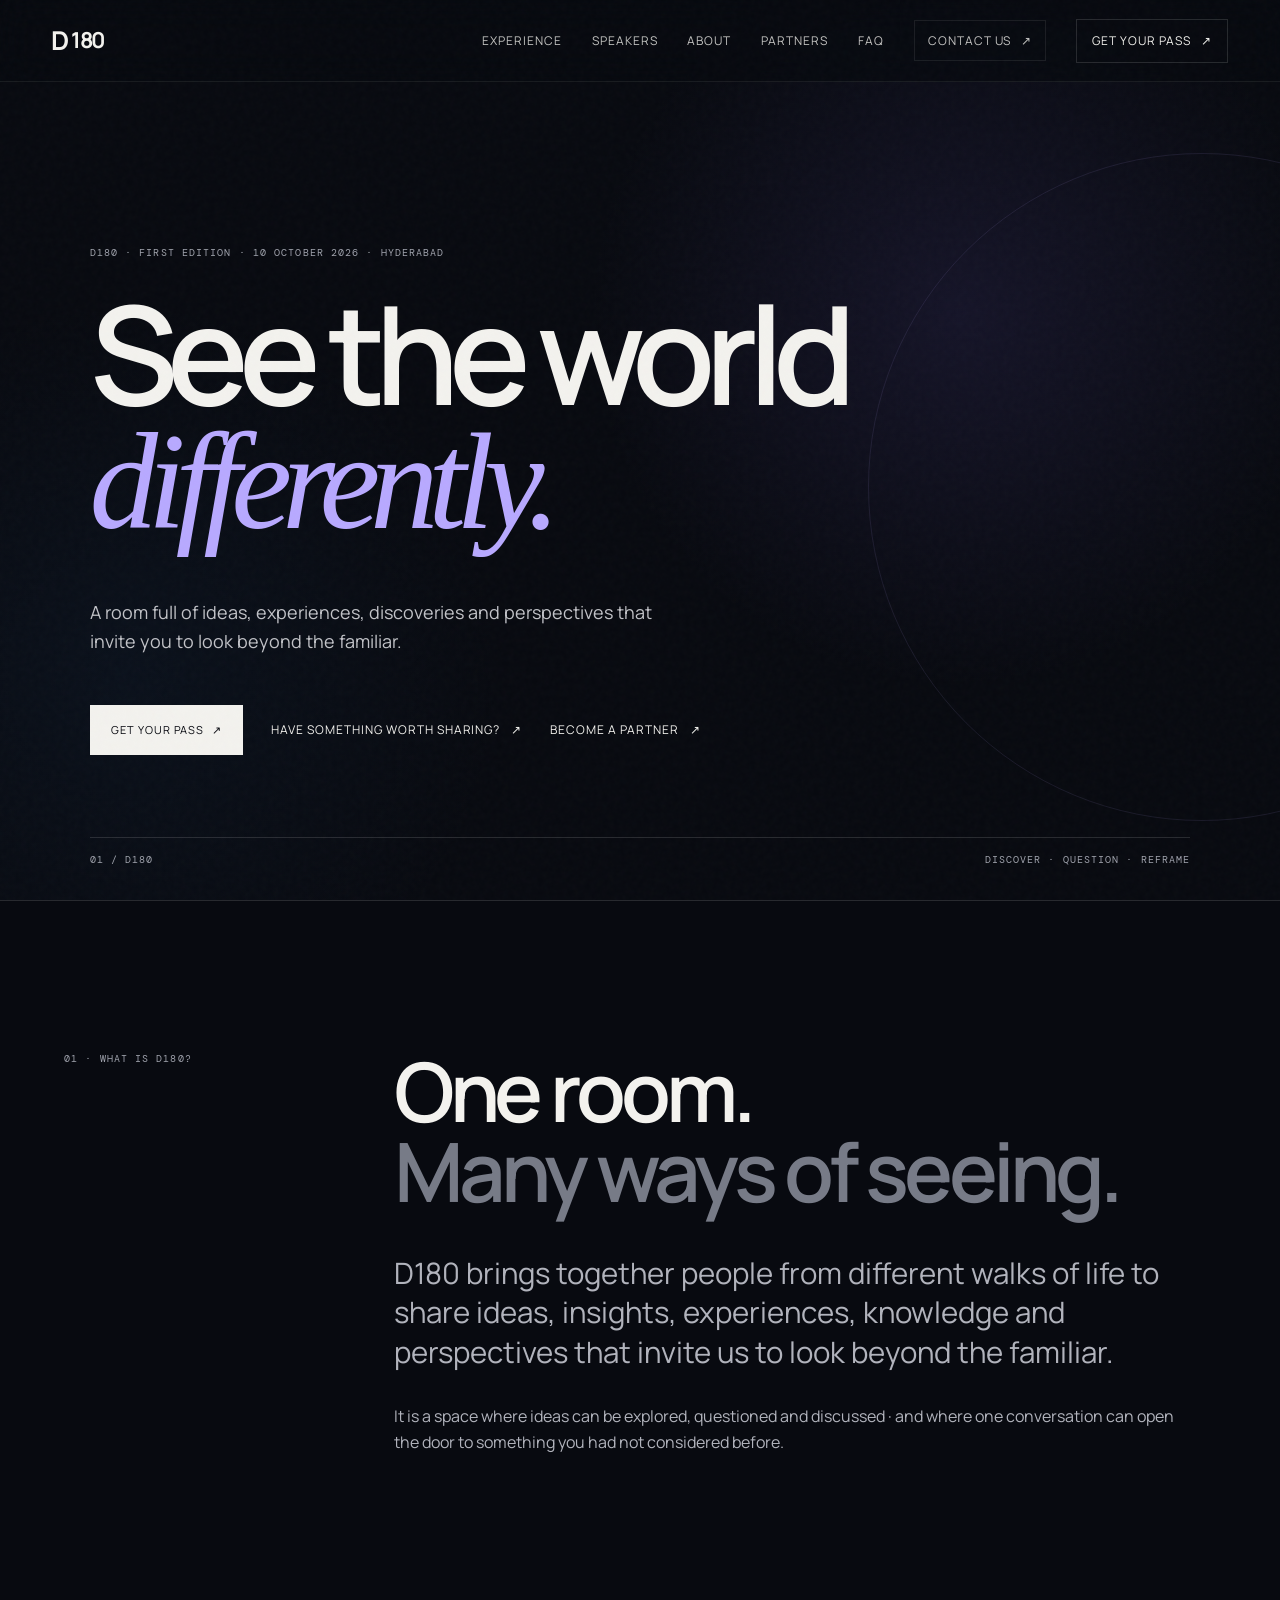
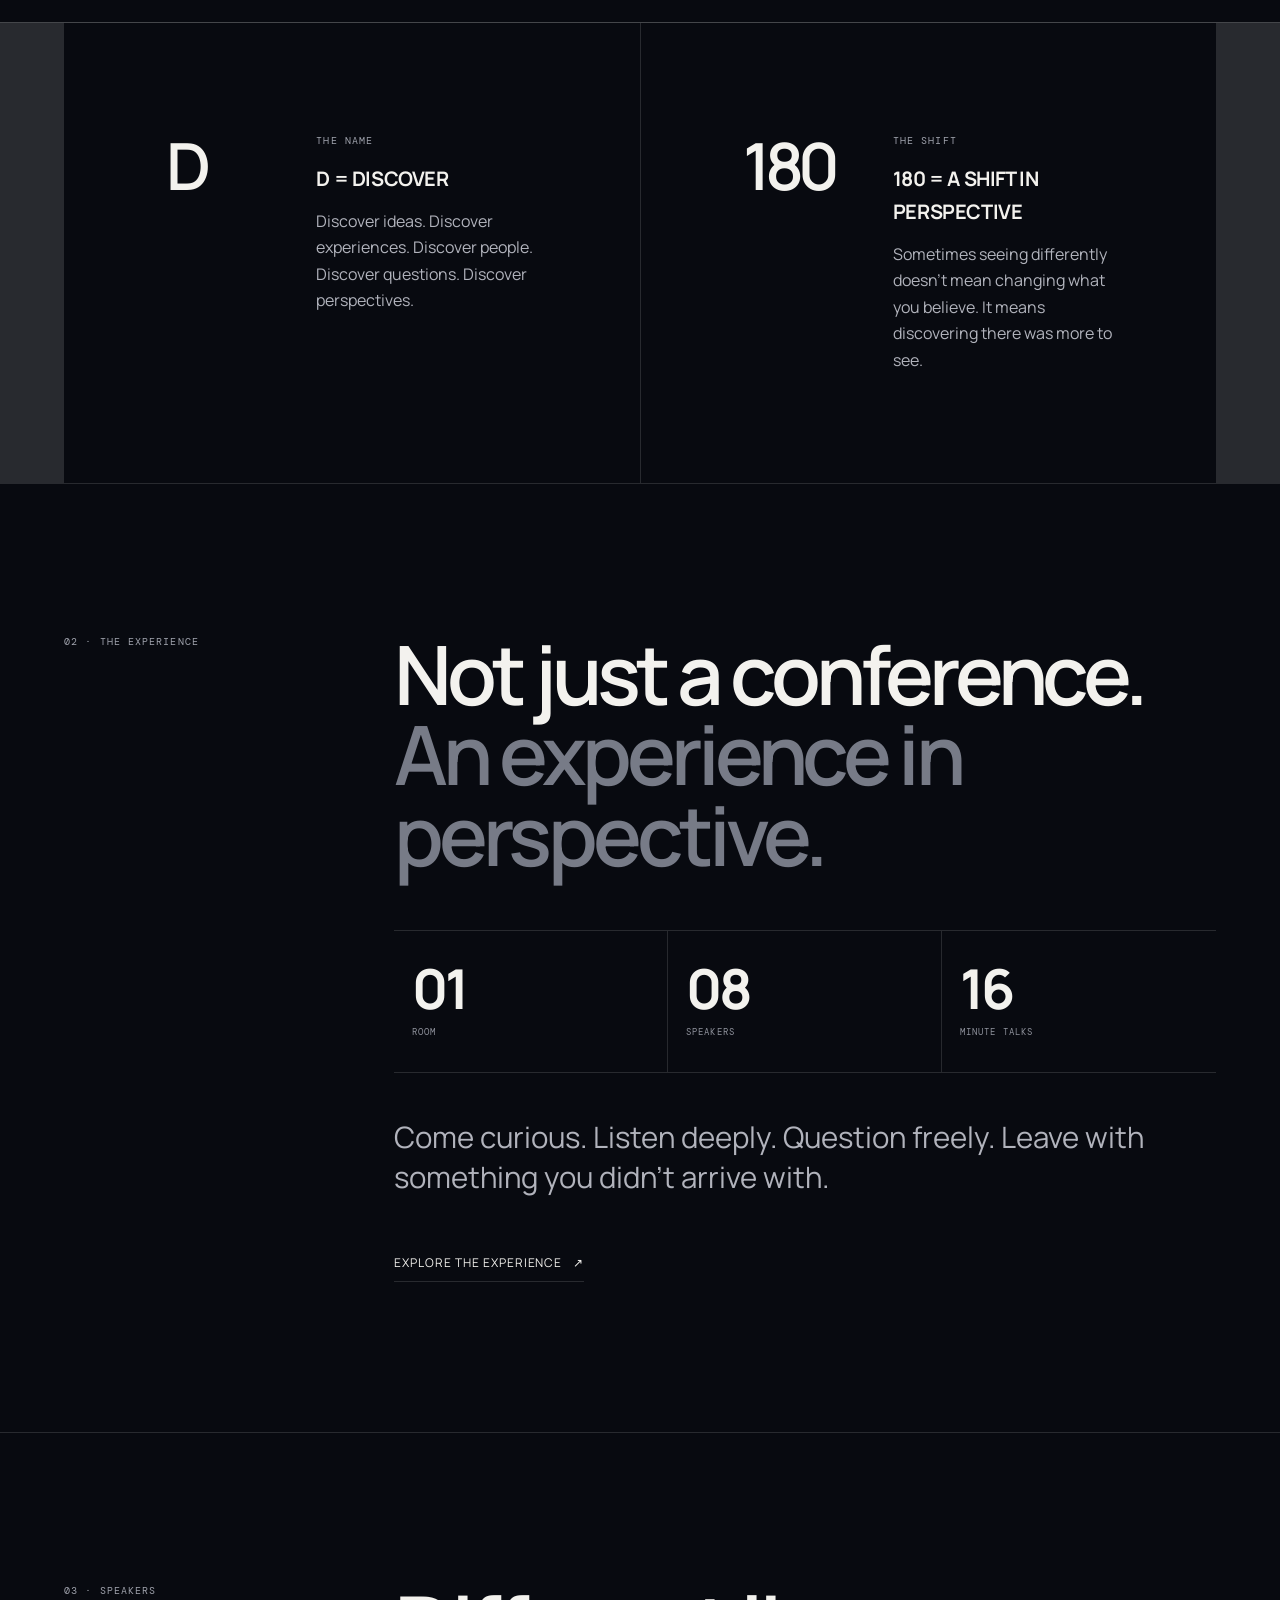
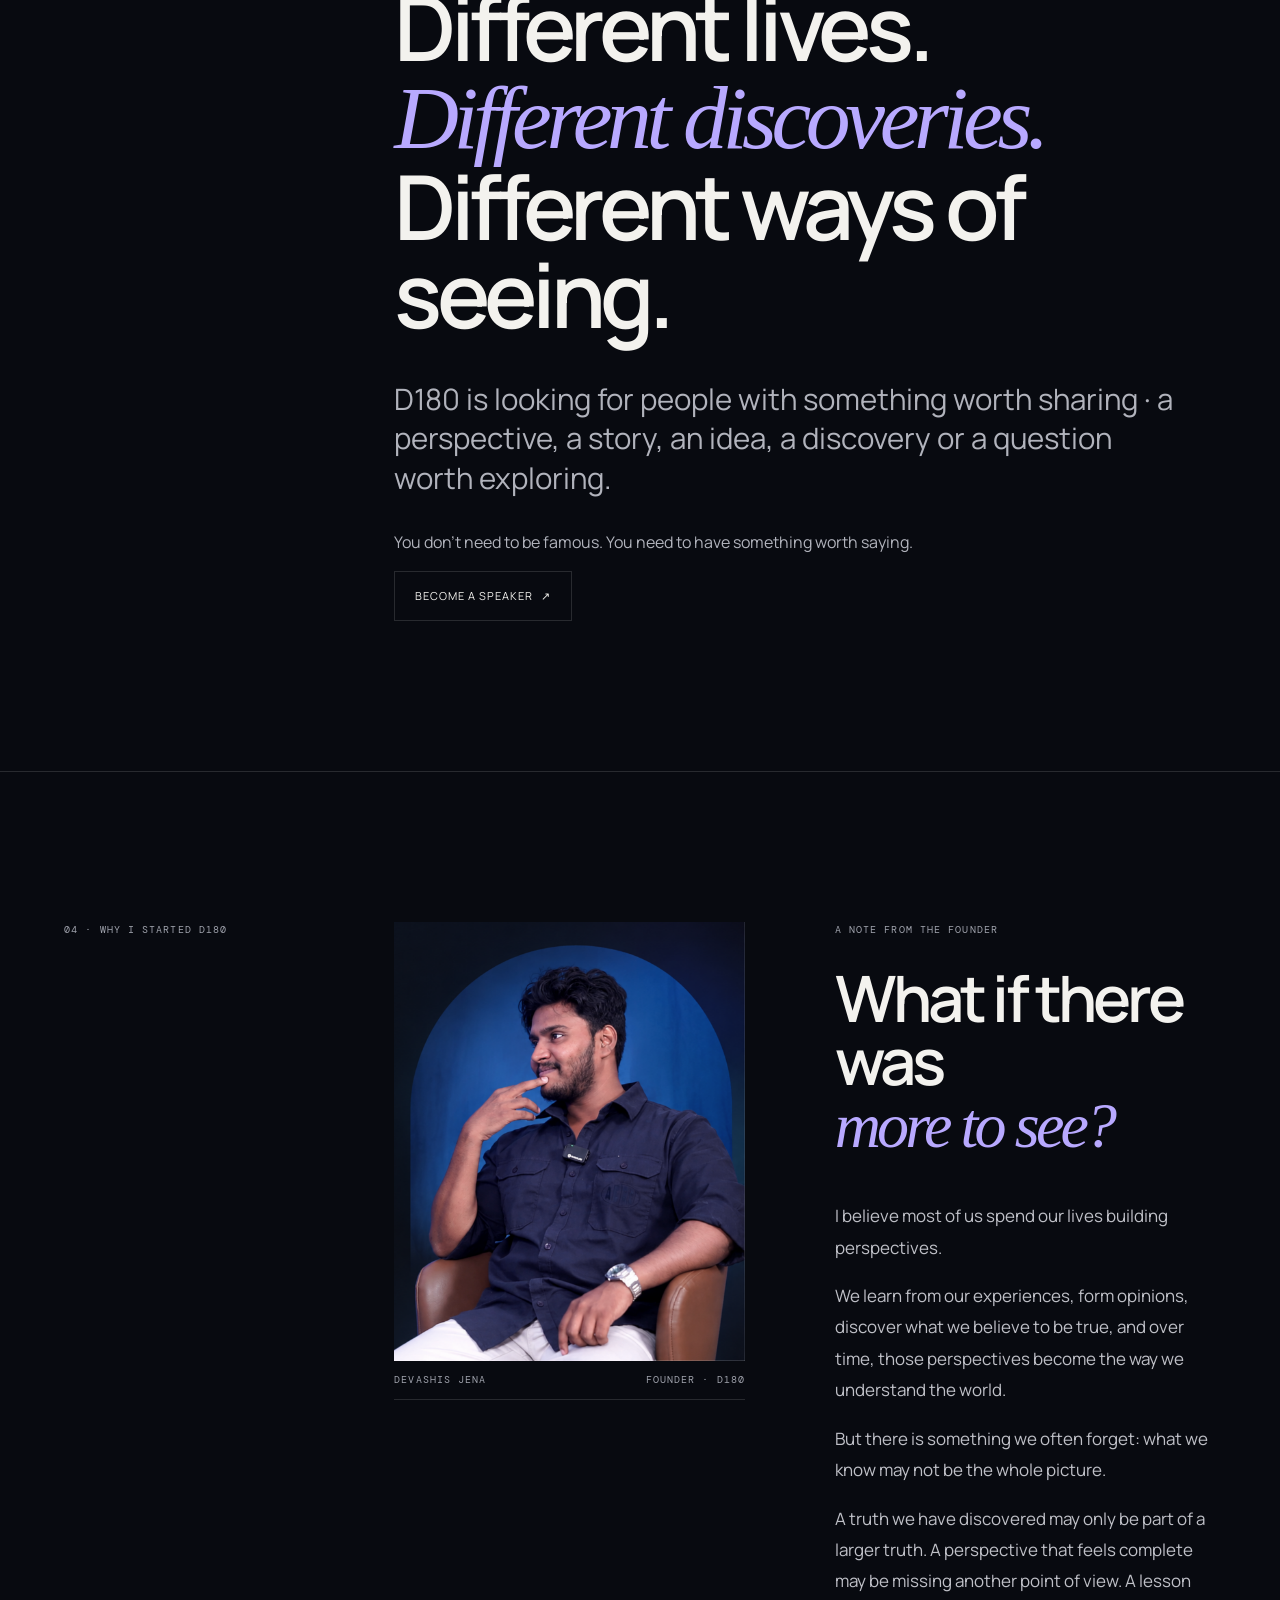
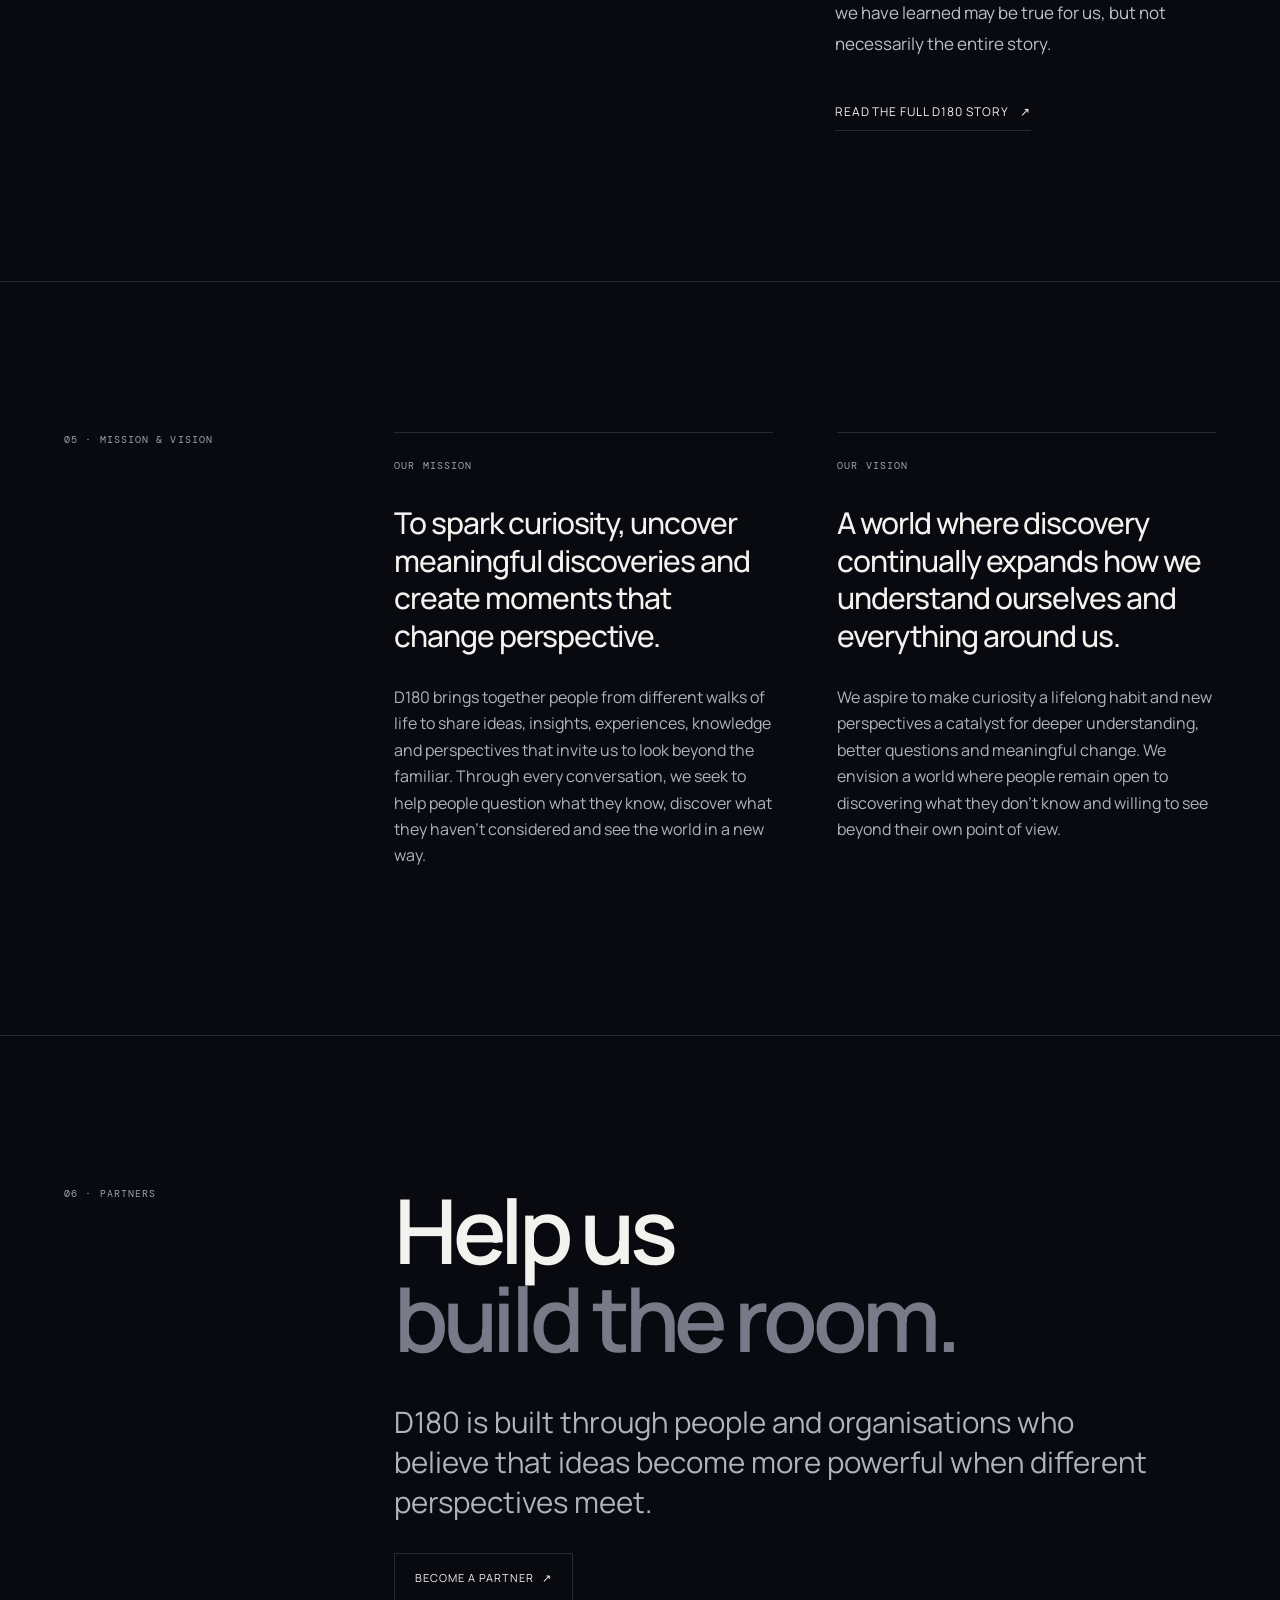
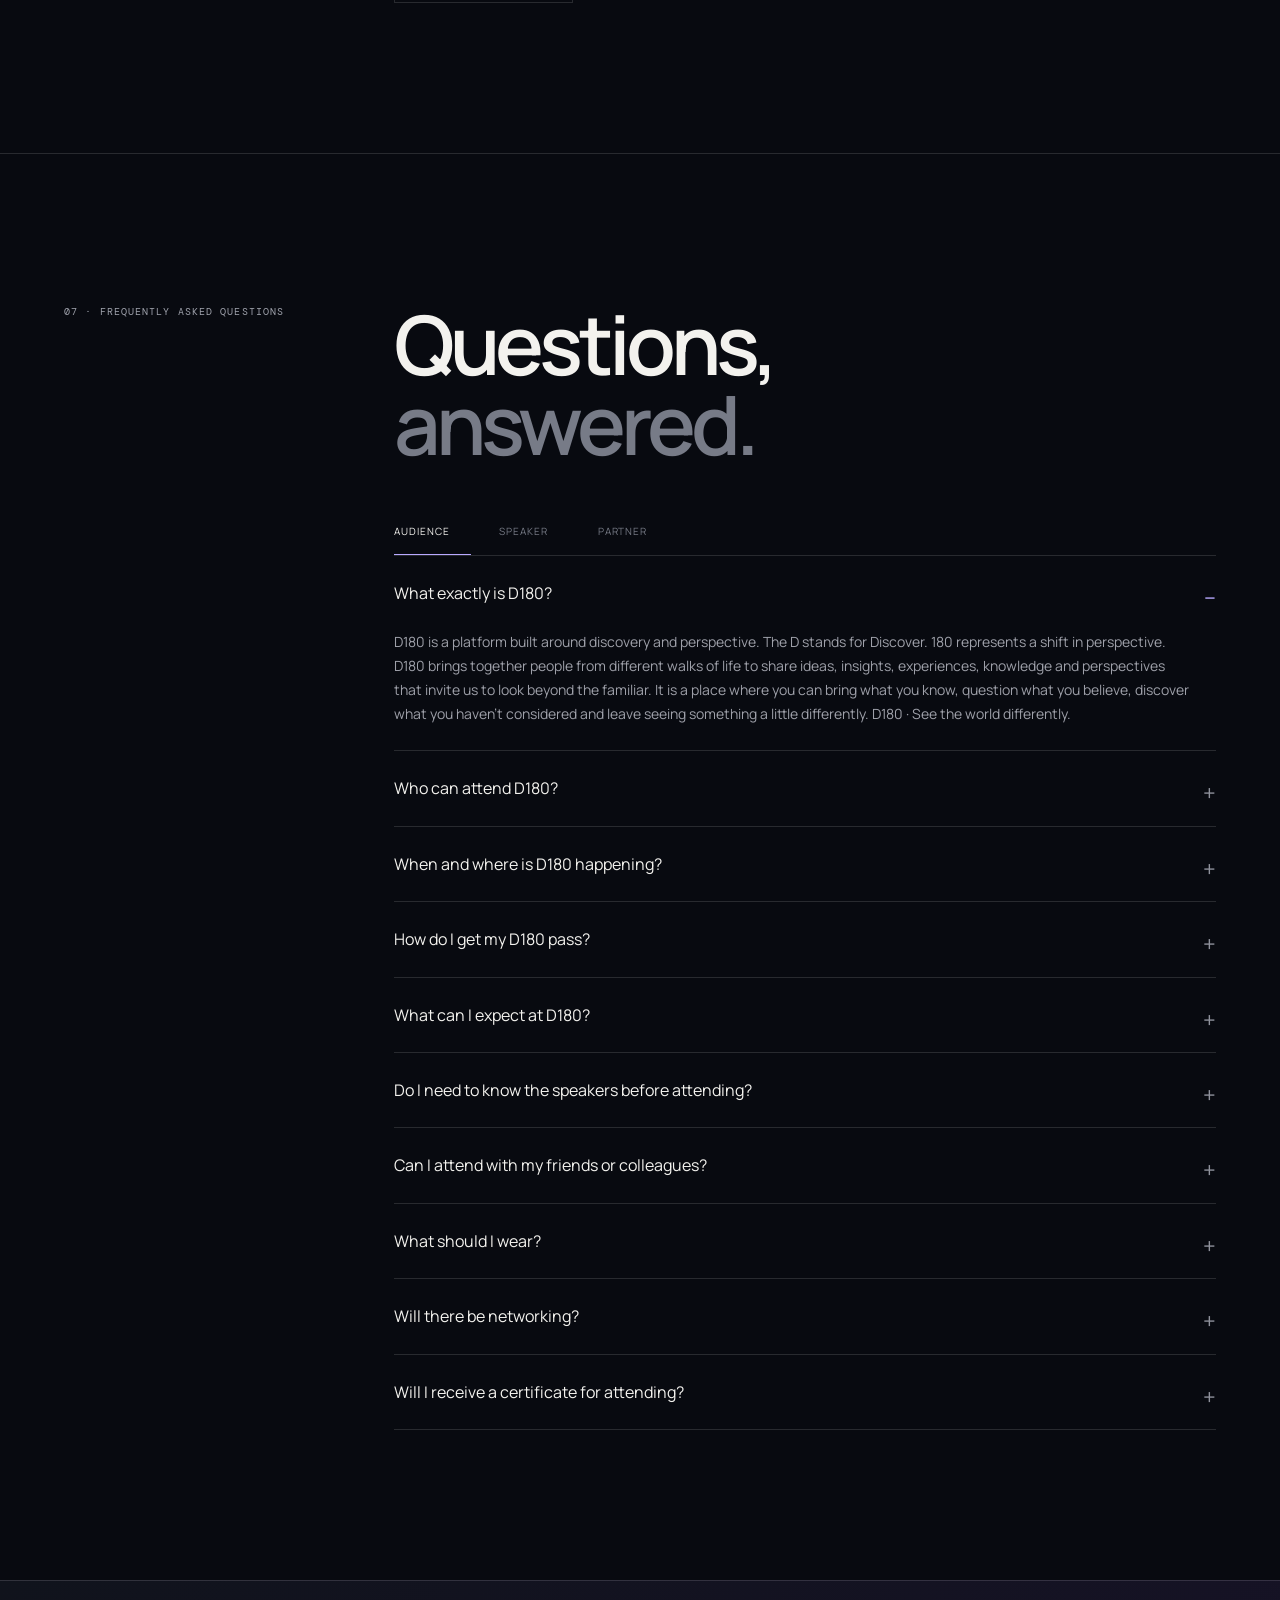
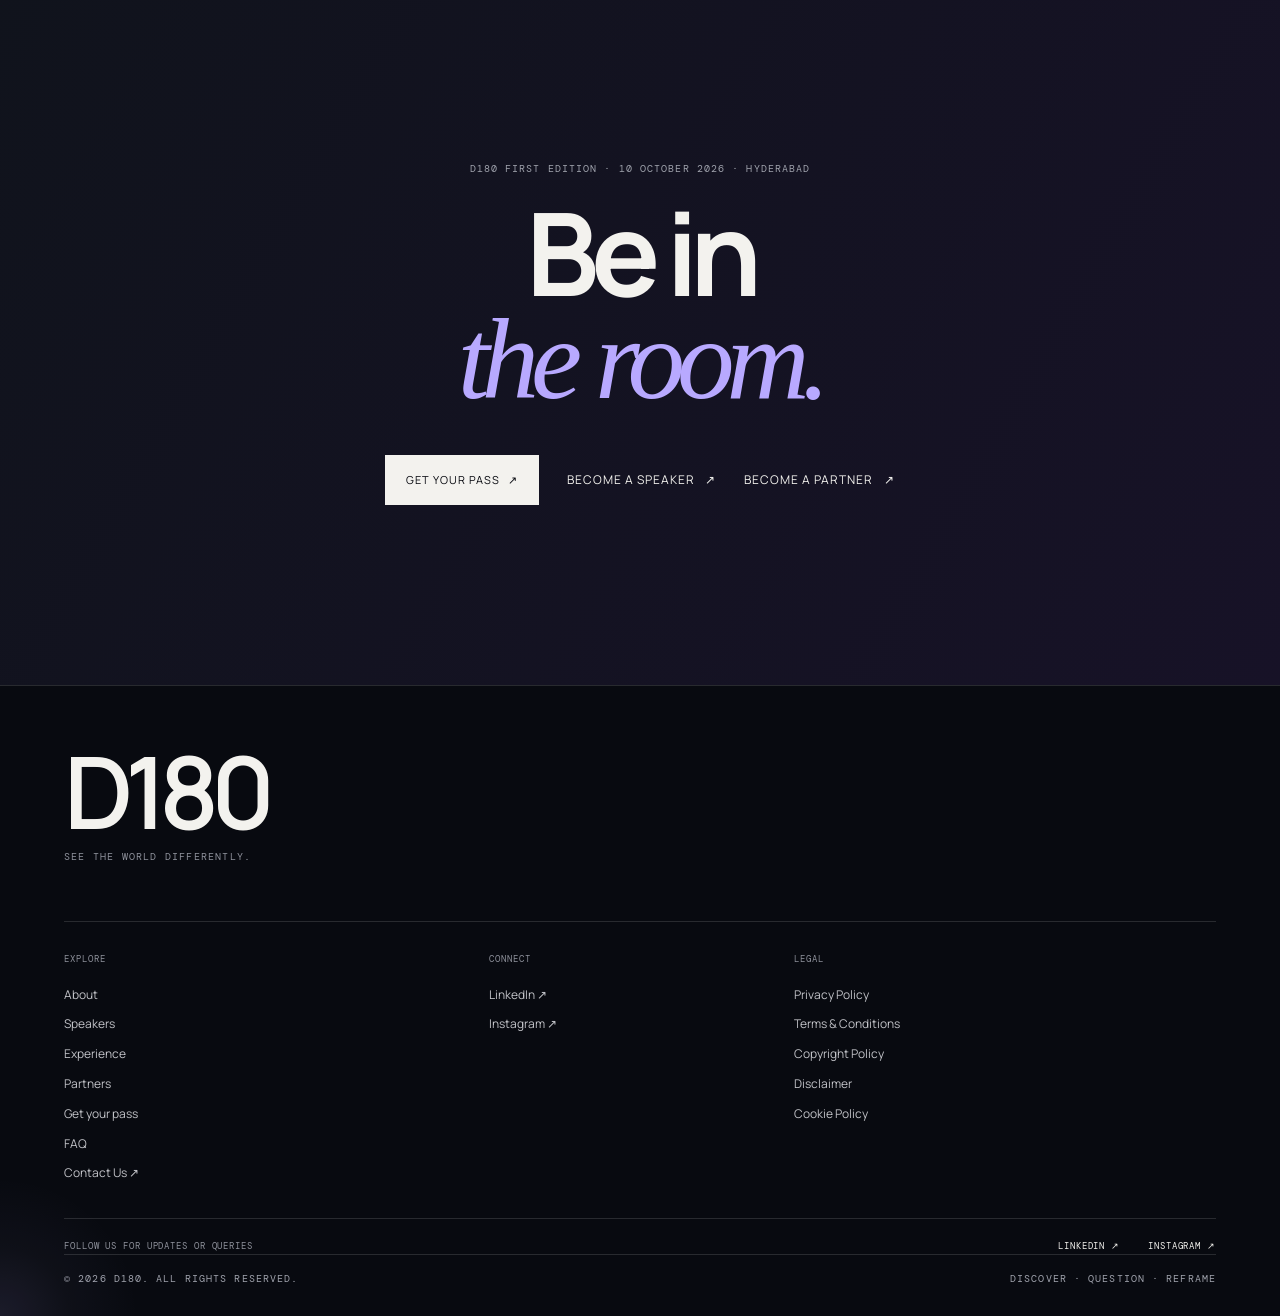
<file: index.html>
<!DOCTYPE html><html lang="en"><head><meta charset="UTF-8"><meta name="viewport" content="width=device-width, initial-scale=1.0"><meta name="description" content="D180 · See the world differently. A platform for ideas, discoveries, experiences and perspectives. First Edition · 10 October 2026 · Hyderabad."><meta name="theme-color" content="#080a10"><link rel="icon" type="image/png" sizes="32x32" href="assets/favicon.png"><link rel="apple-touch-icon" href="assets/apple-touch-icon.png"><title>D180 · See the world differently.</title><link rel="stylesheet" href="styles.css"></head><body><div class="noise"></div><header class="site-header"><a class="brand" href="index.html" aria-label="D180 home"><span class="brand-mark">D</span><span>180</span></a><button class="menu-toggle" aria-label="Open menu" aria-expanded="false"><span></span><span></span></button><nav class="nav"><a href="experience.html">Experience</a><a href="speakers.html">Speakers</a><a href="about.html">About</a><a href="partner.html">Partners</a><a href="index.html#faq">FAQ</a><a class="nav-contact" href="#" data-contact-link>Contact Us <span>↗</span></a><a class="nav-cta" href="pass.html">Get your pass <span>↗</span></a></nav></header><main><section class="hero"><div class="eyebrow">D180 · FIRST EDITION · 10 OCTOBER 2026 · HYDERABAD</div><h1>See the world<br><em>differently.</em></h1><p class="hero-copy">A room full of ideas, experiences, discoveries and perspectives that invite you to look beyond the familiar.</p><div class="hero-actions"><a class="button button-light" href="pass.html">Get your pass <span>↗</span></a><a class="text-link" href="speaker.html">Have something worth sharing? <span>↗</span></a><a class="text-link" href="partner.html">Become a partner <span>↗</span></a></div><div class="hero-bottom"><span>01 / D180</span><span>DISCOVER · QUESTION · REFRAME</span></div></section>
<section class="manifesto section"><div class="section-label">01 · WHAT IS D180?</div><div><h2>One room.<br><span>Many ways of seeing.</span></h2><p class="large-copy">D180 brings together people from different walks of life to share ideas, insights, experiences, knowledge and perspectives that invite us to look beyond the familiar.</p><p>It is a space where ideas can be explored, questioned and discussed · and where one conversation can open the door to something you had not considered before.</p></div></section>
<section class="meaning section"><div class="meaning-card"><div class="meaning-symbol">D</div><div><div class="eyebrow">THE NAME</div><h3>D = DISCOVER</h3><p>Discover ideas. Discover experiences. Discover people. Discover questions. Discover perspectives.</p></div></div><div class="meaning-card"><div class="meaning-symbol">180</div><div><div class="eyebrow">THE SHIFT</div><h3>180 = A SHIFT IN PERSPECTIVE</h3><p>Sometimes seeing differently doesn't mean changing what you believe. It means discovering there was more to see.</p></div></div></section>
<section class="experience-preview section"><div class="section-label">02 · THE EXPERIENCE</div><div><h2>Not just a conference.<br><span>An experience in perspective.</span></h2><div class="experience-grid"><div><strong>01</strong><span>ROOM</span></div><div><strong>08</strong><span>SPEAKERS</span></div><div><strong>16</strong><span>MINUTE TALKS</span></div></div><p class="large-copy">Come curious. Listen deeply. Question freely. Leave with something you didn't arrive with.</p><a class="arrow-link" href="experience.html">Explore the experience <span>↗</span></a></div></section>
<section class="speaker-call section"><div class="section-label">03 · SPEAKERS</div><div><h2>Different lives.<br><em>Different discoveries.</em><br>Different ways of seeing.</h2><p class="large-copy">D180 is looking for people with something worth sharing · a perspective, a story, an idea, a discovery or a question worth exploring.</p><p>You don't need to be famous. You need to have something worth saying.</p><a class="button button-outline" href="speaker.html">Become a speaker <span>↗</span></a></div></section>
<section class="founder section"><div class="section-label">04 · WHY I STARTED D180</div><div class="founder-layout"><div class="founder-photo-wrap"><img src="assets/founder.png" alt="D180 founder speaking on stage" class="founder-photo" onerror="this.onerror=null;this.src='assets/founder.png';"><div class="photo-caption"><span>Devashis Jena</span><span>FOUNDER · D180</span></div></div><div class="founder-story"><div class="eyebrow">A NOTE FROM THE FOUNDER</div><h2>What if there was<br><em>more to see?</em></h2><p>I believe most of us spend our lives building perspectives.</p><p>We learn from our experiences, form opinions, discover what we believe to be true, and over time, those perspectives become the way we understand the world.</p><p>But there is something we often forget: what we know may not be the whole picture.</p><p>A truth we have discovered may only be part of a larger truth. A perspective that feels complete may be missing another point of view. A lesson we have learned may be true for us, but not necessarily the entire story.</p><a class="arrow-link" href="about.html">Read the full D180 story <span>↗</span></a></div></div></section>
<section class="mission section"><div class="section-label">05 · MISSION & VISION</div><div class="mission-grid"><article><div class="eyebrow">OUR MISSION</div><h3>To spark curiosity, uncover meaningful discoveries and create moments that change perspective.</h3><p>D180 brings together people from different walks of life to share ideas, insights, experiences, knowledge and perspectives that invite us to look beyond the familiar. Through every conversation, we seek to help people question what they know, discover what they haven't considered and see the world in a new way.</p></article><article><div class="eyebrow">OUR VISION</div><h3>A world where discovery continually expands how we understand ourselves and everything around us.</h3><p>We aspire to make curiosity a lifelong habit and new perspectives a catalyst for deeper understanding, better questions and meaningful change. We envision a world where people remain open to discovering what they don't know and willing to see beyond their own point of view.</p></article></div></section>
<section class="partner-call section"><div class="section-label">06 · PARTNERS</div><div><h2>Help us<br><span>build the room.</span></h2><p class="large-copy">D180 is built through people and organisations who believe that ideas become more powerful when different perspectives meet.</p><a class="button button-outline" href="partner.html">Become a partner <span>↗</span></a></div></section><section class="faq section" id="faq"><div class="section-label">07 · FREQUENTLY ASKED QUESTIONS</div><div><h2>Questions,<br><span>answered.</span></h2><div class="faq-tabs" role="tablist" aria-label="FAQ categories"><button class="faq-tab active" data-tab="audience" role="tab" aria-selected="true">Audience</button><button class="faq-tab" data-tab="speaker" role="tab" aria-selected="false">Speaker</button><button class="faq-tab" data-tab="partner" role="tab" aria-selected="false">Partner</button></div>
<div class="faq-panel active" data-panel="audience">
<details open><summary>What exactly is D180?</summary><p>D180 is a platform built around discovery and perspective. The D stands for Discover. 180 represents a shift in perspective. D180 brings together people from different walks of life to share ideas, insights, experiences, knowledge and perspectives that invite us to look beyond the familiar. It is a place where you can bring what you know, question what you believe, discover what you haven't considered and leave seeing something a little differently. D180 · See the world differently.</p></details>
<details><summary>Who can attend D180?</summary><p>D180 is for anyone who is curious about ideas, experiences, discoveries and different perspectives. Students, professionals, founders, creators, educators and people from different walks of life are welcome.</p></details>
<details><summary>When and where is D180 happening?</summary><p>The D180 First Edition is happening on 10 October 2026 in Hyderabad. The final venue details will be shared with registered attendees.</p></details>
<details><summary>How do I get my D180 pass?</summary><p>Click GET YOUR PASS on the D180 website and complete the audience registration process. Once your registration is received, the D180 team will share the next steps with you.</p></details>
<details><summary>What can I expect at D180?</summary><p>D180 is built around conversations, stories, ideas, discoveries and perspectives. You can expect 16-minute talks, a carefully curated audience and a room designed to encourage curiosity, listening and meaningful conversations.</p></details>
<details><summary>Do I need to know the speakers before attending?</summary><p>No. D180 is not built only around familiar names. The focus is on what is being discovered, shared and questioned. You may walk into the room knowing very little about a speaker and leave thinking differently because of something they shared.</p></details>
<details><summary>Can I attend with my friends or colleagues?</summary><p>Yes. You can attend with friends, colleagues, classmates or members of your community, subject to pass availability.</p></details>
<details><summary>What should I wear?</summary><p>The dress code for D180 attendees is Smart Formals, Formals or Semi-Formals. We encourage you to dress in a way that feels polished, comfortable and appropriate for the D180 experience.</p></details>
<details><summary>Will there be networking?</summary><p>Yes. D180 is designed not only around the stage, but also around the people in the room. There will be opportunities to meet and interact with people from different backgrounds, professions and walks of life.</p></details>
<details><summary>Will I receive a certificate for attending?</summary><p>Yes. Every registered attendee who attends D180 will receive a certificate of participation.</p></details>
</div>
<div class="faq-panel" data-panel="speaker">
<details open><summary>Who can apply to speak at D180?</summary><p>Anyone with something worth sharing can apply. You could have a perspective, story, idea, discovery or question that deserves to be explored. You don't need to be famous. You need to have something worth saying.</p></details>
<details><summary>How long is a D180 talk?</summary><p>Each D180 talk is designed around a 16-minute format. The idea is to give one meaningful idea or story enough space to be explored without losing the energy of the room.</p></details>
<details><summary>What kind of topics are you looking for?</summary><p>D180 is intentionally broad. We are looking for ideas, discoveries, experiences and perspectives from different fields and walks of life. The question is less “What is your profession?” and more: “What have you discovered that others might benefit from seeing?”</p></details>
<details><summary>Do I need to be an experienced speaker?</summary><p>No. You don't need to be a professional speaker or someone who has spoken on large stages before. What matters is whether you have something meaningful to share and can communicate it honestly and clearly.</p></details>
<details><summary>Do I need to be famous or well-known?</summary><p>No. D180 is not about celebrity or popularity. It is about bringing different people and different ways of seeing into the same room.</p></details>
<details><summary>Can I talk about my business, company or work?</summary><p>Your work can absolutely be part of your story. However, D180 talks are not intended to be sales pitches or advertisements. The audience should leave with an idea, discovery, experience or perspective · not simply a promotion.</p></details>
<details><summary>Can I apply if I am a student?</summary><p>Yes. A meaningful discovery does not depend on age or designation. If you have an idea, experience, perspective or question that you believe is worth sharing, you can apply.</p></details>
<details><summary>Does applying guarantee that I will be selected?</summary><p>No. Submitting an application does not guarantee a speaking opportunity. The D180 team will review applications and contact selected speakers regarding the next steps.</p></details>
<details><summary>Can I apply more than once?</summary><p>No. Please submit one application per person. Make sure your application represents the idea, story, perspective or discovery you genuinely want to bring to the D180 stage.</p></details>
<details><summary>What happens after I apply?</summary><p>The D180 team will review your submission. If your proposal is shortlisted, the team will contact you regarding the next stage, including refining the idea and preparing the talk.</p></details>
<details><summary>What is the dress code for speakers?</summary><p>The dress code for D180 speakers is Smart Formals, Formals or Semi-Formals. We encourage speakers to choose an outfit that feels polished, comfortable and reflects the professional nature of the D180 stage.</p></details>
<div class="faq-cta"><a class="arrow-link" href="speaker.html">Read speaker details & apply <span>↗</span></a></div></div>
<div class="faq-panel" data-panel="partner">
<details open><summary>Who can become a D180 partner?</summary><p>Organisations, companies, brands, institutions and communities that want to contribute to the D180 experience can explore partnership opportunities.</p></details>
<details><summary>What types of partnerships are available?</summary><p>D180 can explore different forms of partnership, including Title Partner, Knowledge Partner, Production & Technology Partner, Venue Partner, Hospitality Partner, Travel Partner, Campus Partner, Media Partner, Community Partner, Wellness Partner and Strategic Partner. The final structure can be discussed based on the nature of the partnership.</p></details>
<details><summary>What does a D180 partner receive?</summary><p>Depending on the partnership, opportunities may include brand visibility, stage recognition, audience engagement, content opportunities, networking and association with the D180 experience. Specific benefits will depend on the partnership structure.</p></details>
<details><summary>Can we create a customised partnership?</summary><p>Yes. D180 is open to exploring partnerships built around the partner's objectives, capabilities and the kind of experience they want to help create.</p></details>
<details><summary>Does a company have to become the Title Partner?</summary><p>No. There are multiple ways to contribute to D180 beyond a title partnership. An organisation can support D180 through knowledge, technology, production, venue, media, community, hospitality or other strategic contributions.</p></details>
<details><summary>Can we become a partner without providing financial sponsorship?</summary><p>Yes. D180 welcomes both financial and non-financial partnerships where an organisation can contribute meaningful resources, expertise, reach, infrastructure or capabilities.</p></details>
<details><summary>How do we become a D180 partner?</summary><p>Complete the BECOME A PARTNER form on the website. The D180 team will review your enquiry and connect with you to understand what you would like to build with D180.</p></details>
<details><summary>Can media organisations or communities partner with D180?</summary><p>Yes. D180 can explore media and community partnerships that help bring the conversations and discoveries beyond the physical room.</p></details>
<details><summary>Can we partner with D180 for future editions as well?</summary><p>Yes. D180 is being built as a long-term platform, and partnerships can potentially extend beyond the First Edition. Existing partners will have the first right to renew their partnership for future editions before the opportunity is opened to others.</p></details>
<details><summary>What is the dress code for D180 partners?</summary><p>The dress code for D180 partners is Smart Formals, Formals or Semi-Formals. We encourage partners and representatives attending the event to dress in a polished and professional manner appropriate for the D180 experience.</p></details>
<div class="faq-cta"><a class="arrow-link" href="partner.html">Explore partnership opportunities <span>↗</span></a></div></div></div></section><section class="final-cta"><div class="eyebrow">D180 FIRST EDITION · 10 OCTOBER 2026 · HYDERABAD</div><h2>Be in<br><em>the room.</em></h2><div class="hero-actions"><a class="button button-light" href="pass.html">Get your pass <span>↗</span></a><a class="text-link text-link-light" href="speaker.html">Become a speaker <span>↗</span></a><a class="text-link text-link-light" href="partner.html">Become a partner <span>↗</span></a></div></section></main><footer class="site-footer">
<div class="footer-brand">D180</div>
<div class="footer-tagline">SEE THE WORLD DIFFERENTLY.</div>
<div class="footer-columns">
  <div><div class="footer-heading">Explore</div><div class="footer-links"><a href="about.html">About</a><a href="speakers.html">Speakers</a><a href="experience.html">Experience</a><a href="partner.html">Partners</a><a href="pass.html">Get your pass</a><a href="index.html#faq">FAQ</a><a href="#" data-contact-link>Contact Us ↗</a></div></div>
  <div><div class="footer-heading">Connect</div><div class="footer-links"><a href="https://www.linkedin.com/company/d180/" target="_blank" rel="noopener noreferrer">LinkedIn ↗</a><a href="https://www.instagram.com/d180_official/" target="_blank" rel="noopener noreferrer">Instagram ↗</a></div></div>
  <div><div class="footer-heading">Legal</div><div class="footer-links"><a href="privacy-policy.html">Privacy Policy</a><a href="terms.html">Terms &amp; Conditions</a><a href="copyright.html">Copyright Policy</a><a href="disclaimer.html">Disclaimer</a><a href="cookies.html">Cookie Policy</a></div></div>
</div>
<div class="footer-social"><span>FOLLOW US FOR UPDATES OR QUERIES</span><div><a href="https://www.linkedin.com/company/d180/" target="_blank" rel="noopener noreferrer" aria-label="D180 on LinkedIn">LinkedIn ↗</a><a href="https://www.instagram.com/d180_official/" target="_blank" rel="noopener noreferrer" aria-label="D180 on Instagram">Instagram ↗</a></div></div>
<div class="footer-bottom"><span>© 2026 D180. All Rights Reserved.</span><span>DISCOVER · QUESTION · REFRAME</span></div>
</footer><script src="script.js"></script></body></html>
</file>
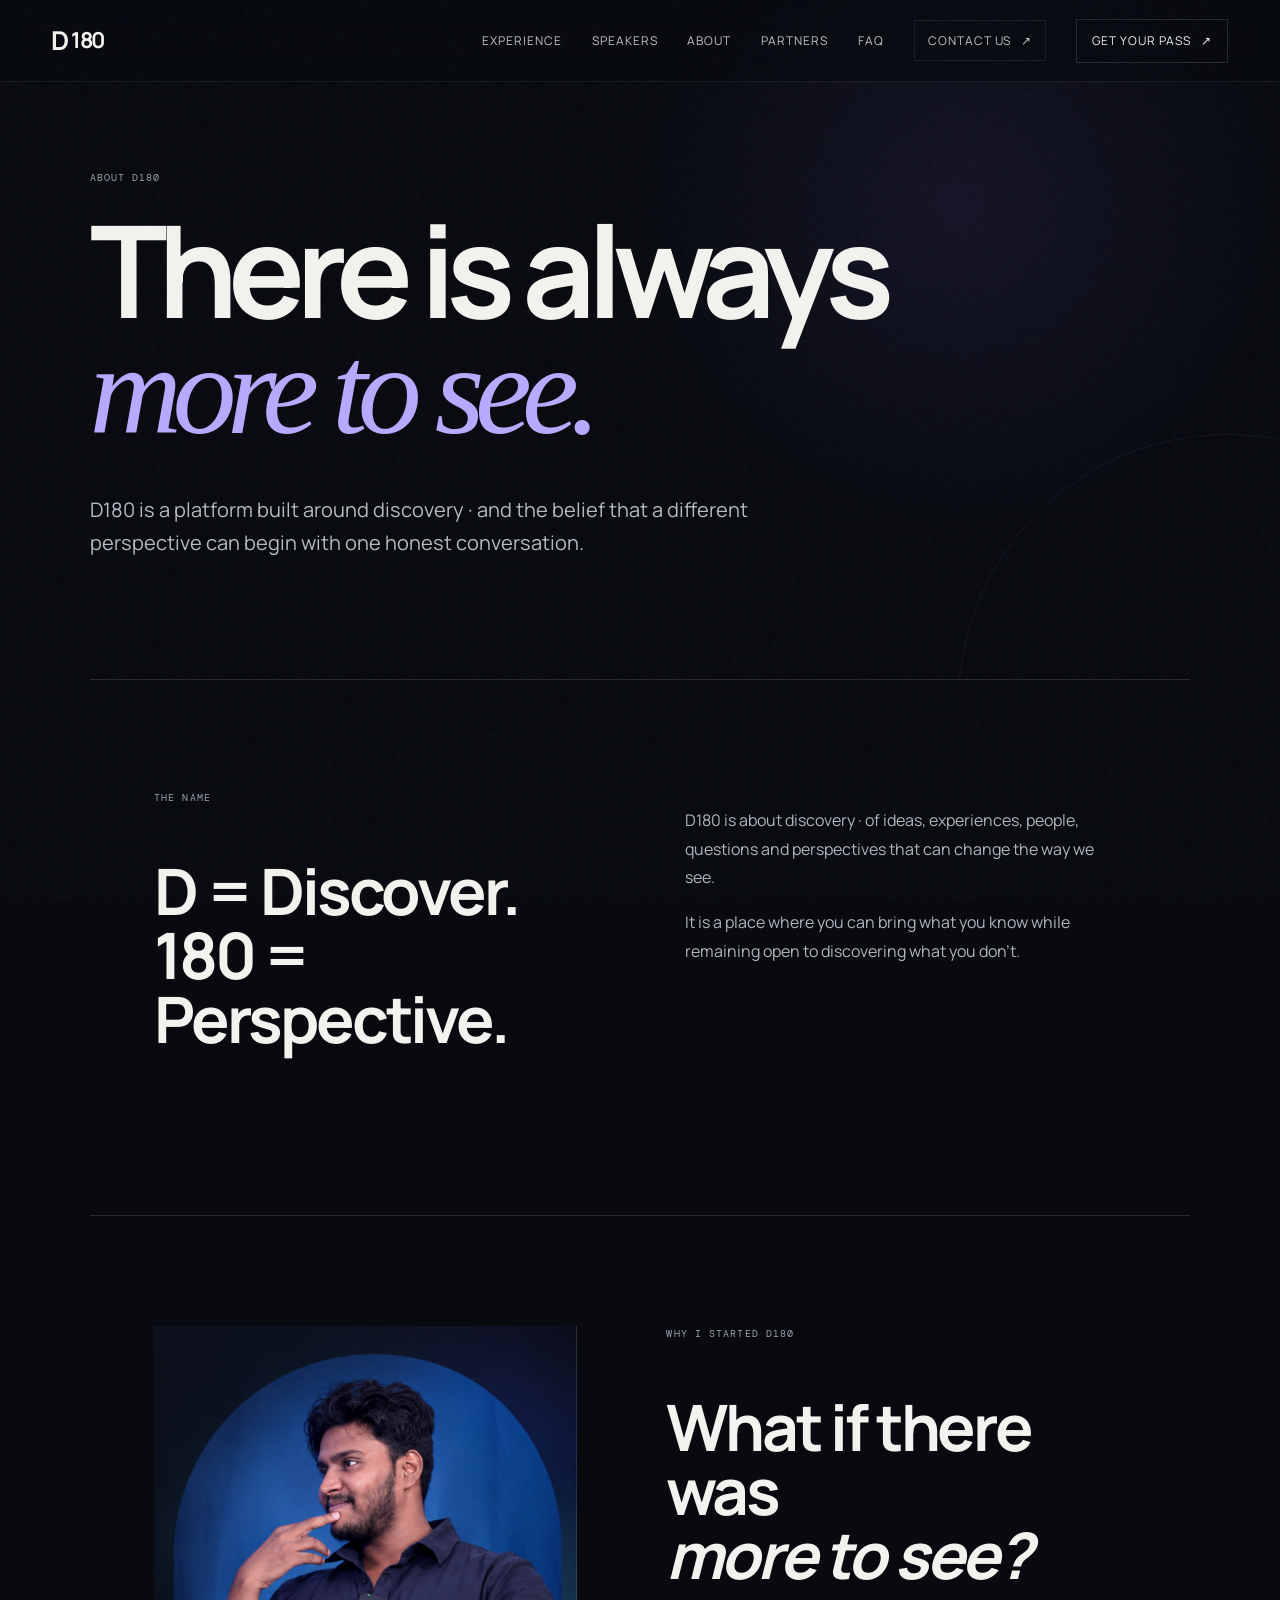
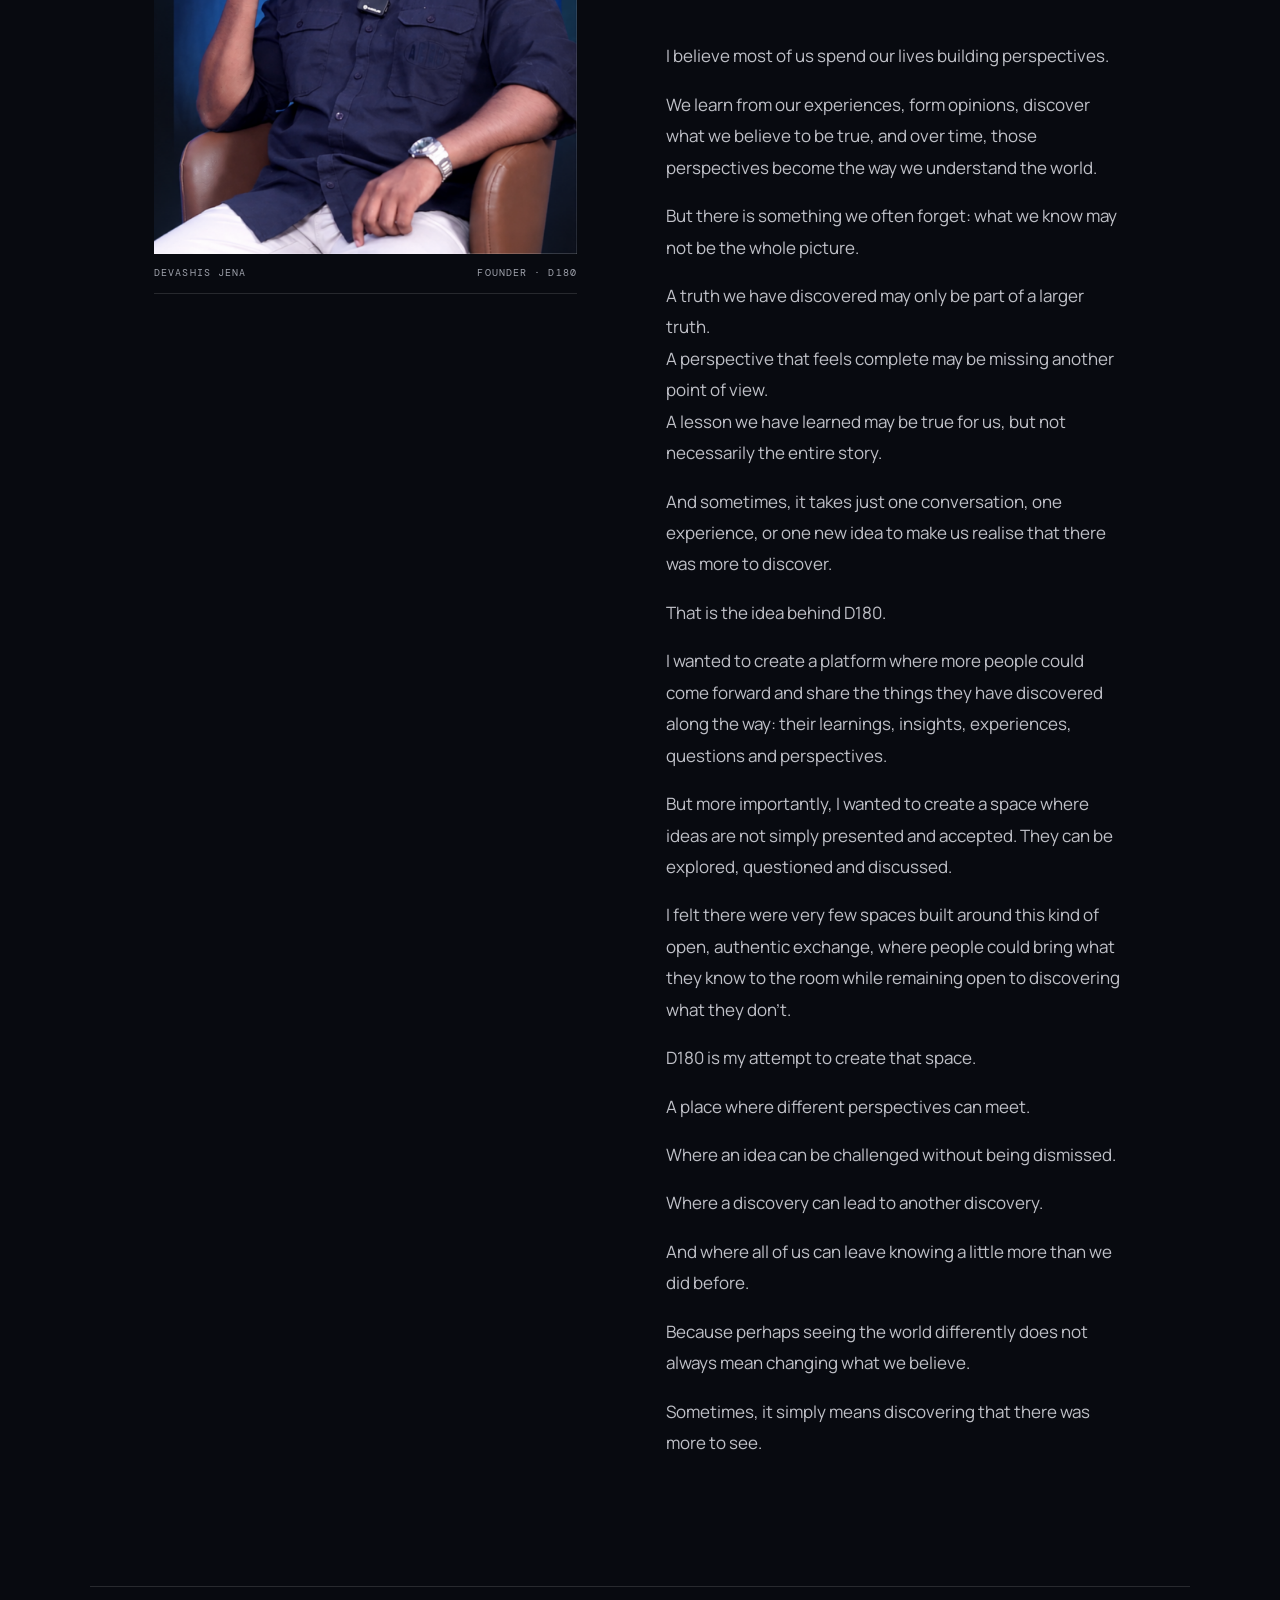
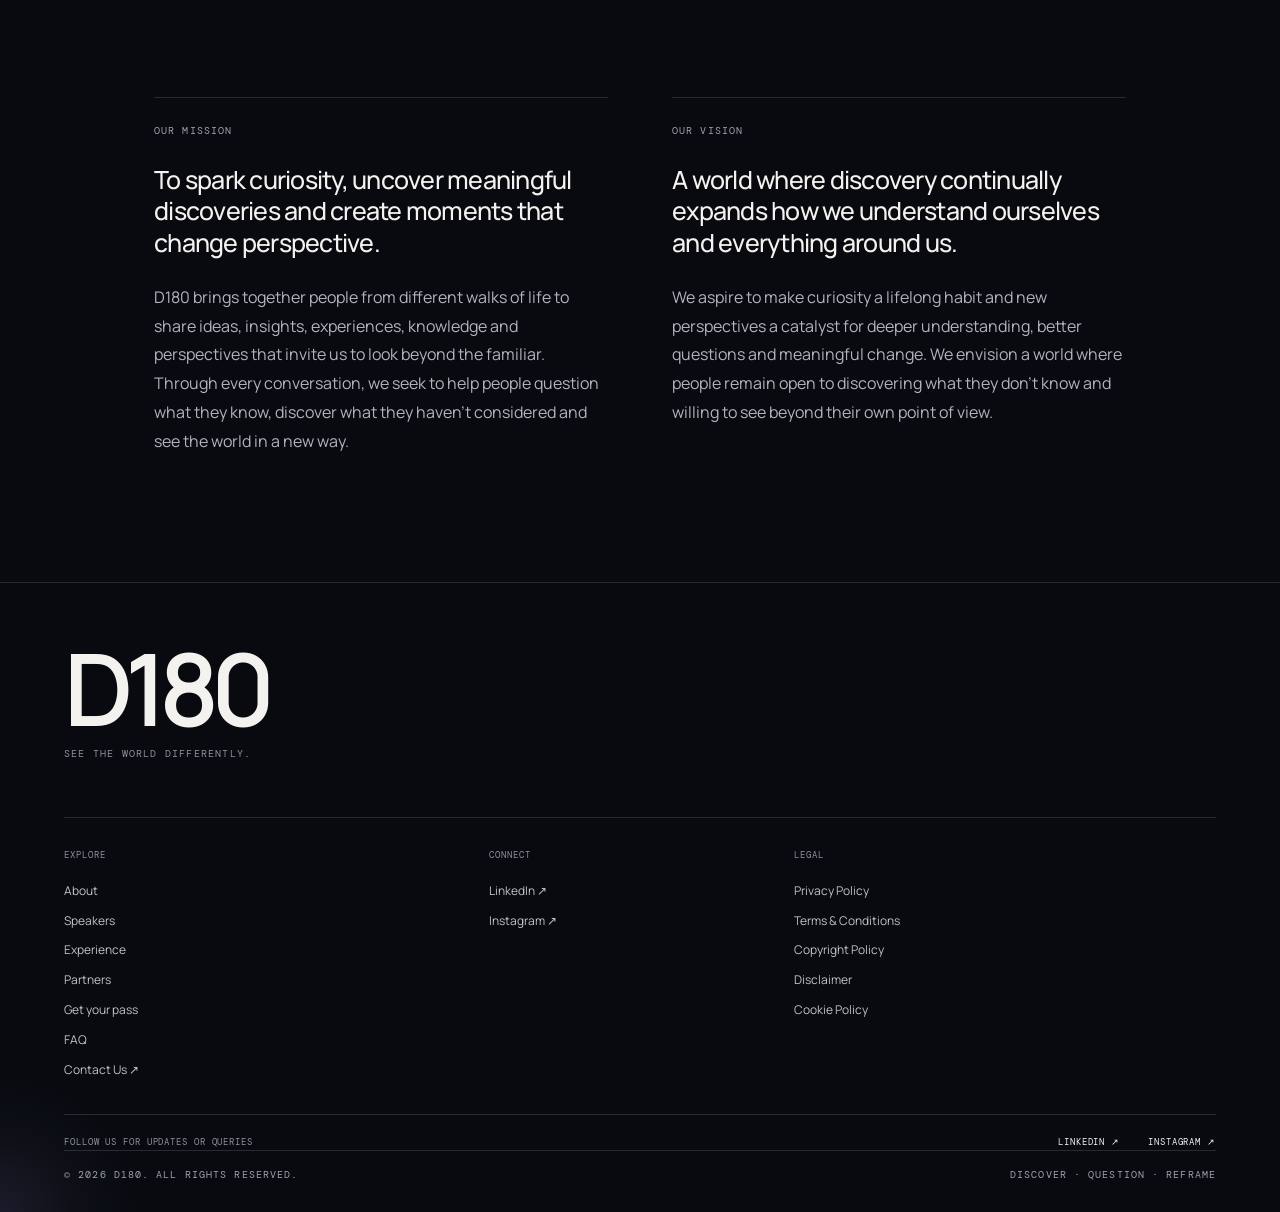
<file: about.html>
<!DOCTYPE html><html lang="en"><head><meta charset="UTF-8"><meta name="viewport" content="width=device-width, initial-scale=1.0"><meta name="description" content="Why D180 exists, its mission and vision, and the founder story."><meta name="theme-color" content="#080a10"><link rel="icon" type="image/png" sizes="32x32" href="assets/favicon.png"><link rel="apple-touch-icon" href="assets/apple-touch-icon.png"><title>About D180</title><link rel="preload" as="image" href="assets/founder.png"><link rel="stylesheet" href="styles.css"></head><body><div class="noise"></div><header class="site-header"><a class="brand" href="index.html" aria-label="D180 home"><span class="brand-mark">D</span><span>180</span></a><button class="menu-toggle" aria-label="Open menu" aria-expanded="false"><span></span><span></span></button><nav class="nav"><a href="experience.html">Experience</a><a href="speakers.html">Speakers</a><a href="about.html">About</a><a href="partner.html">Partners</a><a href="index.html#faq">FAQ</a><a class="nav-contact" href="#" data-contact-link>Contact Us <span>↗</span></a><a class="nav-cta" href="pass.html">Get your pass <span>↗</span></a></nav></header><main><section class="page-hero"><div class="eyebrow">ABOUT D180</div><h1>There is always<br><em>more to see.</em></h1><p class="page-intro">D180 is a platform built around discovery · and the belief that a different perspective can begin with one honest conversation.</p></section><section class="content-section"><div class="two-col"><div><div class="eyebrow">THE NAME</div><h2>D = Discover.<br>180 = Perspective.</h2></div><div><p>D180 is about discovery · of ideas, experiences, people, questions and perspectives that can change the way we see.</p><p>It is a place where you can bring what you know while remaining open to discovering what you don't.</p></div></div></section><section class="content-section"><div class="founder-layout"><div class="founder-photo-wrap"><img src="assets/founder.png" alt="Devashis Jena, founder of D180, speaking on stage" class="founder-photo" onerror="this.onerror=null;this.src='assets/founder.png';"><div class="photo-caption"><span>Devashis Jena</span><span>FOUNDER · D180</span></div></div><div class="full-story"><div class="eyebrow">WHY I STARTED D180</div><h2>What if there was<br><em>more to see?</em></h2><p>I believe most of us spend our lives building perspectives.</p><p>We learn from our experiences, form opinions, discover what we believe to be true, and over time, those perspectives become the way we understand the world.</p><p>But there is something we often forget: what we know may not be the whole picture.</p><p>A truth we have discovered may only be part of a larger truth.<br>A perspective that feels complete may be missing another point of view.<br>A lesson we have learned may be true for us, but not necessarily the entire story.</p><p>And sometimes, it takes just one conversation, one experience, or one new idea to make us realise that there was more to discover.</p><p>That is the idea behind D180.</p><p>I wanted to create a platform where more people could come forward and share the things they have discovered along the way: their learnings, insights, experiences, questions and perspectives.</p><p>But more importantly, I wanted to create a space where ideas are not simply presented and accepted. They can be explored, questioned and discussed.</p><p>I felt there were very few spaces built around this kind of open, authentic exchange, where people could bring what they know to the room while remaining open to discovering what they don’t.</p><p>D180 is my attempt to create that space.</p><p>A place where different perspectives can meet.</p><p>Where an idea can be challenged without being dismissed.</p><p>Where a discovery can lead to another discovery.</p><p>And where all of us can leave knowing a little more than we did before.</p><p>Because perhaps seeing the world differently does not always mean changing what we believe.</p><p>Sometimes, it simply means discovering that there was more to see.</p></div></div></section><section class="content-section"><div class="mission-grid"><article><div class="eyebrow">OUR MISSION</div><h3>To spark curiosity, uncover meaningful discoveries and create moments that change perspective.</h3><p>D180 brings together people from different walks of life to share ideas, insights, experiences, knowledge and perspectives that invite us to look beyond the familiar. Through every conversation, we seek to help people question what they know, discover what they haven't considered and see the world in a new way.</p></article><article><div class="eyebrow">OUR VISION</div><h3>A world where discovery continually expands how we understand ourselves and everything around us.</h3><p>We aspire to make curiosity a lifelong habit and new perspectives a catalyst for deeper understanding, better questions and meaningful change. We envision a world where people remain open to discovering what they don't know and willing to see beyond their own point of view.</p></article></div></section></main><footer class="site-footer">
<div class="footer-brand">D180</div>
<div class="footer-tagline">SEE THE WORLD DIFFERENTLY.</div>
<div class="footer-columns">
  <div><div class="footer-heading">Explore</div><div class="footer-links"><a href="about.html">About</a><a href="speakers.html">Speakers</a><a href="experience.html">Experience</a><a href="partner.html">Partners</a><a href="pass.html">Get your pass</a><a href="index.html#faq">FAQ</a><a href="#" data-contact-link>Contact Us ↗</a></div></div>
  <div><div class="footer-heading">Connect</div><div class="footer-links"><a href="https://www.linkedin.com/company/d180/" target="_blank" rel="noopener noreferrer">LinkedIn ↗</a><a href="https://www.instagram.com/d180_official/" target="_blank" rel="noopener noreferrer">Instagram ↗</a></div></div>
  <div><div class="footer-heading">Legal</div><div class="footer-links"><a href="privacy-policy.html">Privacy Policy</a><a href="terms.html">Terms &amp; Conditions</a><a href="copyright.html">Copyright Policy</a><a href="disclaimer.html">Disclaimer</a><a href="cookies.html">Cookie Policy</a></div></div>
</div>
<div class="footer-social"><span>FOLLOW US FOR UPDATES OR QUERIES</span><div><a href="https://www.linkedin.com/company/d180/" target="_blank" rel="noopener noreferrer" aria-label="D180 on LinkedIn">LinkedIn ↗</a><a href="https://www.instagram.com/d180_official/" target="_blank" rel="noopener noreferrer" aria-label="D180 on Instagram">Instagram ↗</a></div></div>
<div class="footer-bottom"><span>© 2026 D180. All Rights Reserved.</span><span>DISCOVER · QUESTION · REFRAME</span></div>
</footer><script src="script.js"></script></body></html>
</file>
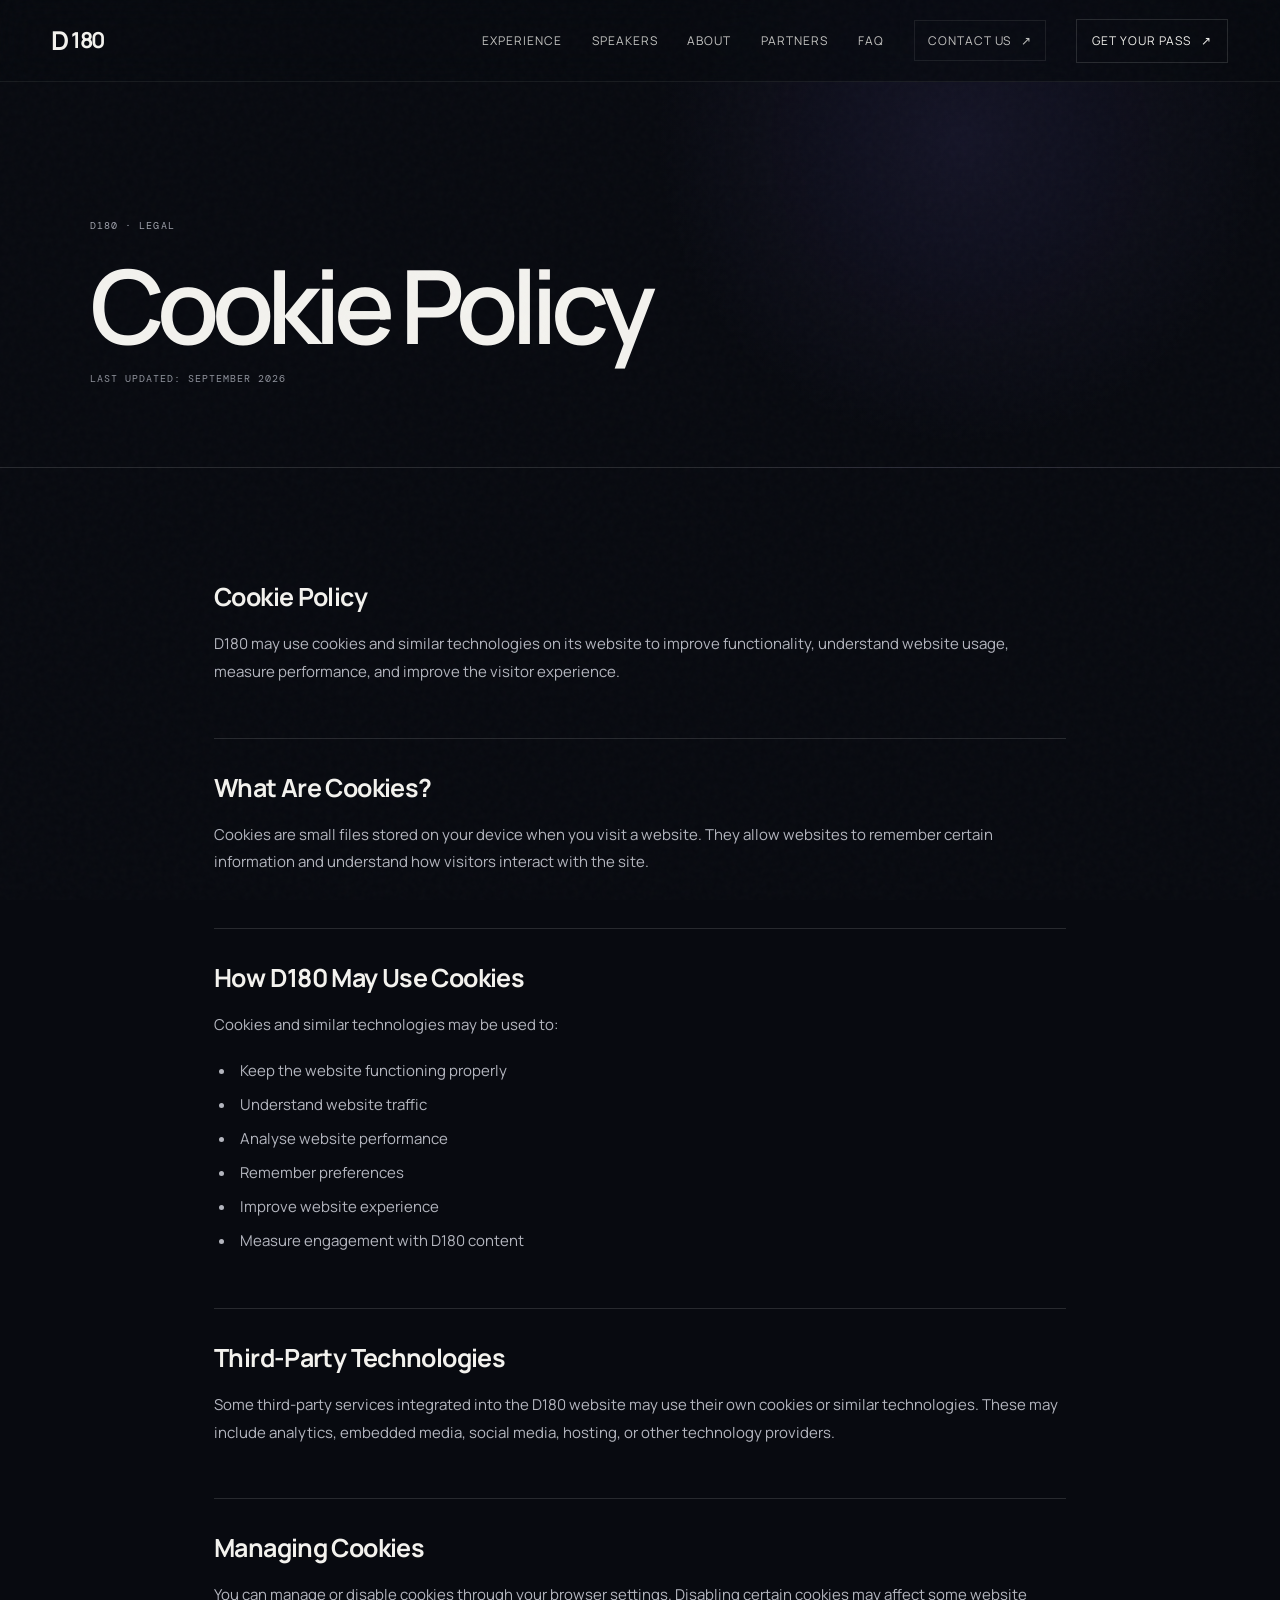
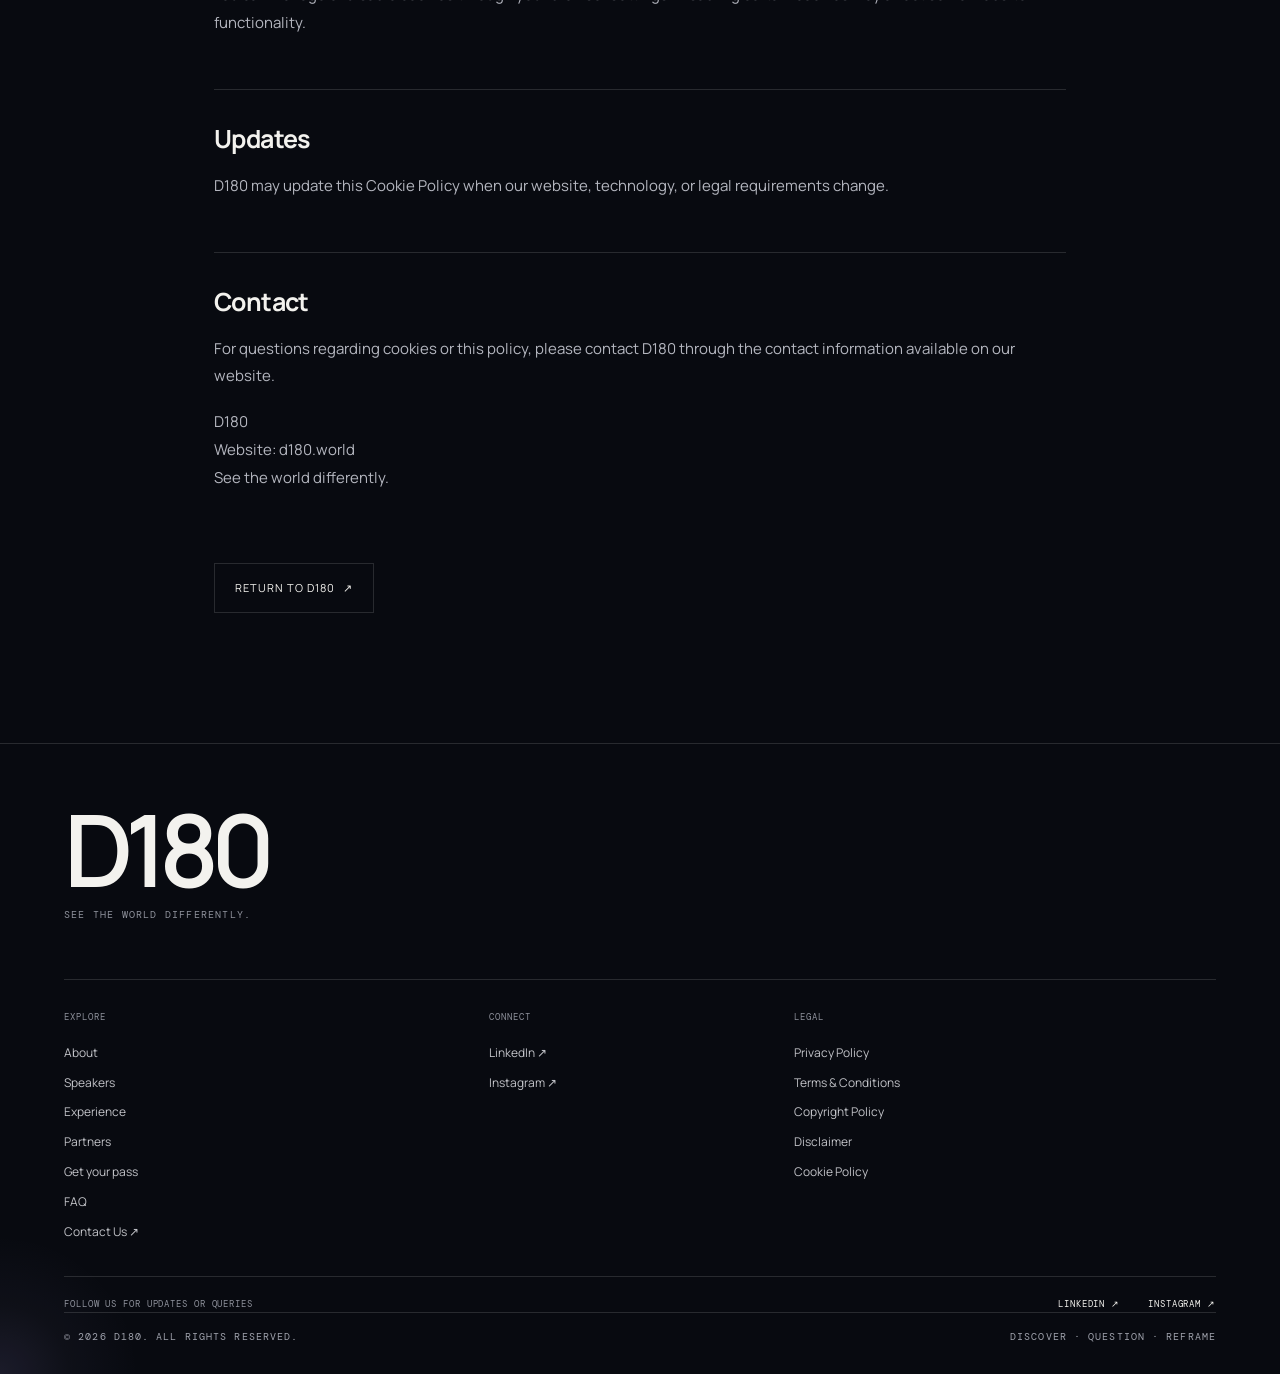
<file: cookies.html>
<!DOCTYPE html><html lang="en"><head><meta charset="UTF-8"><meta name="viewport" content="width=device-width, initial-scale=1.0"><meta name="description" content="D180 Cookie Policy"><meta name="theme-color" content="#080a10"><meta name="robots" content="index,follow"><link rel="icon" type="image/png" sizes="32x32" href="assets/favicon.png"><link rel="apple-touch-icon" href="assets/apple-touch-icon.png"><title>D180 Cookie Policy</title><link rel="stylesheet" href="styles.css"></head><body><div class="noise"></div><header class="site-header"><a class="brand" href="index.html" aria-label="D180 home"><span class="brand-mark">D</span><span>180</span></a><button class="menu-toggle" aria-label="Open menu" aria-expanded="false"><span></span><span></span></button><nav class="nav"><a href="experience.html">Experience</a><a href="speakers.html">Speakers</a><a href="about.html">About</a><a href="partner.html">Partners</a><a href="index.html#faq">FAQ</a><a class="nav-contact" href="#" data-contact-link>Contact Us <span>↗</span></a><a class="nav-cta" href="pass.html">Get your pass <span>↗</span></a></nav></header><main class="legal-page"><section class="legal-hero"><div class="eyebrow">D180 · LEGAL</div><h1>Cookie Policy</h1><div class="legal-updated">Last Updated: September 2026</div></section><article class="legal-wrap"><section class="legal-section"><h2>Cookie Policy</h2><p>D180 may use cookies and similar technologies on its website to improve functionality, understand website usage, measure performance, and improve the visitor experience.</p></section>
<section class="legal-section"><h2>What Are Cookies?</h2><p>Cookies are small files stored on your device when you visit a website. They allow websites to remember certain information and understand how visitors interact with the site.</p></section>
<section class="legal-section"><h2>How D180 May Use Cookies</h2><p>Cookies and similar technologies may be used to:</p><ul><li>Keep the website functioning properly</li><li>Understand website traffic</li><li>Analyse website performance</li><li>Remember preferences</li><li>Improve website experience</li><li>Measure engagement with D180 content</li></ul></section>
<section class="legal-section"><h2>Third-Party Technologies</h2><p>Some third-party services integrated into the D180 website may use their own cookies or similar technologies. These may include analytics, embedded media, social media, hosting, or other technology providers.</p></section>
<section class="legal-section"><h2>Managing Cookies</h2><p>You can manage or disable cookies through your browser settings. Disabling certain cookies may affect some website functionality.</p></section>
<section class="legal-section"><h2>Updates</h2><p>D180 may update this Cookie Policy when our website, technology, or legal requirements change.</p></section>
<section class="legal-section"><h2>Contact</h2><p>For questions regarding cookies or this policy, please contact D180 through the contact information available on our website.</p><p>D180<br>Website: d180.world<br>See the world differently.</p></section><div class="legal-back"><a class="button button-outline" href="index.html">Return to D180 <span>↗</span></a></div></article></main><footer class="site-footer"><div class="footer-brand">D180</div><div class="footer-tagline">SEE THE WORLD DIFFERENTLY.</div><div class="footer-columns"><div><div class="footer-heading">Explore</div><div class="footer-links"><a href="about.html">About</a><a href="speakers.html">Speakers</a><a href="experience.html">Experience</a><a href="partner.html">Partners</a><a href="pass.html">Get your pass</a><a href="index.html#faq">FAQ</a><a href="#" data-contact-link>Contact Us ↗</a></div></div><div><div class="footer-heading">Connect</div><div class="footer-links"><a href="https://www.linkedin.com/company/d180/" target="_blank" rel="noopener noreferrer">LinkedIn ↗</a><a href="https://www.instagram.com/d180_official/" target="_blank" rel="noopener noreferrer">Instagram ↗</a></div></div><div><div class="footer-heading">Legal</div><div class="footer-links"><a href="privacy-policy.html">Privacy Policy</a><a href="terms.html">Terms &amp; Conditions</a><a href="copyright.html">Copyright Policy</a><a href="disclaimer.html">Disclaimer</a><a href="cookies.html">Cookie Policy</a></div></div></div><div class="footer-social"><span>FOLLOW US FOR UPDATES OR QUERIES</span><div><a href="https://www.linkedin.com/company/d180/" target="_blank" rel="noopener noreferrer">LinkedIn ↗</a><a href="https://www.instagram.com/d180_official/" target="_blank" rel="noopener noreferrer">Instagram ↗</a></div></div><div class="footer-bottom"><span>© 2026 D180. All Rights Reserved.</span><span>DISCOVER · QUESTION · REFRAME</span></div></footer><script src="script.js"></script></body></html>
</file>
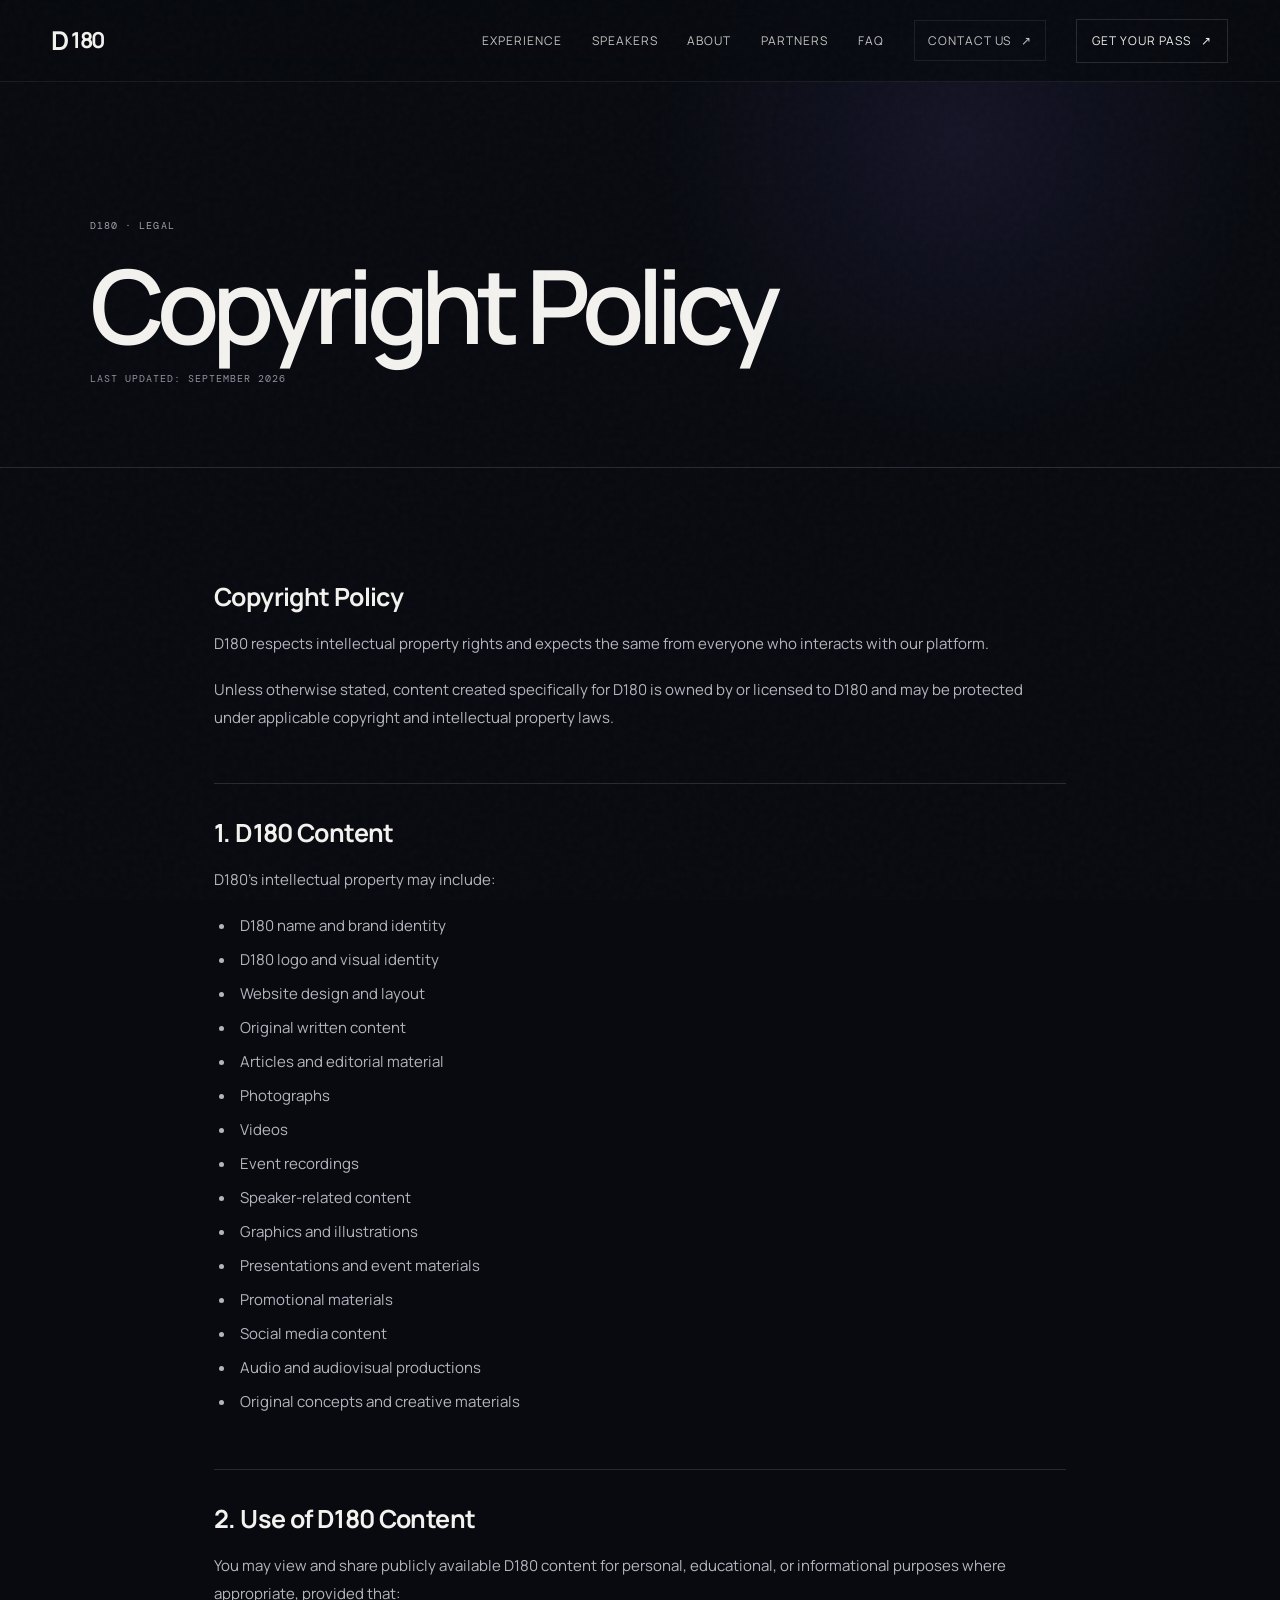
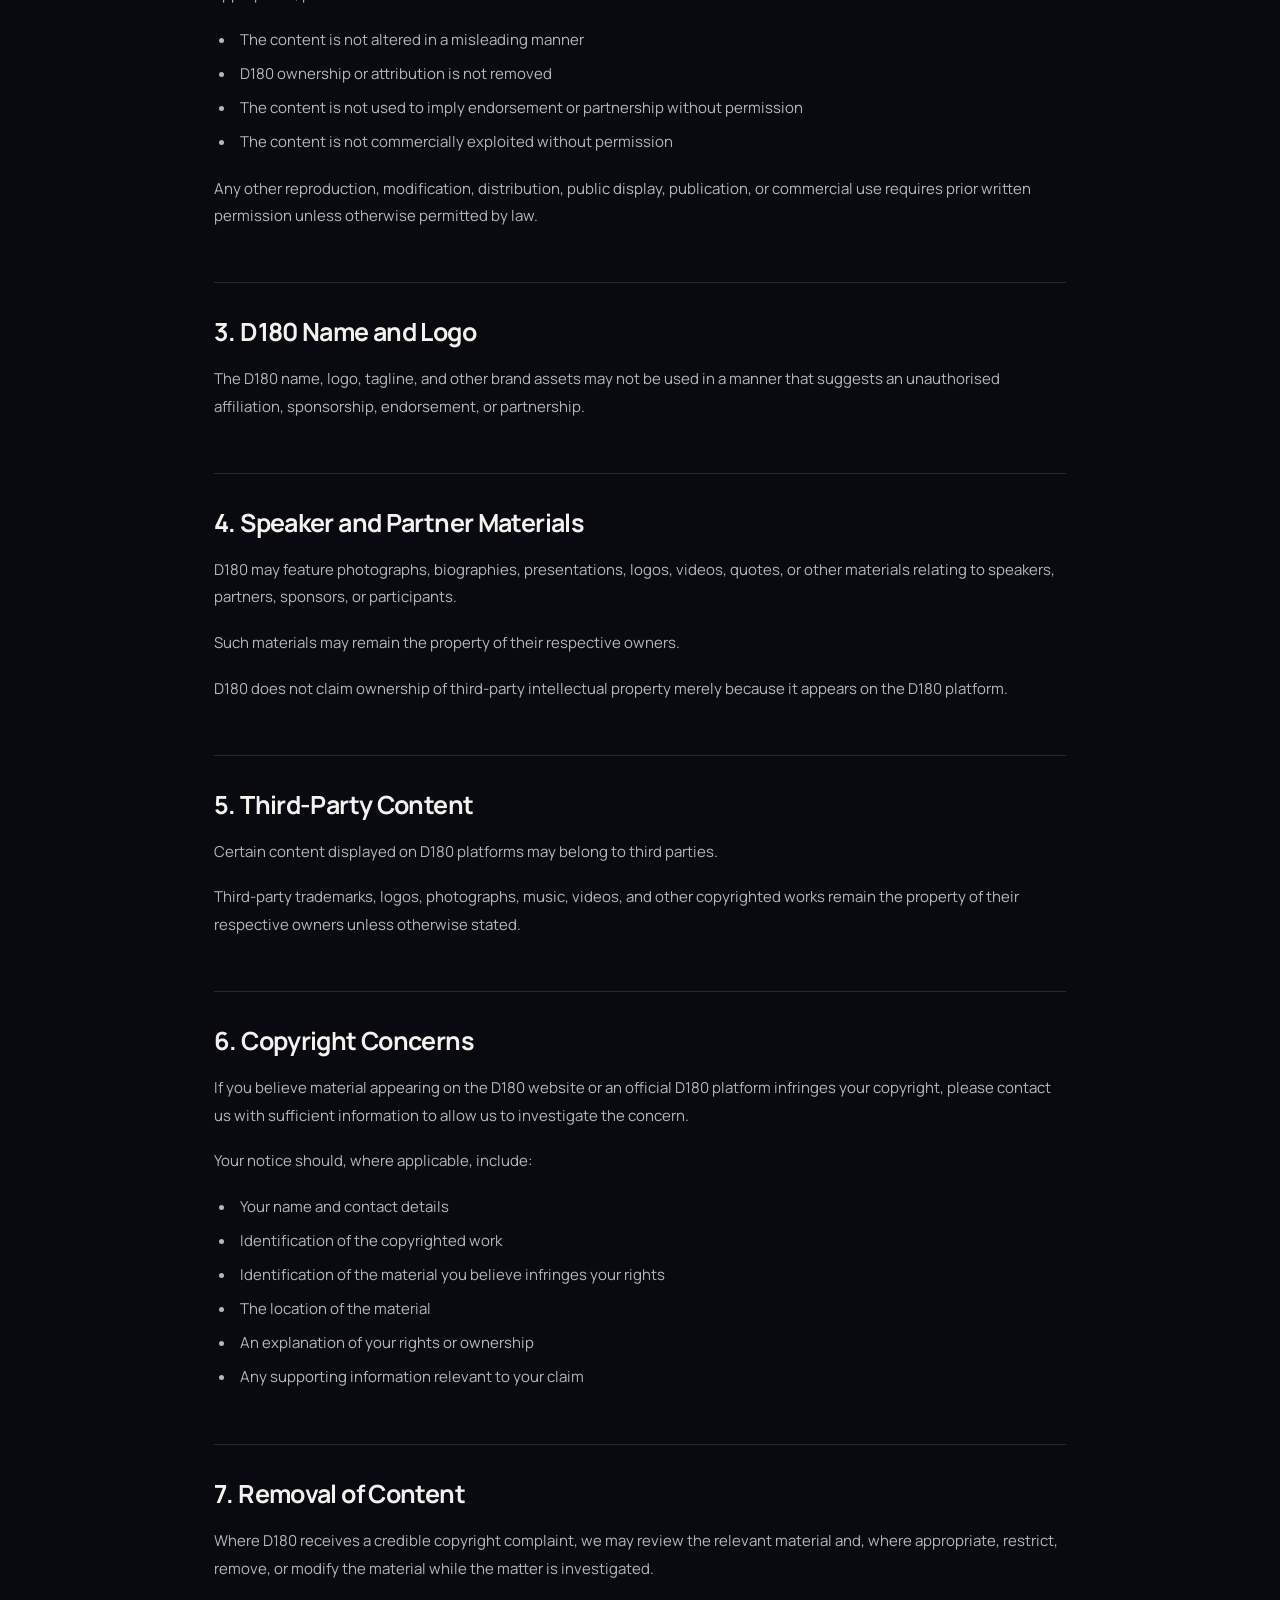
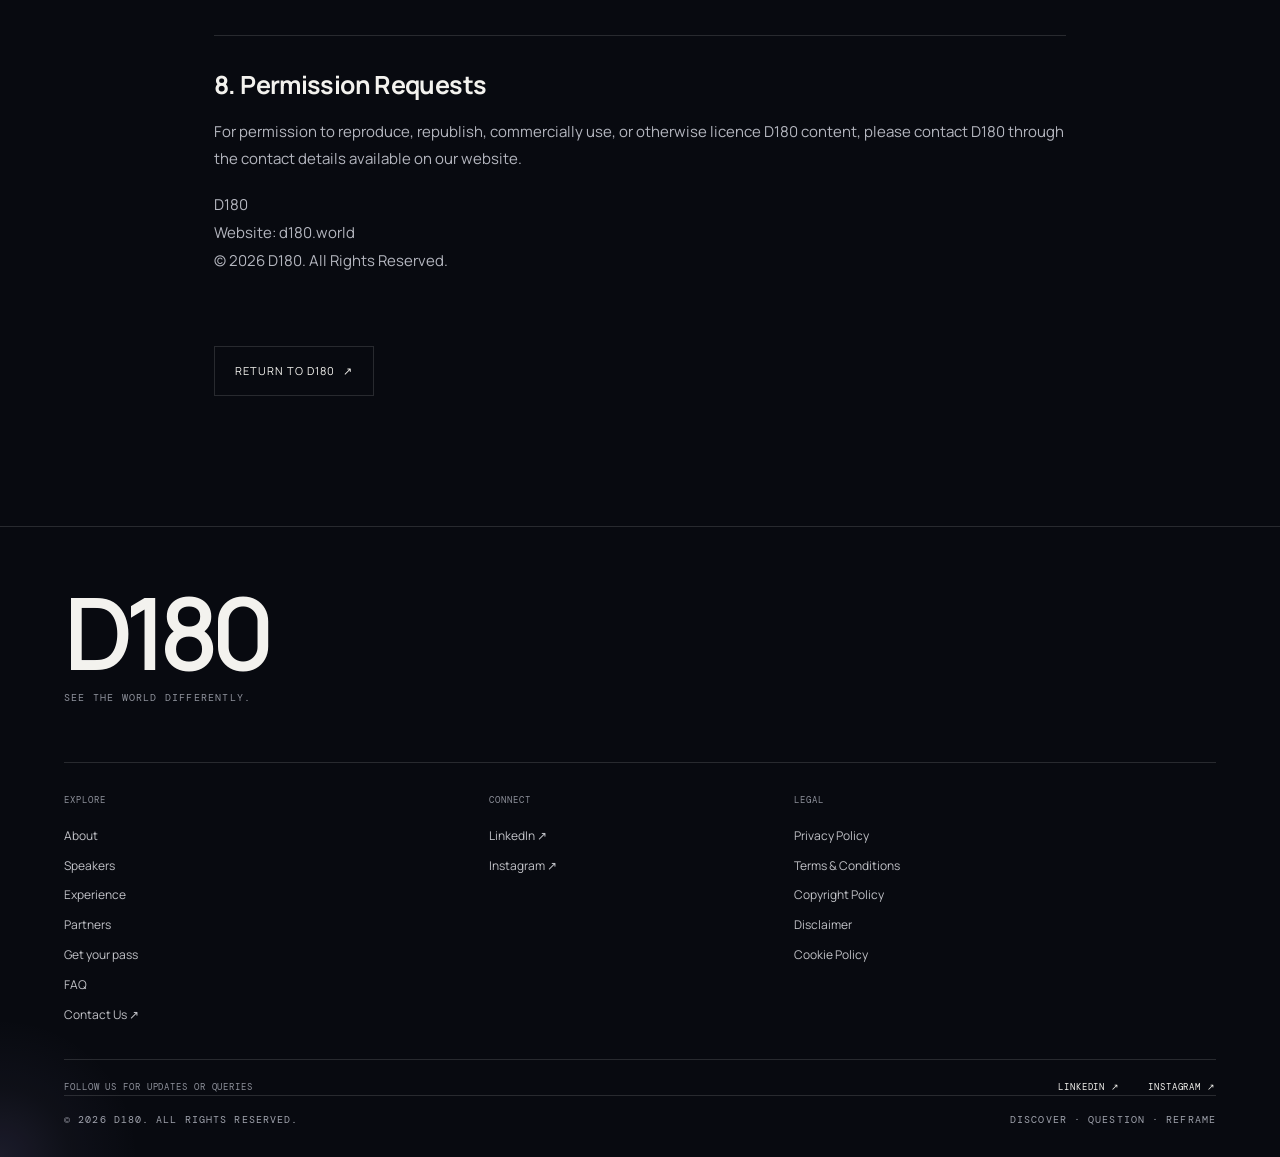
<file: copyright.html>
<!DOCTYPE html><html lang="en"><head><meta charset="UTF-8"><meta name="viewport" content="width=device-width, initial-scale=1.0"><meta name="description" content="D180 Copyright Policy"><meta name="theme-color" content="#080a10"><meta name="robots" content="index,follow"><link rel="icon" type="image/png" sizes="32x32" href="assets/favicon.png"><link rel="apple-touch-icon" href="assets/apple-touch-icon.png"><title>D180 Copyright Policy</title><link rel="stylesheet" href="styles.css"></head><body><div class="noise"></div><header class="site-header"><a class="brand" href="index.html" aria-label="D180 home"><span class="brand-mark">D</span><span>180</span></a><button class="menu-toggle" aria-label="Open menu" aria-expanded="false"><span></span><span></span></button><nav class="nav"><a href="experience.html">Experience</a><a href="speakers.html">Speakers</a><a href="about.html">About</a><a href="partner.html">Partners</a><a href="index.html#faq">FAQ</a><a class="nav-contact" href="#" data-contact-link>Contact Us <span>↗</span></a><a class="nav-cta" href="pass.html">Get your pass <span>↗</span></a></nav></header><main class="legal-page"><section class="legal-hero"><div class="eyebrow">D180 · LEGAL</div><h1>Copyright Policy</h1><div class="legal-updated">Last Updated: September 2026</div></section><article class="legal-wrap"><section class="legal-section"><h2>Copyright Policy</h2><p>D180 respects intellectual property rights and expects the same from everyone who interacts with our platform.</p><p>Unless otherwise stated, content created specifically for D180 is owned by or licensed to D180 and may be protected under applicable copyright and intellectual property laws.</p></section>
<section class="legal-section"><h2>1. D180 Content</h2><p>D180's intellectual property may include:</p><ul><li>D180 name and brand identity</li><li>D180 logo and visual identity</li><li>Website design and layout</li><li>Original written content</li><li>Articles and editorial material</li><li>Photographs</li><li>Videos</li><li>Event recordings</li><li>Speaker-related content</li><li>Graphics and illustrations</li><li>Presentations and event materials</li><li>Promotional materials</li><li>Social media content</li><li>Audio and audiovisual productions</li><li>Original concepts and creative materials</li></ul></section>
<section class="legal-section"><h2>2. Use of D180 Content</h2><p>You may view and share publicly available D180 content for personal, educational, or informational purposes where appropriate, provided that:</p><ul><li>The content is not altered in a misleading manner</li><li>D180 ownership or attribution is not removed</li><li>The content is not used to imply endorsement or partnership without permission</li><li>The content is not commercially exploited without permission</li></ul><p>Any other reproduction, modification, distribution, public display, publication, or commercial use requires prior written permission unless otherwise permitted by law.</p></section>
<section class="legal-section"><h2>3. D180 Name and Logo</h2><p>The D180 name, logo, tagline, and other brand assets may not be used in a manner that suggests an unauthorised affiliation, sponsorship, endorsement, or partnership.</p></section>
<section class="legal-section"><h2>4. Speaker and Partner Materials</h2><p>D180 may feature photographs, biographies, presentations, logos, videos, quotes, or other materials relating to speakers, partners, sponsors, or participants.</p><p>Such materials may remain the property of their respective owners.</p><p>D180 does not claim ownership of third-party intellectual property merely because it appears on the D180 platform.</p></section>
<section class="legal-section"><h2>5. Third-Party Content</h2><p>Certain content displayed on D180 platforms may belong to third parties.</p><p>Third-party trademarks, logos, photographs, music, videos, and other copyrighted works remain the property of their respective owners unless otherwise stated.</p></section>
<section class="legal-section"><h2>6. Copyright Concerns</h2><p>If you believe material appearing on the D180 website or an official D180 platform infringes your copyright, please contact us with sufficient information to allow us to investigate the concern.</p><p>Your notice should, where applicable, include:</p><ul><li>Your name and contact details</li><li>Identification of the copyrighted work</li><li>Identification of the material you believe infringes your rights</li><li>The location of the material</li><li>An explanation of your rights or ownership</li><li>Any supporting information relevant to your claim</li></ul></section>
<section class="legal-section"><h2>7. Removal of Content</h2><p>Where D180 receives a credible copyright complaint, we may review the relevant material and, where appropriate, restrict, remove, or modify the material while the matter is investigated.</p></section>
<section class="legal-section"><h2>8. Permission Requests</h2><p>For permission to reproduce, republish, commercially use, or otherwise licence D180 content, please contact D180 through the contact details available on our website.</p><p>D180<br>Website: d180.world<br>© 2026 D180. All Rights Reserved.</p></section><div class="legal-back"><a class="button button-outline" href="index.html">Return to D180 <span>↗</span></a></div></article></main><footer class="site-footer"><div class="footer-brand">D180</div><div class="footer-tagline">SEE THE WORLD DIFFERENTLY.</div><div class="footer-columns"><div><div class="footer-heading">Explore</div><div class="footer-links"><a href="about.html">About</a><a href="speakers.html">Speakers</a><a href="experience.html">Experience</a><a href="partner.html">Partners</a><a href="pass.html">Get your pass</a><a href="index.html#faq">FAQ</a><a href="#" data-contact-link>Contact Us ↗</a></div></div><div><div class="footer-heading">Connect</div><div class="footer-links"><a href="https://www.linkedin.com/company/d180/" target="_blank" rel="noopener noreferrer">LinkedIn ↗</a><a href="https://www.instagram.com/d180_official/" target="_blank" rel="noopener noreferrer">Instagram ↗</a></div></div><div><div class="footer-heading">Legal</div><div class="footer-links"><a href="privacy-policy.html">Privacy Policy</a><a href="terms.html">Terms &amp; Conditions</a><a href="copyright.html">Copyright Policy</a><a href="disclaimer.html">Disclaimer</a><a href="cookies.html">Cookie Policy</a></div></div></div><div class="footer-social"><span>FOLLOW US FOR UPDATES OR QUERIES</span><div><a href="https://www.linkedin.com/company/d180/" target="_blank" rel="noopener noreferrer">LinkedIn ↗</a><a href="https://www.instagram.com/d180_official/" target="_blank" rel="noopener noreferrer">Instagram ↗</a></div></div><div class="footer-bottom"><span>© 2026 D180. All Rights Reserved.</span><span>DISCOVER · QUESTION · REFRAME</span></div></footer><script src="script.js"></script></body></html>
</file>
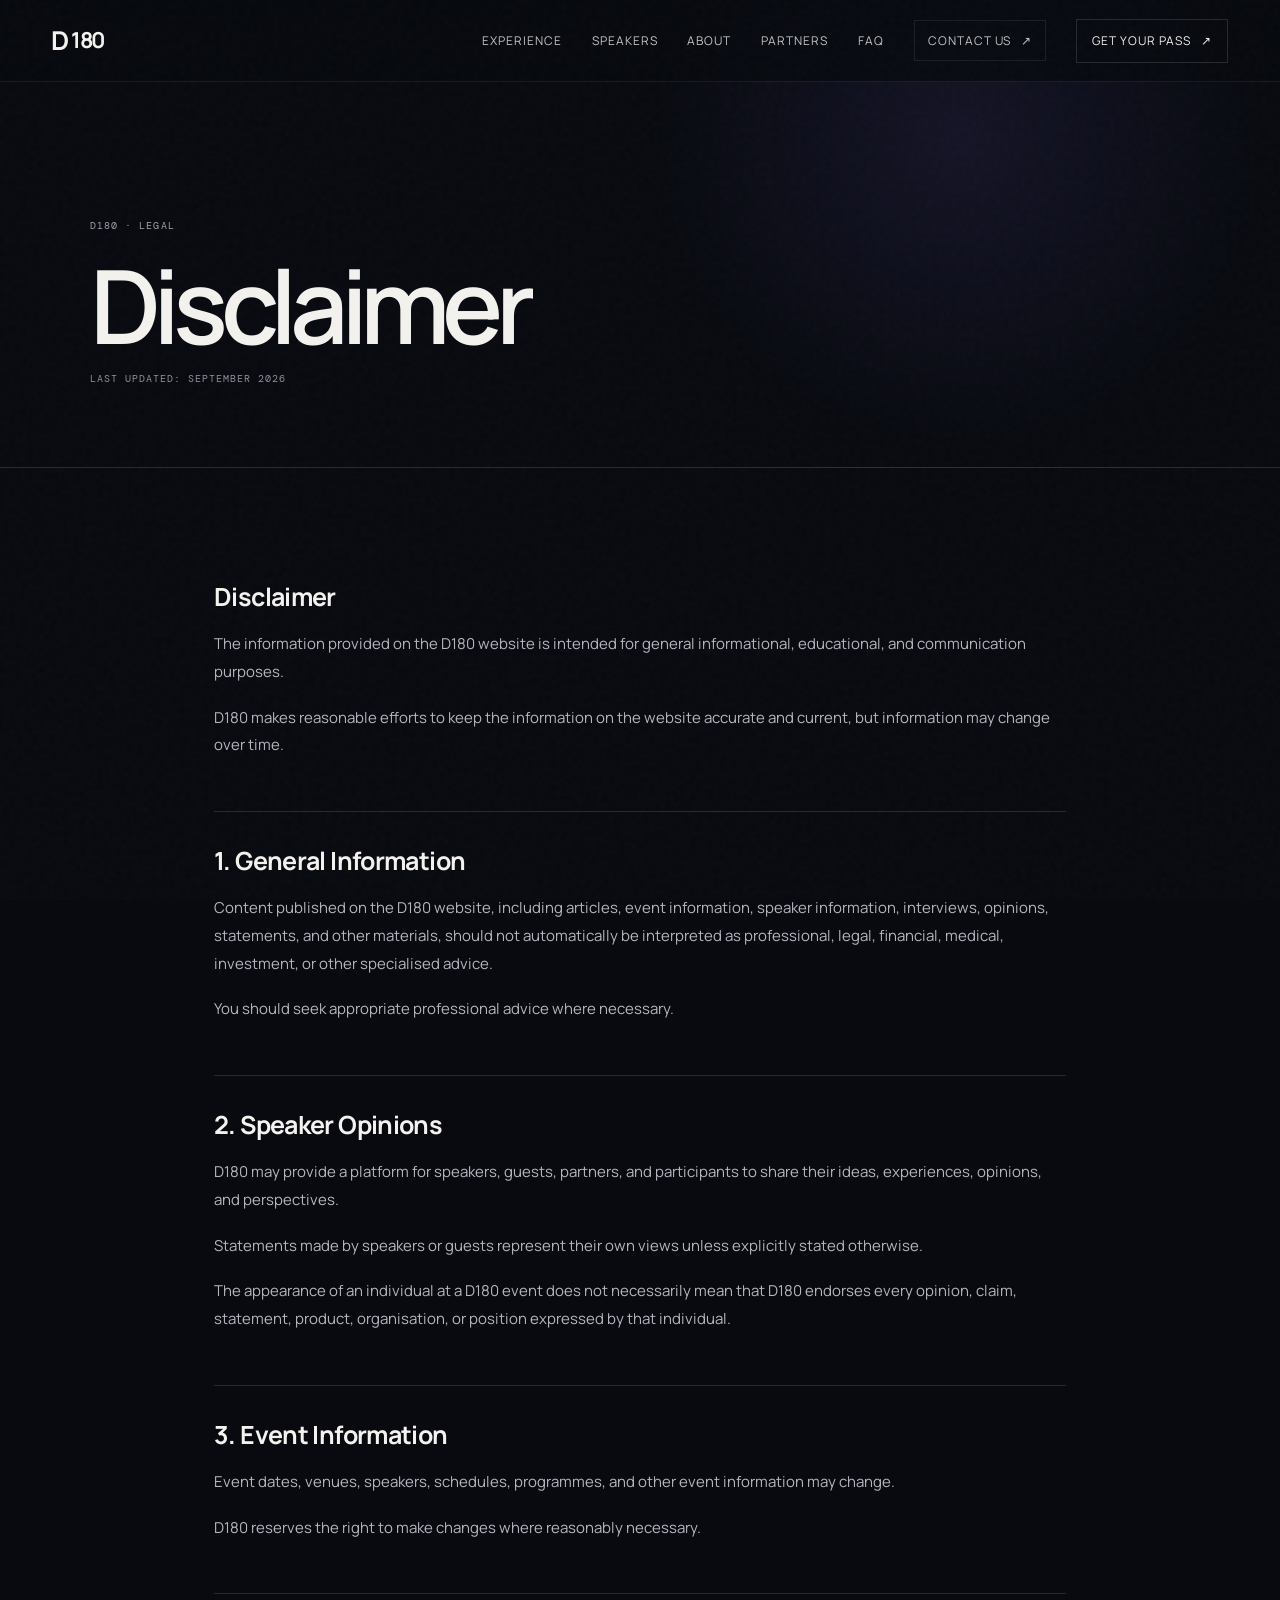
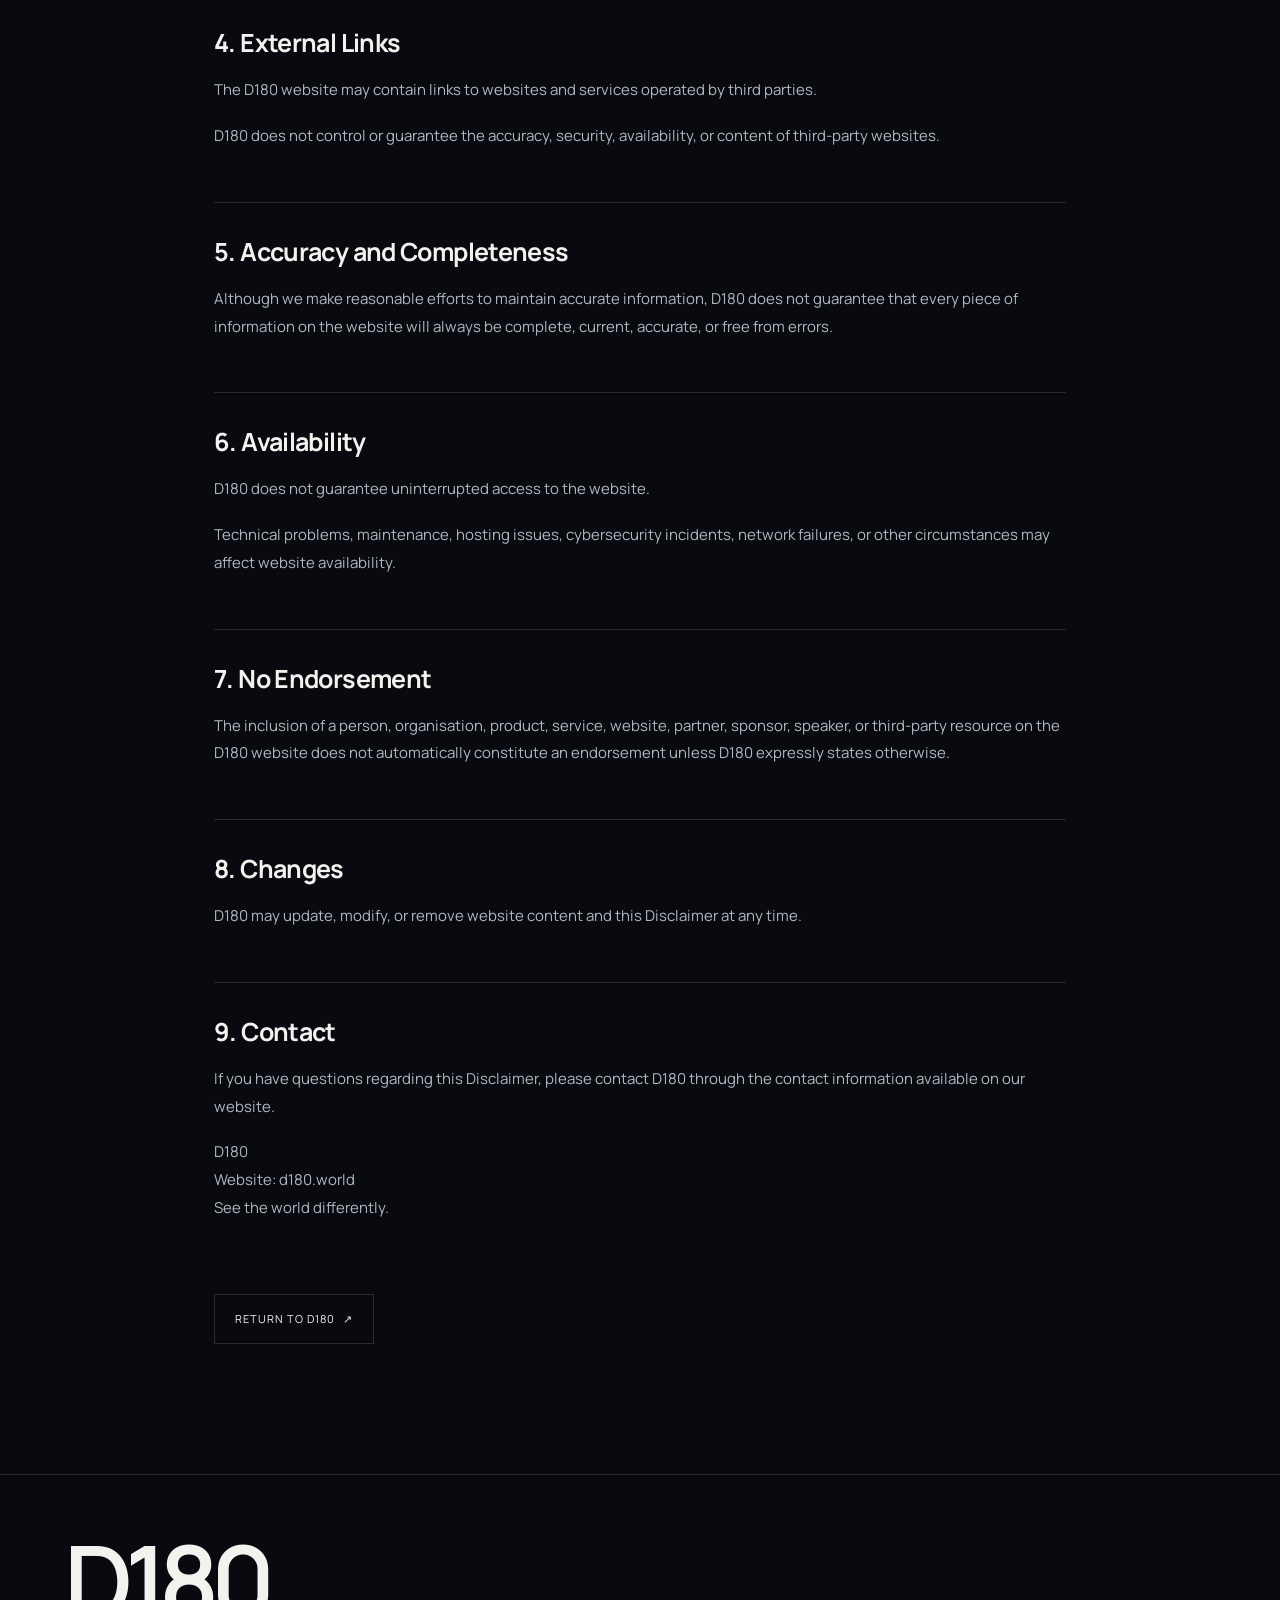
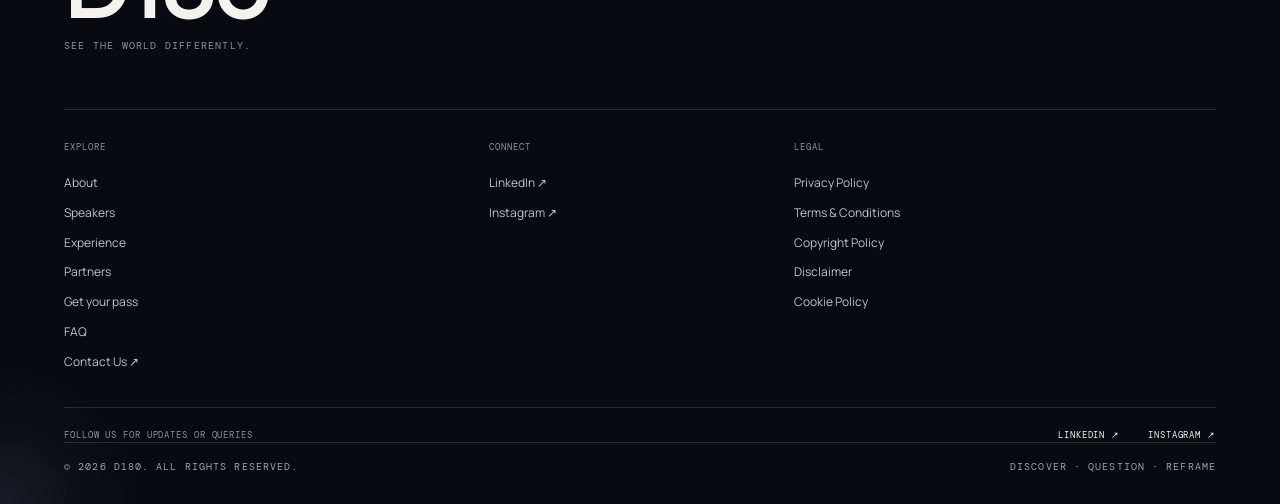
<file: disclaimer.html>
<!DOCTYPE html><html lang="en"><head><meta charset="UTF-8"><meta name="viewport" content="width=device-width, initial-scale=1.0"><meta name="description" content="D180 Disclaimer"><meta name="theme-color" content="#080a10"><meta name="robots" content="index,follow"><link rel="icon" type="image/png" sizes="32x32" href="assets/favicon.png"><link rel="apple-touch-icon" href="assets/apple-touch-icon.png"><title>D180 Disclaimer</title><link rel="stylesheet" href="styles.css"></head><body><div class="noise"></div><header class="site-header"><a class="brand" href="index.html" aria-label="D180 home"><span class="brand-mark">D</span><span>180</span></a><button class="menu-toggle" aria-label="Open menu" aria-expanded="false"><span></span><span></span></button><nav class="nav"><a href="experience.html">Experience</a><a href="speakers.html">Speakers</a><a href="about.html">About</a><a href="partner.html">Partners</a><a href="index.html#faq">FAQ</a><a class="nav-contact" href="#" data-contact-link>Contact Us <span>↗</span></a><a class="nav-cta" href="pass.html">Get your pass <span>↗</span></a></nav></header><main class="legal-page"><section class="legal-hero"><div class="eyebrow">D180 · LEGAL</div><h1>Disclaimer</h1><div class="legal-updated">Last Updated: September 2026</div></section><article class="legal-wrap"><section class="legal-section"><h2>Disclaimer</h2><p>The information provided on the D180 website is intended for general informational, educational, and communication purposes.</p><p>D180 makes reasonable efforts to keep the information on the website accurate and current, but information may change over time.</p></section>
<section class="legal-section"><h2>1. General Information</h2><p>Content published on the D180 website, including articles, event information, speaker information, interviews, opinions, statements, and other materials, should not automatically be interpreted as professional, legal, financial, medical, investment, or other specialised advice.</p><p>You should seek appropriate professional advice where necessary.</p></section>
<section class="legal-section"><h2>2. Speaker Opinions</h2><p>D180 may provide a platform for speakers, guests, partners, and participants to share their ideas, experiences, opinions, and perspectives.</p><p>Statements made by speakers or guests represent their own views unless explicitly stated otherwise.</p><p>The appearance of an individual at a D180 event does not necessarily mean that D180 endorses every opinion, claim, statement, product, organisation, or position expressed by that individual.</p></section>
<section class="legal-section"><h2>3. Event Information</h2><p>Event dates, venues, speakers, schedules, programmes, and other event information may change.</p><p>D180 reserves the right to make changes where reasonably necessary.</p></section>
<section class="legal-section"><h2>4. External Links</h2><p>The D180 website may contain links to websites and services operated by third parties.</p><p>D180 does not control or guarantee the accuracy, security, availability, or content of third-party websites.</p></section>
<section class="legal-section"><h2>5. Accuracy and Completeness</h2><p>Although we make reasonable efforts to maintain accurate information, D180 does not guarantee that every piece of information on the website will always be complete, current, accurate, or free from errors.</p></section>
<section class="legal-section"><h2>6. Availability</h2><p>D180 does not guarantee uninterrupted access to the website.</p><p>Technical problems, maintenance, hosting issues, cybersecurity incidents, network failures, or other circumstances may affect website availability.</p></section>
<section class="legal-section"><h2>7. No Endorsement</h2><p>The inclusion of a person, organisation, product, service, website, partner, sponsor, speaker, or third-party resource on the D180 website does not automatically constitute an endorsement unless D180 expressly states otherwise.</p></section>
<section class="legal-section"><h2>8. Changes</h2><p>D180 may update, modify, or remove website content and this Disclaimer at any time.</p></section>
<section class="legal-section"><h2>9. Contact</h2><p>If you have questions regarding this Disclaimer, please contact D180 through the contact information available on our website.</p><p>D180<br>Website: d180.world<br>See the world differently.</p></section><div class="legal-back"><a class="button button-outline" href="index.html">Return to D180 <span>↗</span></a></div></article></main><footer class="site-footer"><div class="footer-brand">D180</div><div class="footer-tagline">SEE THE WORLD DIFFERENTLY.</div><div class="footer-columns"><div><div class="footer-heading">Explore</div><div class="footer-links"><a href="about.html">About</a><a href="speakers.html">Speakers</a><a href="experience.html">Experience</a><a href="partner.html">Partners</a><a href="pass.html">Get your pass</a><a href="index.html#faq">FAQ</a><a href="#" data-contact-link>Contact Us ↗</a></div></div><div><div class="footer-heading">Connect</div><div class="footer-links"><a href="https://www.linkedin.com/company/d180/" target="_blank" rel="noopener noreferrer">LinkedIn ↗</a><a href="https://www.instagram.com/d180_official/" target="_blank" rel="noopener noreferrer">Instagram ↗</a></div></div><div><div class="footer-heading">Legal</div><div class="footer-links"><a href="privacy-policy.html">Privacy Policy</a><a href="terms.html">Terms &amp; Conditions</a><a href="copyright.html">Copyright Policy</a><a href="disclaimer.html">Disclaimer</a><a href="cookies.html">Cookie Policy</a></div></div></div><div class="footer-social"><span>FOLLOW US FOR UPDATES OR QUERIES</span><div><a href="https://www.linkedin.com/company/d180/" target="_blank" rel="noopener noreferrer">LinkedIn ↗</a><a href="https://www.instagram.com/d180_official/" target="_blank" rel="noopener noreferrer">Instagram ↗</a></div></div><div class="footer-bottom"><span>© 2026 D180. All Rights Reserved.</span><span>DISCOVER · QUESTION · REFRAME</span></div></footer><script src="script.js"></script></body></html>
</file>
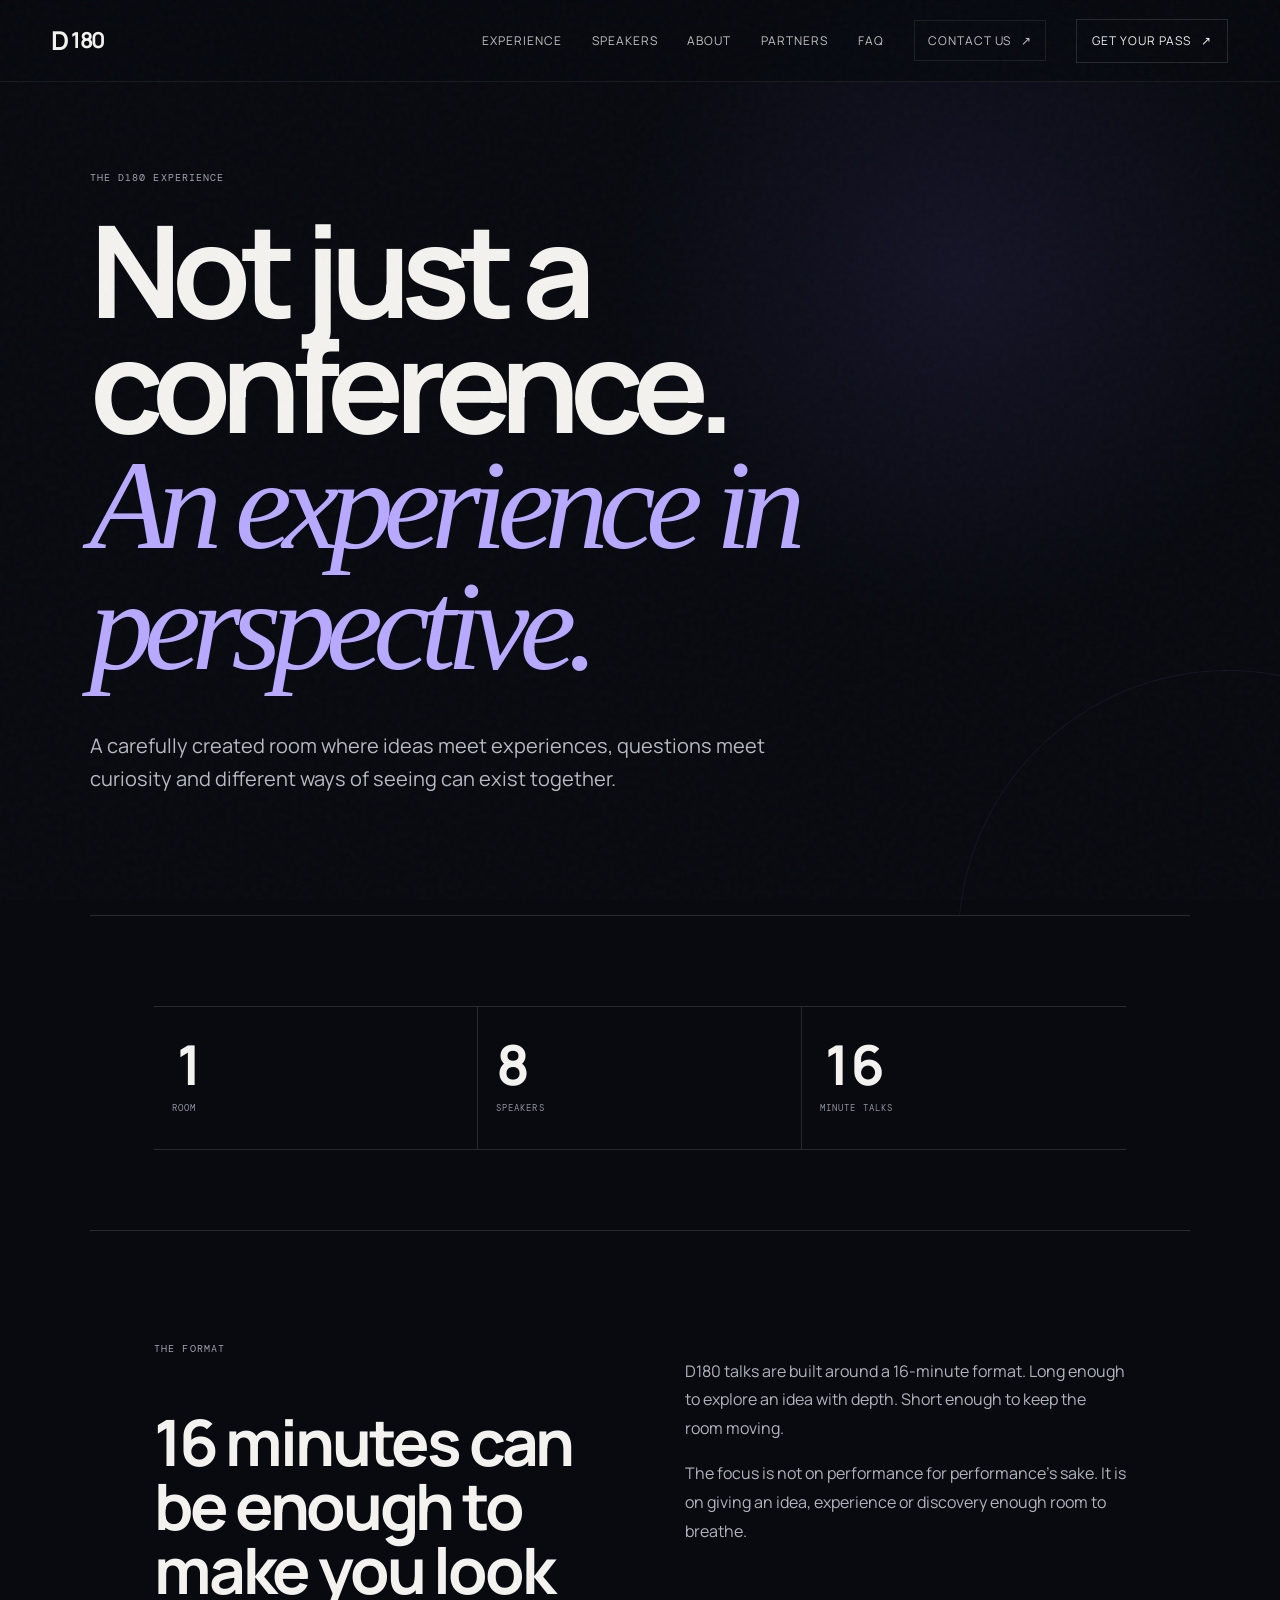
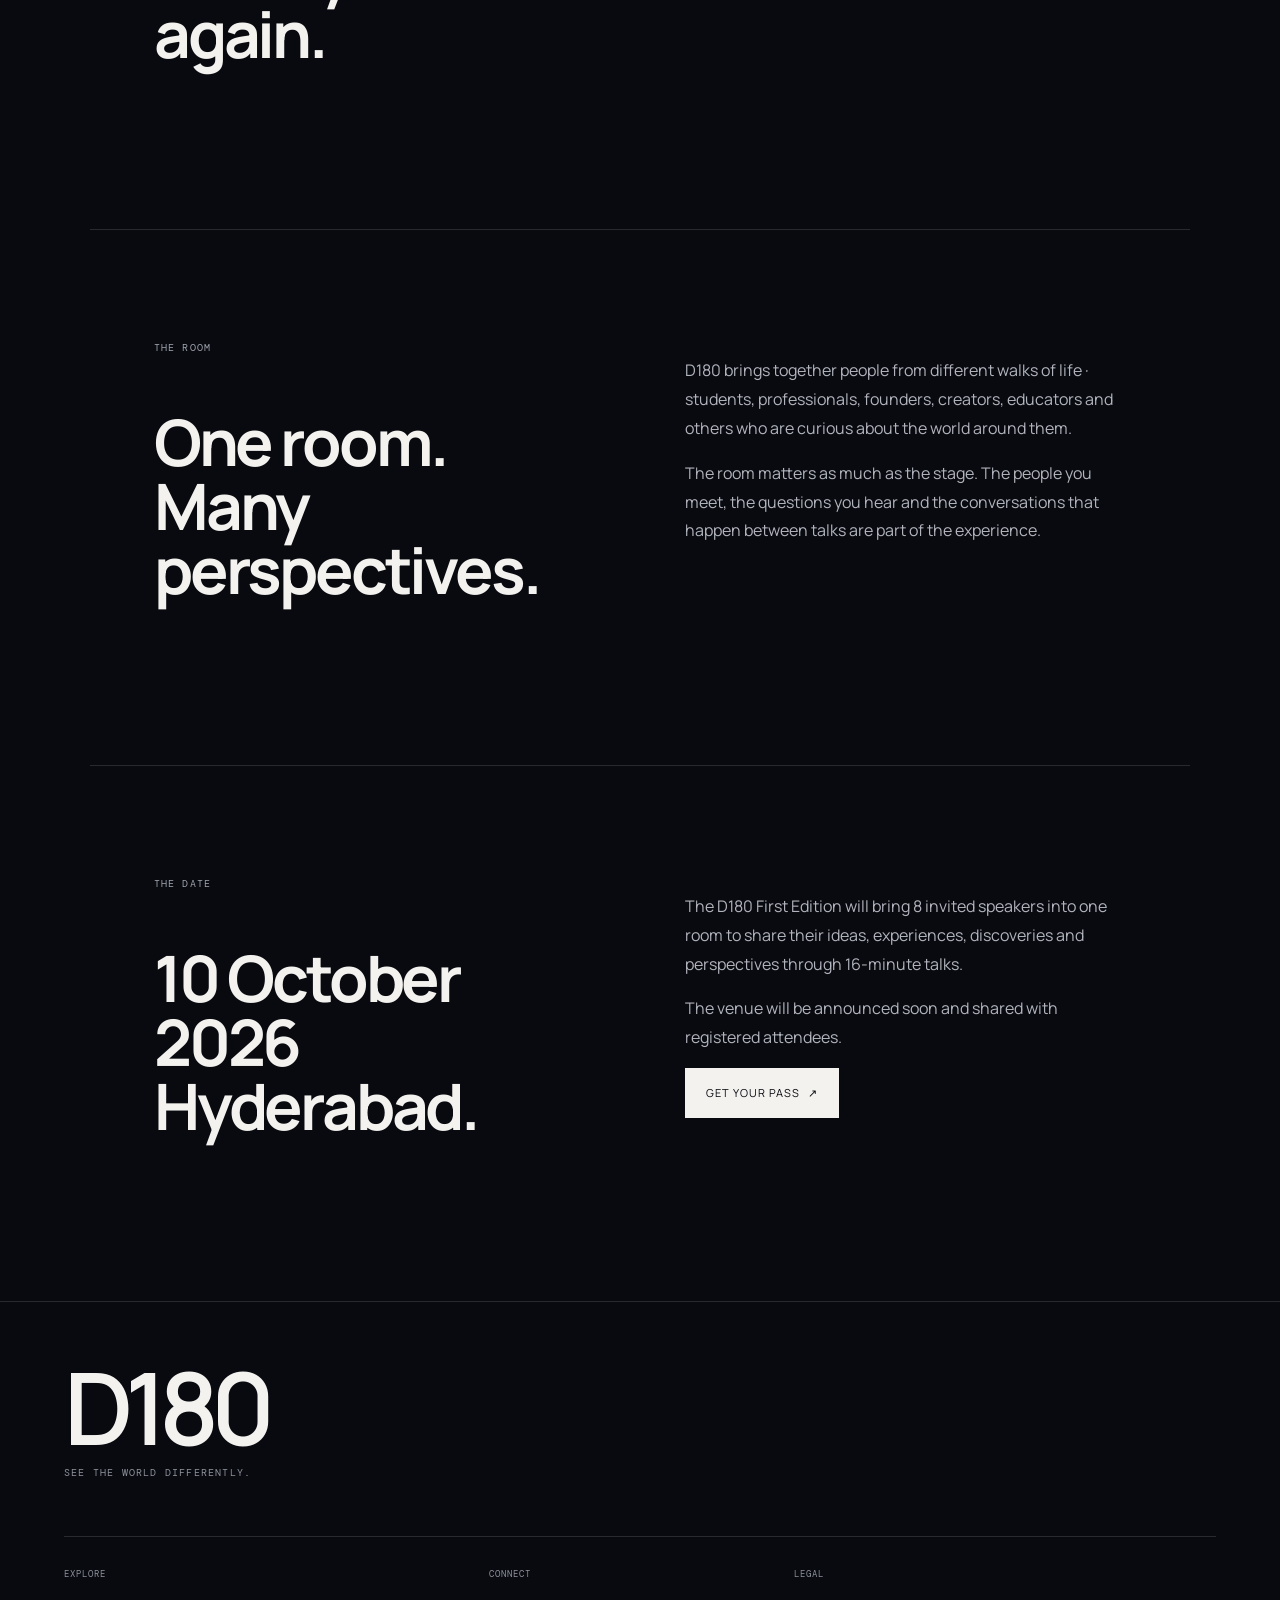
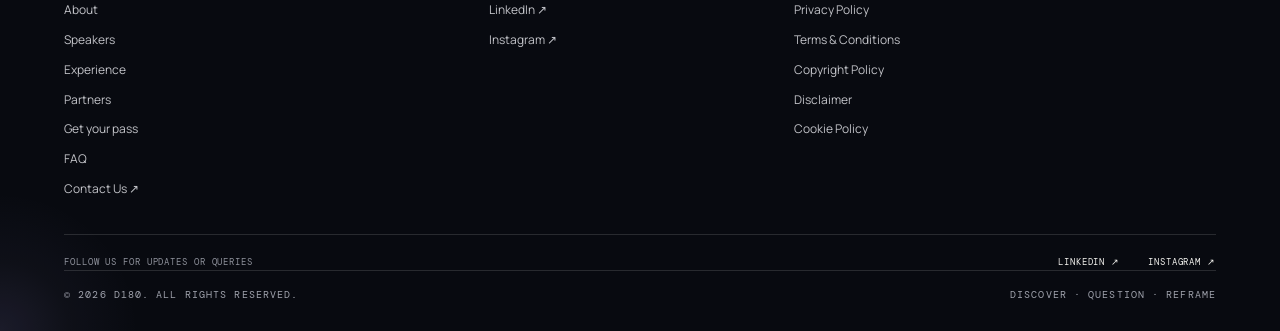
<file: experience.html>
<!DOCTYPE html><html lang="en"><head><meta charset="UTF-8"><meta name="viewport" content="width=device-width, initial-scale=1.0"><meta name="description" content="The D180 experience · a room built around discovery and perspective."><meta name="theme-color" content="#080a10"><link rel="icon" type="image/png" sizes="32x32" href="assets/favicon.png"><link rel="apple-touch-icon" href="assets/apple-touch-icon.png"><title>The D180 Experience</title><link rel="stylesheet" href="styles.css"></head><body><div class="noise"></div><header class="site-header"><a class="brand" href="index.html" aria-label="D180 home"><span class="brand-mark">D</span><span>180</span></a><button class="menu-toggle" aria-label="Open menu" aria-expanded="false"><span></span><span></span></button><nav class="nav"><a href="experience.html">Experience</a><a href="speakers.html">Speakers</a><a href="about.html">About</a><a href="partner.html">Partners</a><a href="index.html#faq">FAQ</a><a class="nav-contact" href="#" data-contact-link>Contact Us <span>↗</span></a><a class="nav-cta" href="pass.html">Get your pass <span>↗</span></a></nav></header><main><section class="page-hero"><div class="eyebrow">THE D180 EXPERIENCE</div><h1>Not just a conference.<br><em>An experience in perspective.</em></h1><p class="page-intro">A carefully created room where ideas meet experiences, questions meet curiosity and different ways of seeing can exist together.</p></section><section class="content-section experience-stats-section"><div class="experience-grid"><div class="stat-card" data-reveal data-tilt><strong data-count="1">01</strong><span>ROOM</span></div><div class="stat-card" data-reveal data-tilt><strong data-count="8">08</strong><span>SPEAKERS</span></div><div class="stat-card" data-reveal data-tilt><strong data-count="16">16</strong><span>MINUTE TALKS</span></div></div></section><section class="content-section"><div class="two-col"><div><div class="eyebrow">THE FORMAT</div><h2>16 minutes can be enough to make you look again.</h2></div><div><p>D180 talks are built around a 16-minute format. Long enough to explore an idea with depth. Short enough to keep the room moving.</p><p>The focus is not on performance for performance's sake. It is on giving an idea, experience or discovery enough room to breathe.</p></div></div></section><section class="content-section"><div class="two-col"><div><div class="eyebrow">THE ROOM</div><h2>One room.<br>Many perspectives.</h2></div><div><p>D180 brings together people from different walks of life · students, professionals, founders, creators, educators and others who are curious about the world around them.</p><p>The room matters as much as the stage. The people you meet, the questions you hear and the conversations that happen between talks are part of the experience.</p></div></div></section><section class="content-section"><div class="two-col"><div><div class="eyebrow">THE DATE</div><h2>10 October 2026<br>Hyderabad.</h2></div><div><p>The D180 First Edition will bring 8 invited speakers into one room to share their ideas, experiences, discoveries and perspectives through 16-minute talks.</p><p>The venue will be announced soon and shared with registered attendees.</p><a class="button button-light" href="pass.html">Get your pass <span>↗</span></a></div></div></section></main><footer class="site-footer">
<div class="footer-brand">D180</div>
<div class="footer-tagline">SEE THE WORLD DIFFERENTLY.</div>
<div class="footer-columns">
  <div><div class="footer-heading">Explore</div><div class="footer-links"><a href="about.html">About</a><a href="speakers.html">Speakers</a><a href="experience.html">Experience</a><a href="partner.html">Partners</a><a href="pass.html">Get your pass</a><a href="index.html#faq">FAQ</a><a href="#" data-contact-link>Contact Us ↗</a></div></div>
  <div><div class="footer-heading">Connect</div><div class="footer-links"><a href="https://www.linkedin.com/company/d180/" target="_blank" rel="noopener noreferrer">LinkedIn ↗</a><a href="https://www.instagram.com/d180_official/" target="_blank" rel="noopener noreferrer">Instagram ↗</a></div></div>
  <div><div class="footer-heading">Legal</div><div class="footer-links"><a href="privacy-policy.html">Privacy Policy</a><a href="terms.html">Terms &amp; Conditions</a><a href="copyright.html">Copyright Policy</a><a href="disclaimer.html">Disclaimer</a><a href="cookies.html">Cookie Policy</a></div></div>
</div>
<div class="footer-social"><span>FOLLOW US FOR UPDATES OR QUERIES</span><div><a href="https://www.linkedin.com/company/d180/" target="_blank" rel="noopener noreferrer" aria-label="D180 on LinkedIn">LinkedIn ↗</a><a href="https://www.instagram.com/d180_official/" target="_blank" rel="noopener noreferrer" aria-label="D180 on Instagram">Instagram ↗</a></div></div>
<div class="footer-bottom"><span>© 2026 D180. All Rights Reserved.</span><span>DISCOVER · QUESTION · REFRAME</span></div>
</footer><script src="script.js"></script></body></html>
</file>
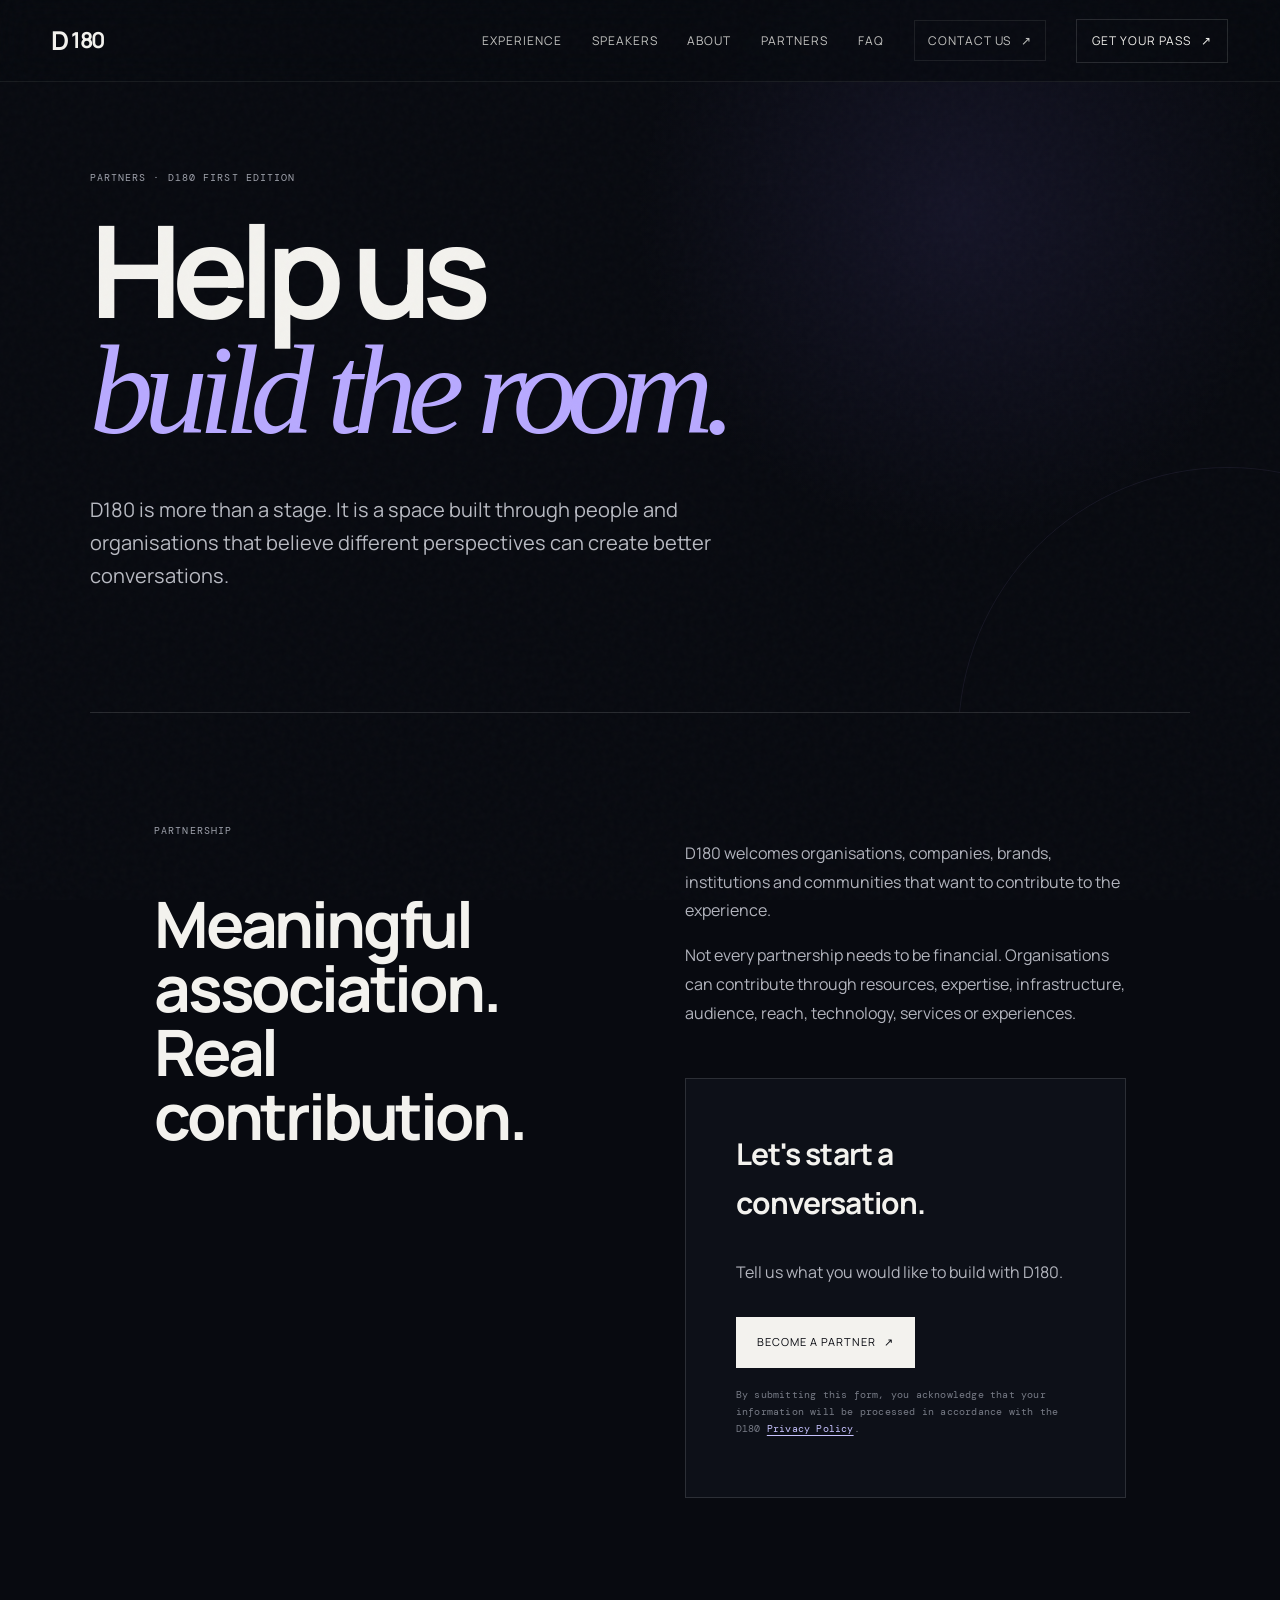
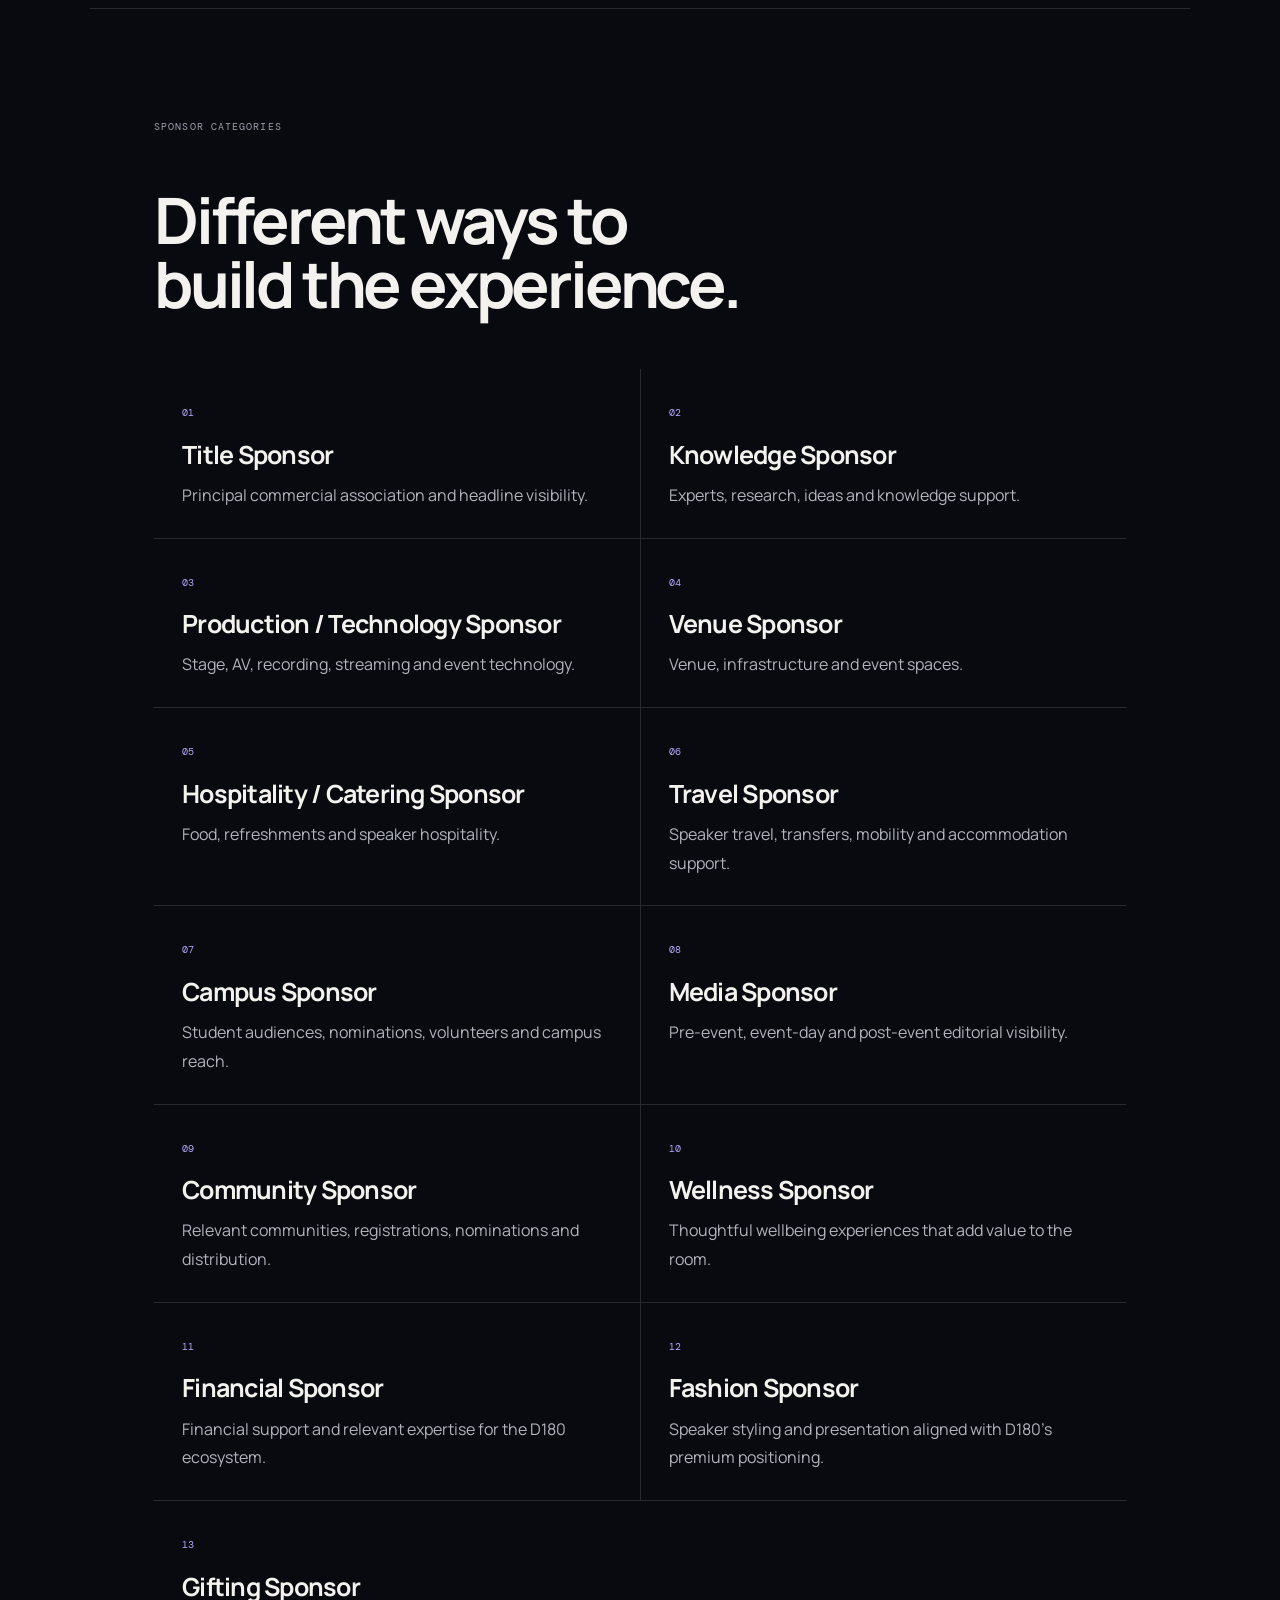
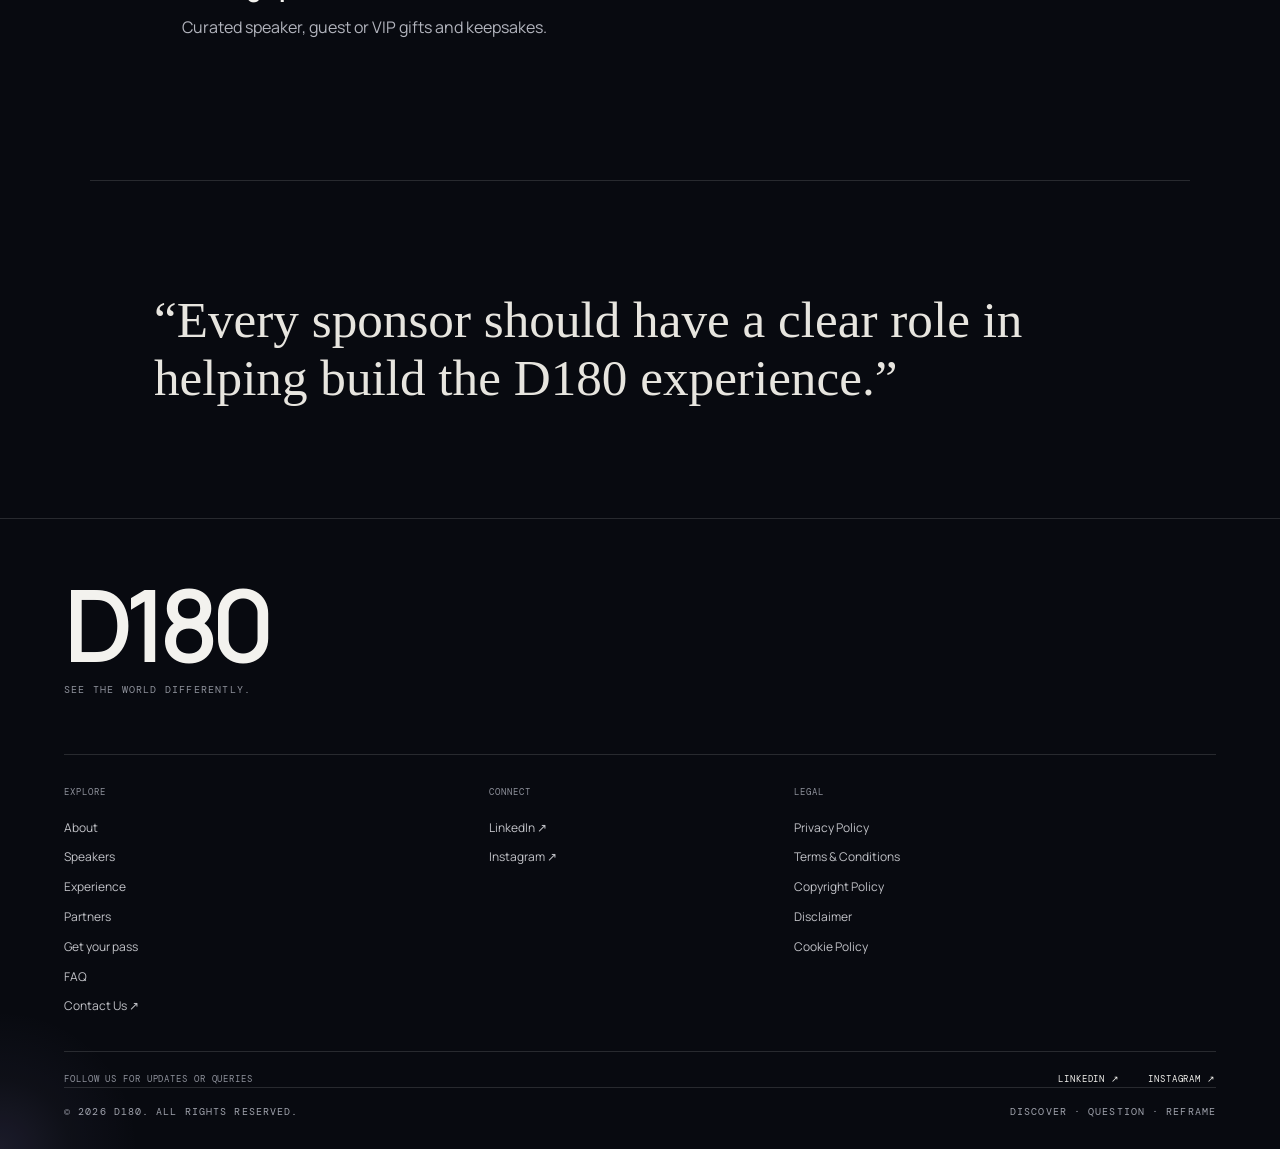
<file: partner.html>
<!DOCTYPE html><html lang="en"><head><meta charset="UTF-8"><meta name="viewport" content="width=device-width, initial-scale=1.0"><meta name="description" content="Partner with D180 and help build a room where different perspectives meet."><meta name="theme-color" content="#080a10"><link rel="icon" type="image/png" sizes="32x32" href="assets/favicon.png"><link rel="apple-touch-icon" href="assets/apple-touch-icon.png"><title>Partner with D180</title><link rel="stylesheet" href="styles.css"></head><body><div class="noise"></div><header class="site-header"><a class="brand" href="index.html" aria-label="D180 home"><span class="brand-mark">D</span><span>180</span></a><button class="menu-toggle" aria-label="Open menu" aria-expanded="false"><span></span><span></span></button><nav class="nav"><a href="experience.html">Experience</a><a href="speakers.html">Speakers</a><a href="about.html">About</a><a href="partner.html">Partners</a><a href="index.html#faq">FAQ</a><a class="nav-contact" href="#" data-contact-link>Contact Us <span>↗</span></a><a class="nav-cta" href="pass.html">Get your pass <span>↗</span></a></nav></header><main><section class="page-hero"><div class="eyebrow">PARTNERS · D180 FIRST EDITION</div><h1>Help us<br><em>build the room.</em></h1><p class="page-intro">D180 is more than a stage. It is a space built through people and organisations that believe different perspectives can create better conversations.</p></section><section class="content-section"><div class="two-col"><div><div class="eyebrow">PARTNERSHIP</div><h2>Meaningful association.<br>Real contribution.</h2></div><div><p>D180 welcomes organisations, companies, brands, institutions and communities that want to contribute to the experience.</p><p>Not every partnership needs to be financial. Organisations can contribute through resources, expertise, infrastructure, audience, reach, technology, services or experiences.</p><div class="form-card"><h3>Let's start a conversation.</h3><p>Tell us what you would like to build with D180.</p><a class="button button-light" target="_blank" rel="noopener" href="https://forms.gle/D8uy375WyKtPcfQ69">Become a partner <span>↗</span></a><p class="privacy-note">By submitting this form, you acknowledge that your information will be processed in accordance with the D180 <a href="privacy-policy.html">Privacy Policy</a>.</p></div></div></div></section><section class="content-section"><div class="eyebrow">SPONSOR CATEGORIES</div><h2>Different ways to<br><span>build the experience.</span></h2><div class="partner-cats"><article><span>01</span><h3>Title Sponsor</h3><p>Principal commercial association and headline visibility.</p></article><article><span>02</span><h3>Knowledge Sponsor</h3><p>Experts, research, ideas and knowledge support.</p></article><article><span>03</span><h3>Production / Technology Sponsor</h3><p>Stage, AV, recording, streaming and event technology.</p></article><article><span>04</span><h3>Venue Sponsor</h3><p>Venue, infrastructure and event spaces.</p></article><article><span>05</span><h3>Hospitality / Catering Sponsor</h3><p>Food, refreshments and speaker hospitality.</p></article><article><span>06</span><h3>Travel Sponsor</h3><p>Speaker travel, transfers, mobility and accommodation support.</p></article><article><span>07</span><h3>Campus Sponsor</h3><p>Student audiences, nominations, volunteers and campus reach.</p></article><article><span>08</span><h3>Media Sponsor</h3><p>Pre-event, event-day and post-event editorial visibility.</p></article><article><span>09</span><h3>Community Sponsor</h3><p>Relevant communities, registrations, nominations and distribution.</p></article><article><span>10</span><h3>Wellness Sponsor</h3><p>Thoughtful wellbeing experiences that add value to the room.</p></article><article><span>11</span><h3>Financial Sponsor</h3><p>Financial support and relevant expertise for the D180 ecosystem.</p></article><article><span>12</span><h3>Fashion Sponsor</h3><p>Speaker styling and presentation aligned with D180's premium positioning.</p></article><article class="partner-cat-wide"><span>13</span><h3>Gifting Sponsor</h3><p>Curated speaker, guest or VIP gifts and keepsakes.</p></article></div></section><section class="content-section"><div class="quote">“Every sponsor should have a clear role in helping build the D180 experience.”</div></section></main><footer class="site-footer">
<div class="footer-brand">D180</div>
<div class="footer-tagline">SEE THE WORLD DIFFERENTLY.</div>
<div class="footer-columns">
  <div><div class="footer-heading">Explore</div><div class="footer-links"><a href="about.html">About</a><a href="speakers.html">Speakers</a><a href="experience.html">Experience</a><a href="partner.html">Partners</a><a href="pass.html">Get your pass</a><a href="index.html#faq">FAQ</a><a href="#" data-contact-link>Contact Us ↗</a></div></div>
  <div><div class="footer-heading">Connect</div><div class="footer-links"><a href="https://www.linkedin.com/company/d180/" target="_blank" rel="noopener noreferrer">LinkedIn ↗</a><a href="https://www.instagram.com/d180_official/" target="_blank" rel="noopener noreferrer">Instagram ↗</a></div></div>
  <div><div class="footer-heading">Legal</div><div class="footer-links"><a href="privacy-policy.html">Privacy Policy</a><a href="terms.html">Terms &amp; Conditions</a><a href="copyright.html">Copyright Policy</a><a href="disclaimer.html">Disclaimer</a><a href="cookies.html">Cookie Policy</a></div></div>
</div>
<div class="footer-social"><span>FOLLOW US FOR UPDATES OR QUERIES</span><div><a href="https://www.linkedin.com/company/d180/" target="_blank" rel="noopener noreferrer" aria-label="D180 on LinkedIn">LinkedIn ↗</a><a href="https://www.instagram.com/d180_official/" target="_blank" rel="noopener noreferrer" aria-label="D180 on Instagram">Instagram ↗</a></div></div>
<div class="footer-bottom"><span>© 2026 D180. All Rights Reserved.</span><span>DISCOVER · QUESTION · REFRAME</span></div>
</footer><script src="script.js"></script></body></html>
</file>
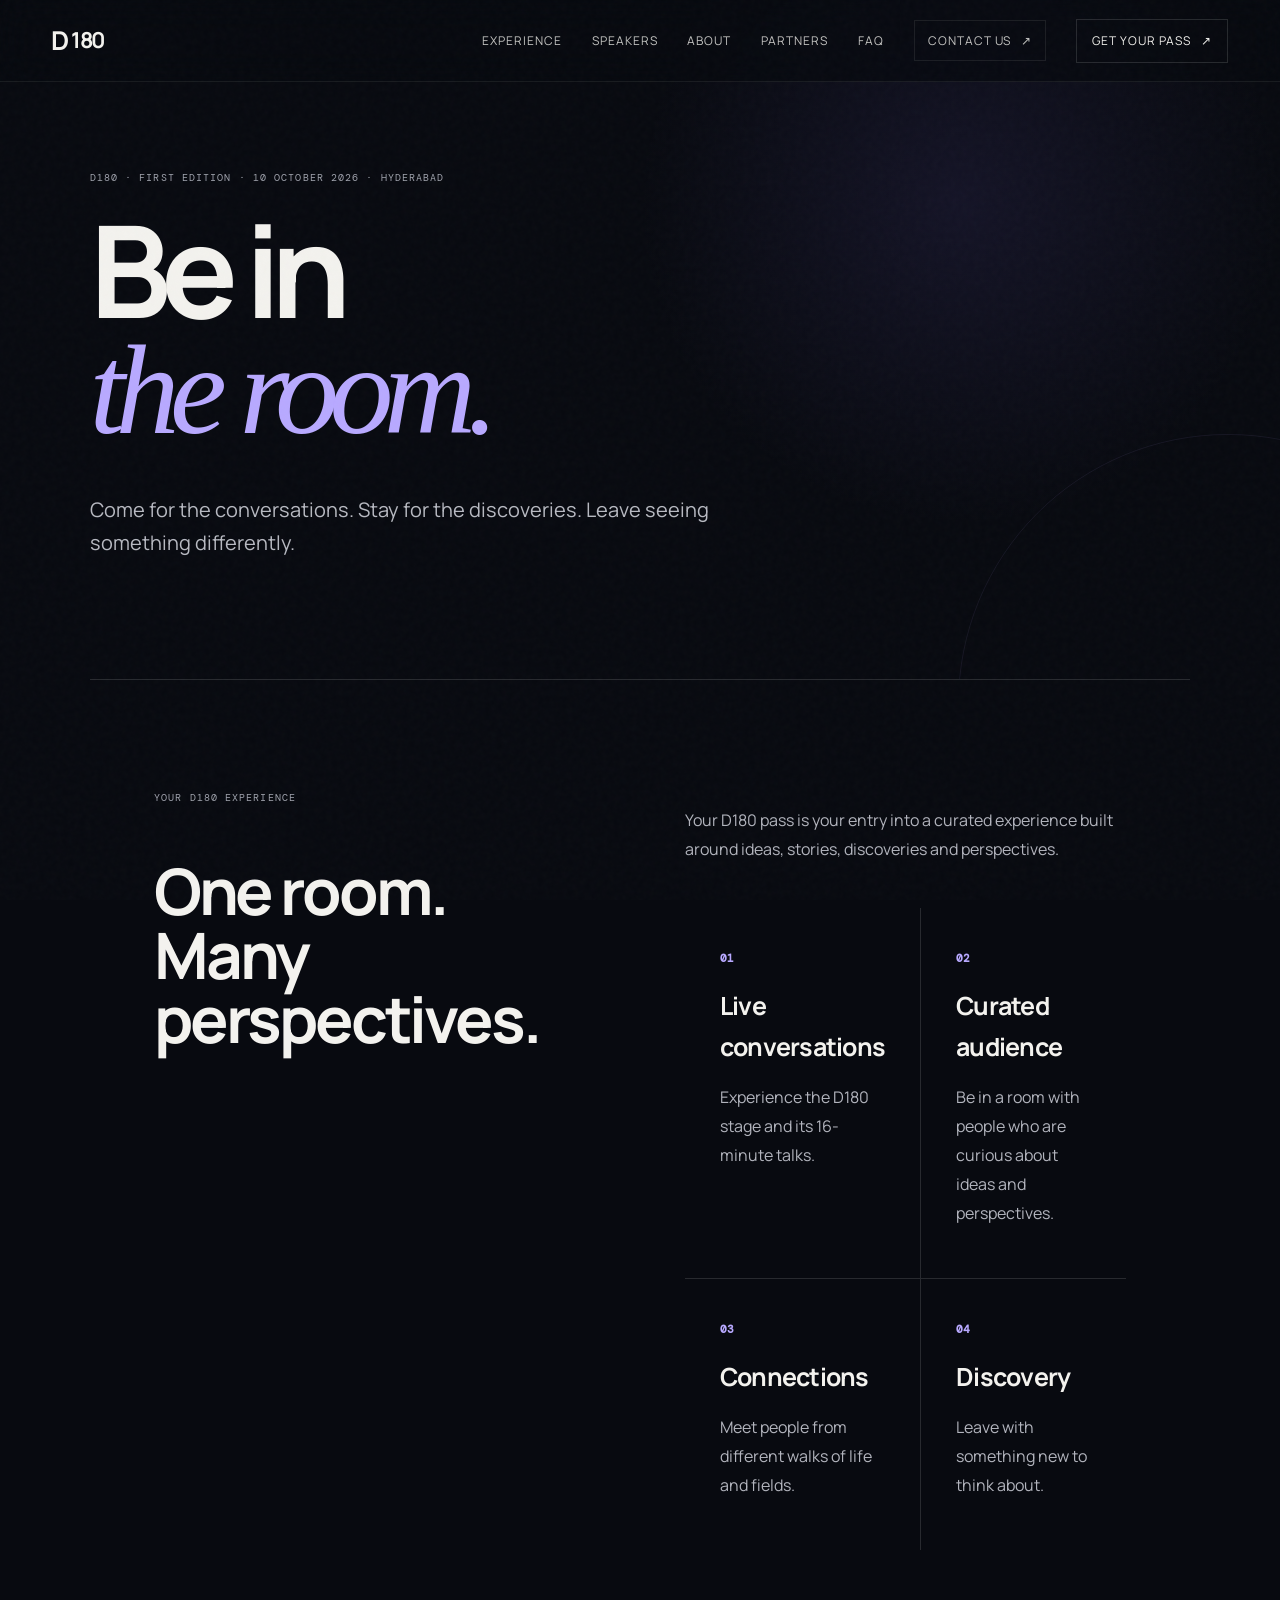
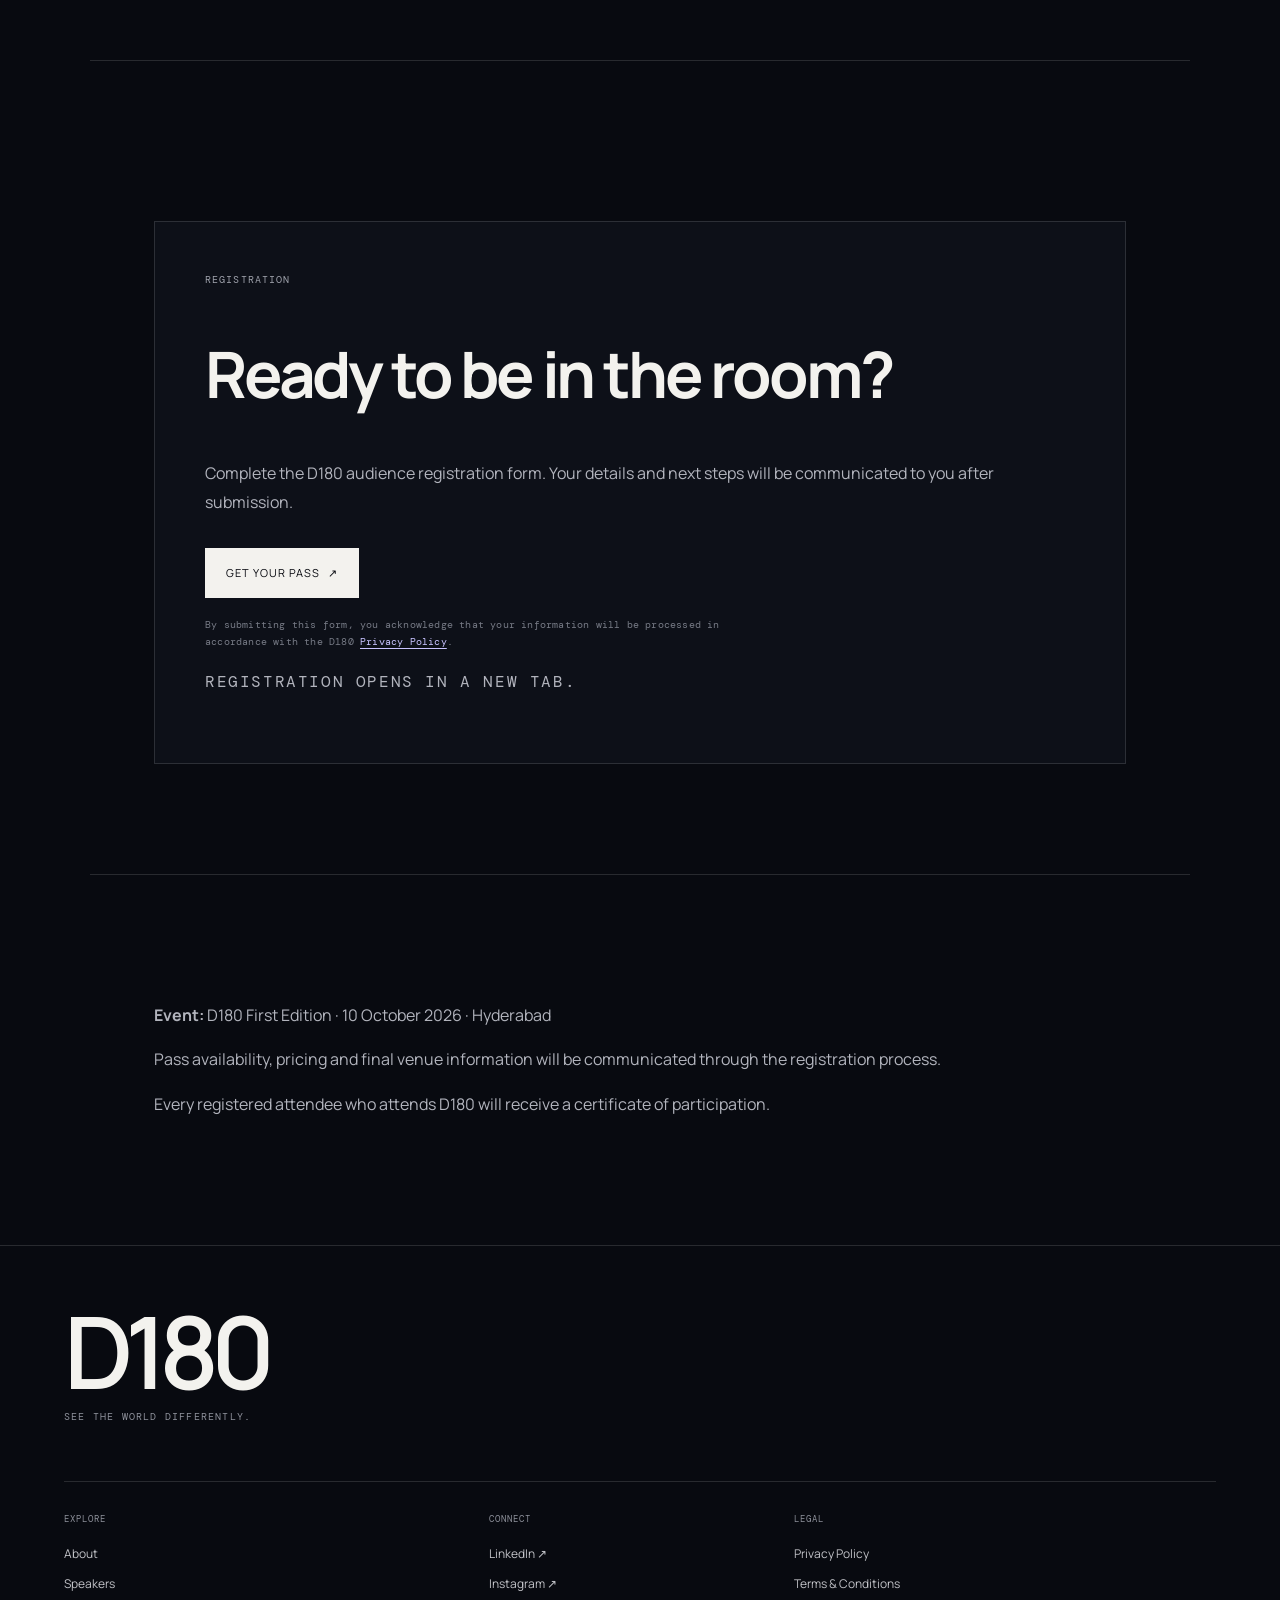
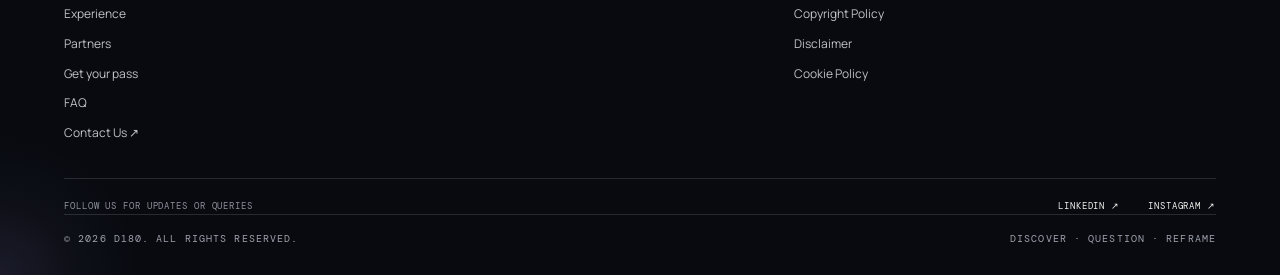
<file: pass.html>
<!DOCTYPE html><html lang="en"><head><meta charset="UTF-8"><meta name="viewport" content="width=device-width, initial-scale=1.0"><meta name="description" content="Get your pass for D180 First Edition, 10 October 2026, Hyderabad."><meta name="theme-color" content="#080a10"><link rel="icon" type="image/png" sizes="32x32" href="assets/favicon.png"><link rel="apple-touch-icon" href="assets/apple-touch-icon.png"><title>Get Your D180 Pass</title><link rel="stylesheet" href="styles.css"></head><body><div class="noise"></div><header class="site-header"><a class="brand" href="index.html" aria-label="D180 home"><span class="brand-mark">D</span><span>180</span></a><button class="menu-toggle" aria-label="Open menu" aria-expanded="false"><span></span><span></span></button><nav class="nav"><a href="experience.html">Experience</a><a href="speakers.html">Speakers</a><a href="about.html">About</a><a href="partner.html">Partners</a><a href="index.html#faq">FAQ</a><a class="nav-contact" href="#" data-contact-link>Contact Us <span>↗</span></a><a class="nav-cta" href="pass.html">Get your pass <span>↗</span></a></nav></header><main><section class="page-hero"><div class="eyebrow">D180 · FIRST EDITION · 10 OCTOBER 2026 · HYDERABAD</div><h1>Be in<br><em>the room.</em></h1><p class="page-intro">Come for the conversations. Stay for the discoveries. Leave seeing something differently.</p></section><section class="content-section"><div class="two-col"><div><div class="eyebrow">YOUR D180 EXPERIENCE</div><h2>One room.<br>Many perspectives.</h2></div><div><p>Your D180 pass is your entry into a curated experience built around ideas, stories, discoveries and perspectives.</p><div class="number-list"><div class="number-item"><b>01</b><h3>Live conversations</h3><p>Experience the D180 stage and its 16-minute talks.</p></div><div class="number-item"><b>02</b><h3>Curated audience</h3><p>Be in a room with people who are curious about ideas and perspectives.</p></div><div class="number-item"><b>03</b><h3>Connections</h3><p>Meet people from different walks of life and fields.</p></div><div class="number-item"><b>04</b><h3>Discovery</h3><p>Leave with something new to think about.</p></div></div></div></div></section><section class="content-section"><div class="form-card"><div class="eyebrow">REGISTRATION</div><h2>Ready to be in the room?</h2><p>Complete the D180 audience registration form. Your details and next steps will be communicated to you after submission.</p><a class="button button-light" target="_blank" rel="noopener" href="https://forms.gle/L7AH7LhRpzp2SVme8">Get your pass <span>↗</span></a><p class="privacy-note">By submitting this form, you acknowledge that your information will be processed in accordance with the D180 <a href="privacy-policy.html">Privacy Policy</a>.</p><p class="external-note">Registration opens in a new tab.</p></div></section><section class="content-section"><p><strong>Event:</strong> D180 First Edition · 10 October 2026 · Hyderabad</p><p>Pass availability, pricing and final venue information will be communicated through the registration process.</p><p>Every registered attendee who attends D180 will receive a certificate of participation.</p></section></main><footer class="site-footer">
<div class="footer-brand">D180</div>
<div class="footer-tagline">SEE THE WORLD DIFFERENTLY.</div>
<div class="footer-columns">
  <div><div class="footer-heading">Explore</div><div class="footer-links"><a href="about.html">About</a><a href="speakers.html">Speakers</a><a href="experience.html">Experience</a><a href="partner.html">Partners</a><a href="pass.html">Get your pass</a><a href="index.html#faq">FAQ</a><a href="#" data-contact-link>Contact Us ↗</a></div></div>
  <div><div class="footer-heading">Connect</div><div class="footer-links"><a href="https://www.linkedin.com/company/d180/" target="_blank" rel="noopener noreferrer">LinkedIn ↗</a><a href="https://www.instagram.com/d180_official/" target="_blank" rel="noopener noreferrer">Instagram ↗</a></div></div>
  <div><div class="footer-heading">Legal</div><div class="footer-links"><a href="privacy-policy.html">Privacy Policy</a><a href="terms.html">Terms &amp; Conditions</a><a href="copyright.html">Copyright Policy</a><a href="disclaimer.html">Disclaimer</a><a href="cookies.html">Cookie Policy</a></div></div>
</div>
<div class="footer-social"><span>FOLLOW US FOR UPDATES OR QUERIES</span><div><a href="https://www.linkedin.com/company/d180/" target="_blank" rel="noopener noreferrer" aria-label="D180 on LinkedIn">LinkedIn ↗</a><a href="https://www.instagram.com/d180_official/" target="_blank" rel="noopener noreferrer" aria-label="D180 on Instagram">Instagram ↗</a></div></div>
<div class="footer-bottom"><span>© 2026 D180. All Rights Reserved.</span><span>DISCOVER · QUESTION · REFRAME</span></div>
</footer><script src="script.js"></script></body></html>
</file>
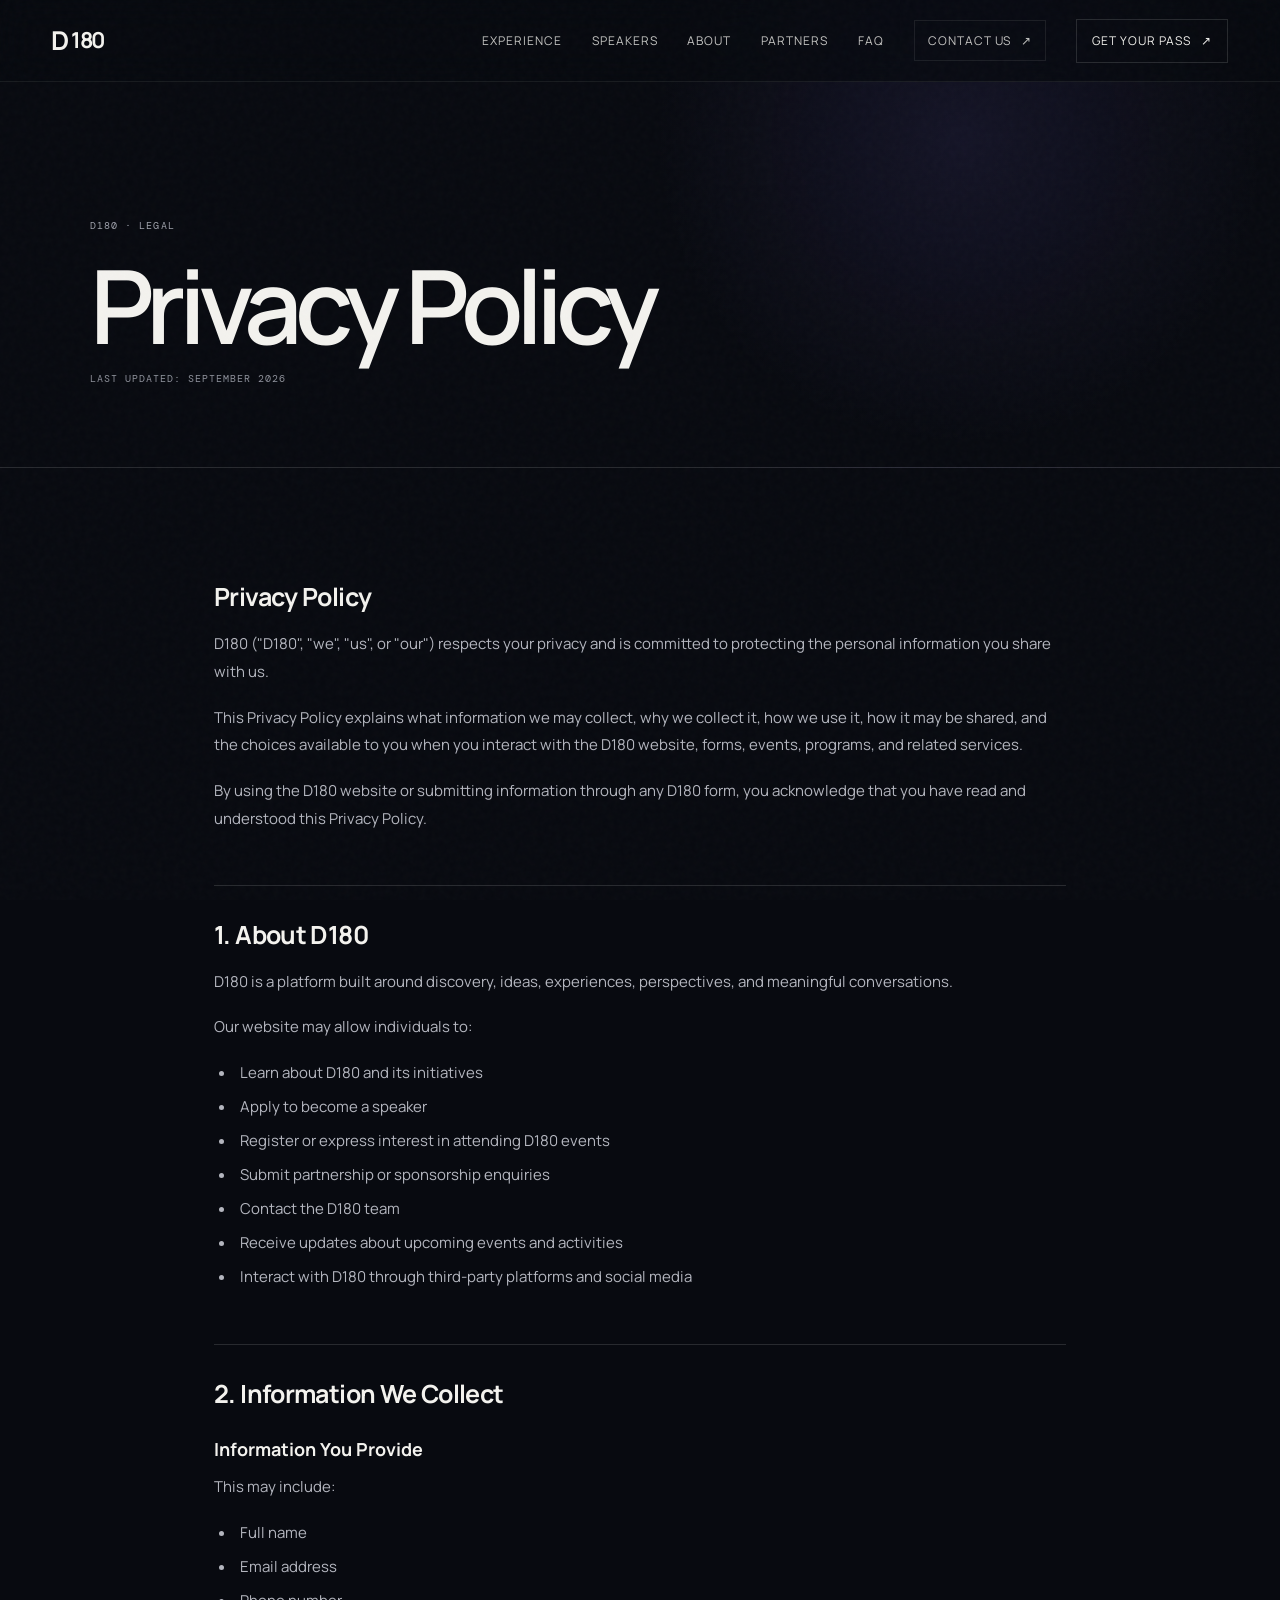
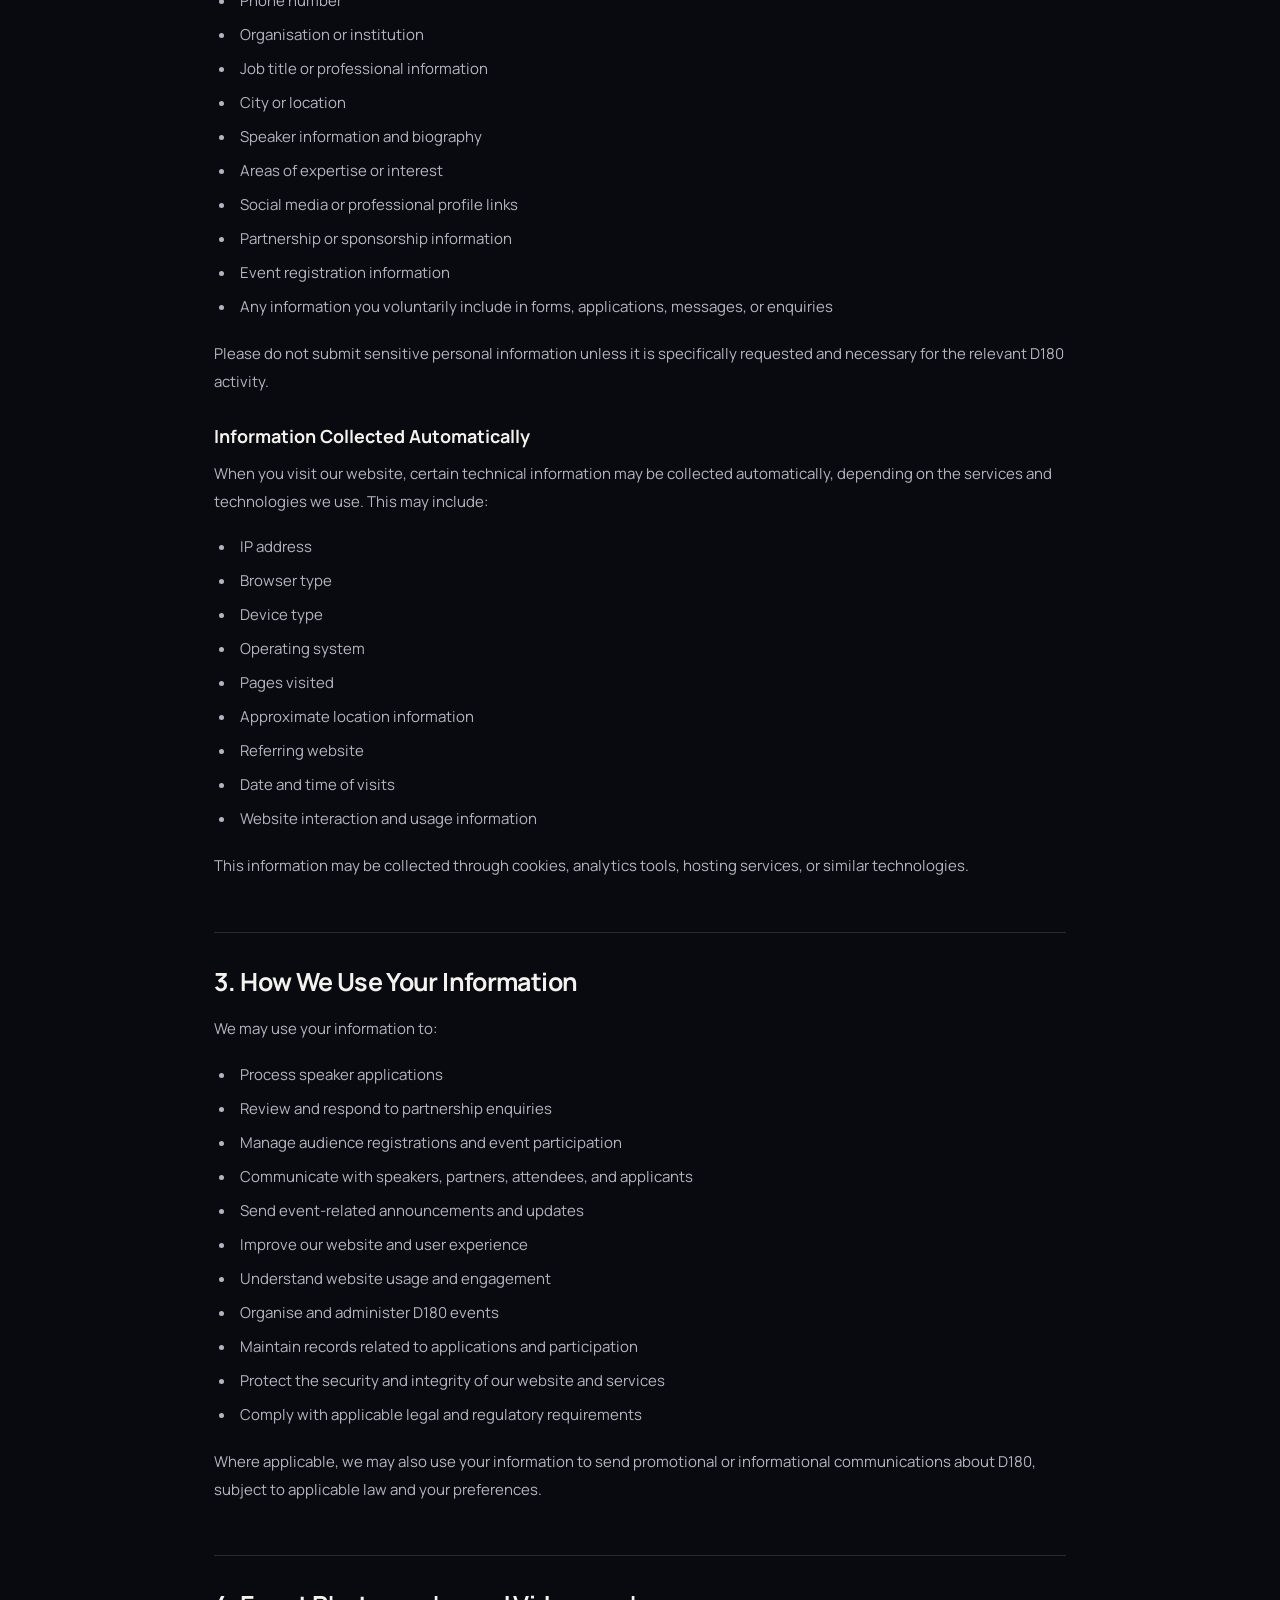
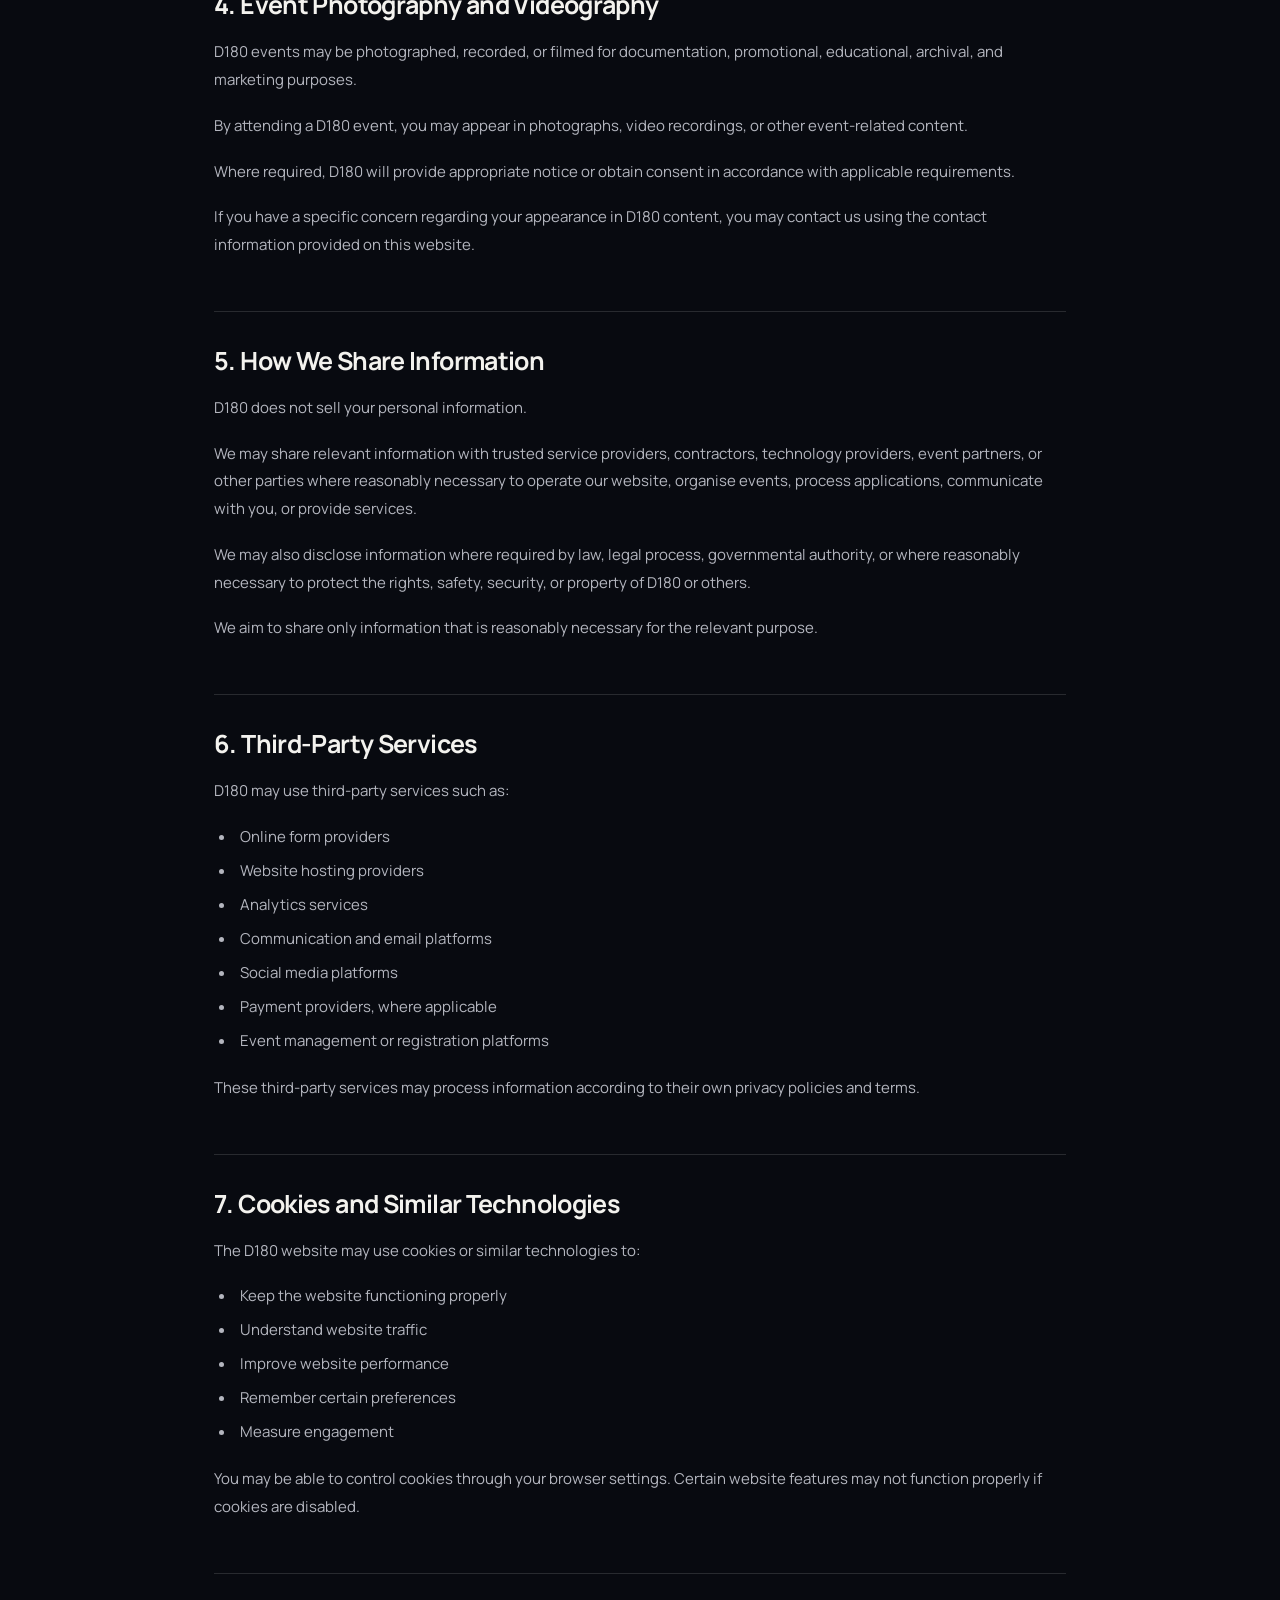
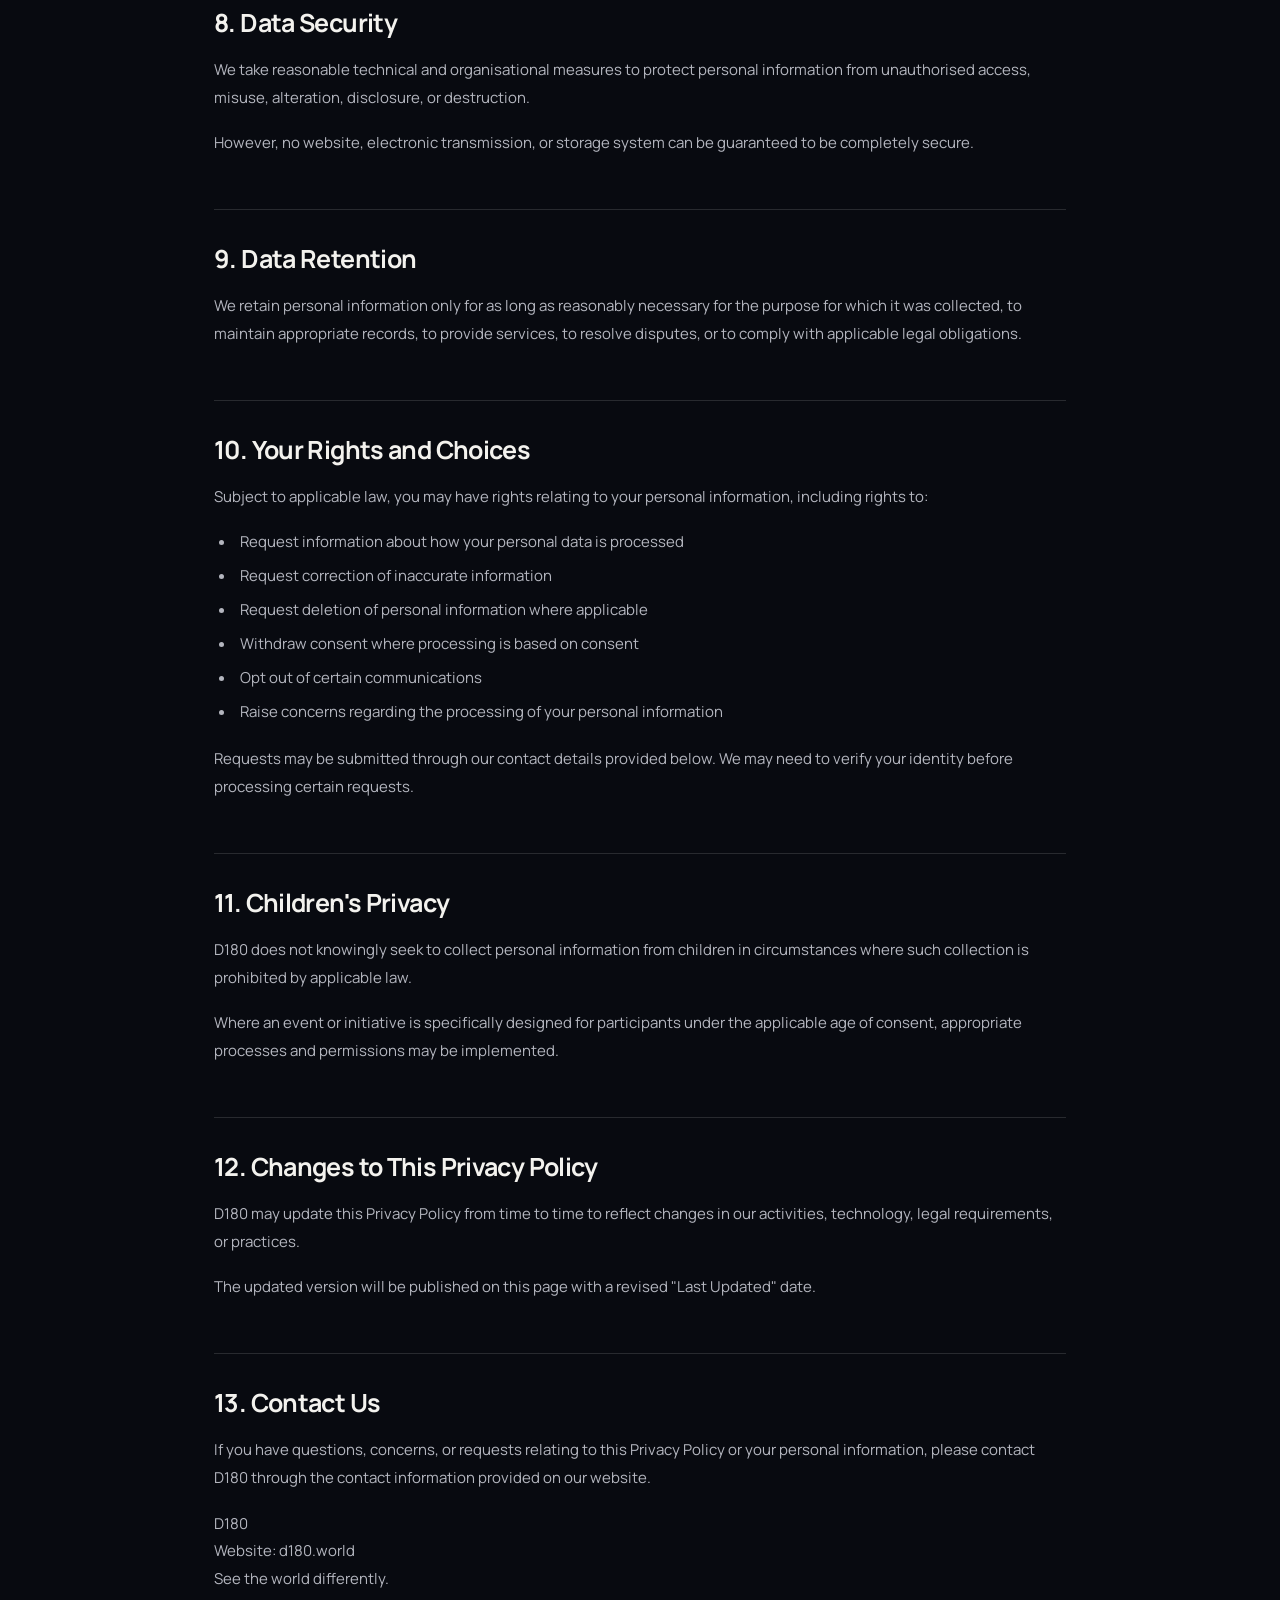
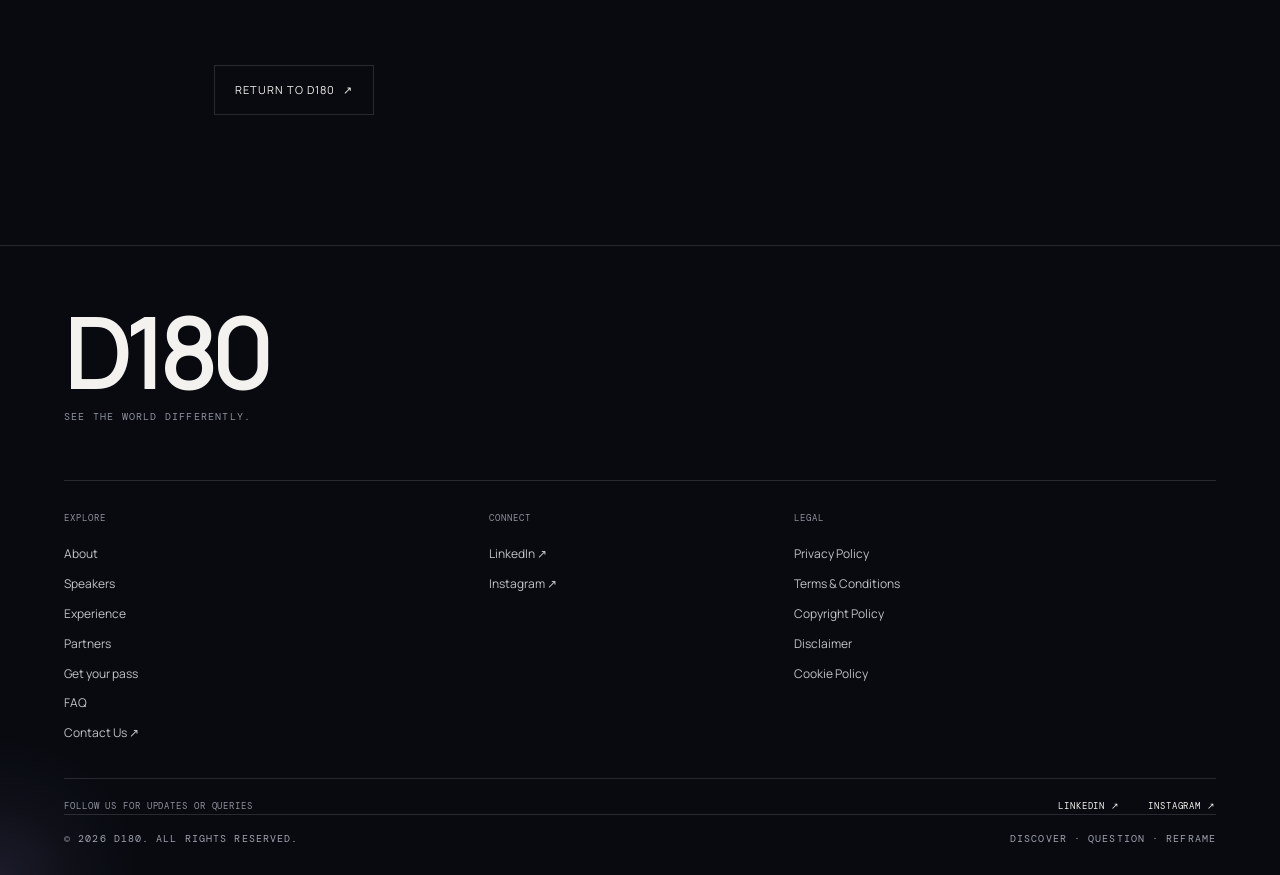
<file: privacy-policy.html>
<!DOCTYPE html><html lang="en"><head><meta charset="UTF-8"><meta name="viewport" content="width=device-width, initial-scale=1.0"><meta name="description" content="D180 Privacy Policy"><meta name="theme-color" content="#080a10"><meta name="robots" content="index,follow"><link rel="icon" type="image/png" sizes="32x32" href="assets/favicon.png"><link rel="apple-touch-icon" href="assets/apple-touch-icon.png"><title>D180 Privacy Policy</title><link rel="stylesheet" href="styles.css"></head><body><div class="noise"></div><header class="site-header"><a class="brand" href="index.html" aria-label="D180 home"><span class="brand-mark">D</span><span>180</span></a><button class="menu-toggle" aria-label="Open menu" aria-expanded="false"><span></span><span></span></button><nav class="nav"><a href="experience.html">Experience</a><a href="speakers.html">Speakers</a><a href="about.html">About</a><a href="partner.html">Partners</a><a href="index.html#faq">FAQ</a><a class="nav-contact" href="#" data-contact-link>Contact Us <span>↗</span></a><a class="nav-cta" href="pass.html">Get your pass <span>↗</span></a></nav></header><main class="legal-page"><section class="legal-hero"><div class="eyebrow">D180 · LEGAL</div><h1>Privacy Policy</h1><div class="legal-updated">Last Updated: September 2026</div></section><article class="legal-wrap"><section class="legal-section"><h2>Privacy Policy</h2><p>D180 ("D180", "we", "us", or "our") respects your privacy and is committed to protecting the personal information you share with us.</p><p>This Privacy Policy explains what information we may collect, why we collect it, how we use it, how it may be shared, and the choices available to you when you interact with the D180 website, forms, events, programs, and related services.</p><p>By using the D180 website or submitting information through any D180 form, you acknowledge that you have read and understood this Privacy Policy.</p></section>
<section class="legal-section"><h2>1. About D180</h2><p>D180 is a platform built around discovery, ideas, experiences, perspectives, and meaningful conversations.</p><p>Our website may allow individuals to:</p><ul><li>Learn about D180 and its initiatives</li><li>Apply to become a speaker</li><li>Register or express interest in attending D180 events</li><li>Submit partnership or sponsorship enquiries</li><li>Contact the D180 team</li><li>Receive updates about upcoming events and activities</li><li>Interact with D180 through third-party platforms and social media</li></ul></section>
<section class="legal-section"><h2>2. Information We Collect</h2><h3>Information You Provide</h3><p>This may include:</p><ul><li>Full name</li><li>Email address</li><li>Phone number</li><li>Organisation or institution</li><li>Job title or professional information</li><li>City or location</li><li>Speaker information and biography</li><li>Areas of expertise or interest</li><li>Social media or professional profile links</li><li>Partnership or sponsorship information</li><li>Event registration information</li><li>Any information you voluntarily include in forms, applications, messages, or enquiries</li></ul><p>Please do not submit sensitive personal information unless it is specifically requested and necessary for the relevant D180 activity.</p><h3>Information Collected Automatically</h3><p>When you visit our website, certain technical information may be collected automatically, depending on the services and technologies we use. This may include:</p><ul><li>IP address</li><li>Browser type</li><li>Device type</li><li>Operating system</li><li>Pages visited</li><li>Approximate location information</li><li>Referring website</li><li>Date and time of visits</li><li>Website interaction and usage information</li></ul><p>This information may be collected through cookies, analytics tools, hosting services, or similar technologies.</p></section>
<section class="legal-section"><h2>3. How We Use Your Information</h2><p>We may use your information to:</p><ul><li>Process speaker applications</li><li>Review and respond to partnership enquiries</li><li>Manage audience registrations and event participation</li><li>Communicate with speakers, partners, attendees, and applicants</li><li>Send event-related announcements and updates</li><li>Improve our website and user experience</li><li>Understand website usage and engagement</li><li>Organise and administer D180 events</li><li>Maintain records related to applications and participation</li><li>Protect the security and integrity of our website and services</li><li>Comply with applicable legal and regulatory requirements</li></ul><p>Where applicable, we may also use your information to send promotional or informational communications about D180, subject to applicable law and your preferences.</p></section>
<section class="legal-section"><h2>4. Event Photography and Videography</h2><p>D180 events may be photographed, recorded, or filmed for documentation, promotional, educational, archival, and marketing purposes.</p><p>By attending a D180 event, you may appear in photographs, video recordings, or other event-related content.</p><p>Where required, D180 will provide appropriate notice or obtain consent in accordance with applicable requirements.</p><p>If you have a specific concern regarding your appearance in D180 content, you may contact us using the contact information provided on this website.</p></section>
<section class="legal-section"><h2>5. How We Share Information</h2><p>D180 does not sell your personal information.</p><p>We may share relevant information with trusted service providers, contractors, technology providers, event partners, or other parties where reasonably necessary to operate our website, organise events, process applications, communicate with you, or provide services.</p><p>We may also disclose information where required by law, legal process, governmental authority, or where reasonably necessary to protect the rights, safety, security, or property of D180 or others.</p><p>We aim to share only information that is reasonably necessary for the relevant purpose.</p></section>
<section class="legal-section"><h2>6. Third-Party Services</h2><p>D180 may use third-party services such as:</p><ul><li>Online form providers</li><li>Website hosting providers</li><li>Analytics services</li><li>Communication and email platforms</li><li>Social media platforms</li><li>Payment providers, where applicable</li><li>Event management or registration platforms</li></ul><p>These third-party services may process information according to their own privacy policies and terms.</p></section>
<section class="legal-section"><h2>7. Cookies and Similar Technologies</h2><p>The D180 website may use cookies or similar technologies to:</p><ul><li>Keep the website functioning properly</li><li>Understand website traffic</li><li>Improve website performance</li><li>Remember certain preferences</li><li>Measure engagement</li></ul><p>You may be able to control cookies through your browser settings. Certain website features may not function properly if cookies are disabled.</p></section>
<section class="legal-section"><h2>8. Data Security</h2><p>We take reasonable technical and organisational measures to protect personal information from unauthorised access, misuse, alteration, disclosure, or destruction.</p><p>However, no website, electronic transmission, or storage system can be guaranteed to be completely secure.</p></section>
<section class="legal-section"><h2>9. Data Retention</h2><p>We retain personal information only for as long as reasonably necessary for the purpose for which it was collected, to maintain appropriate records, to provide services, to resolve disputes, or to comply with applicable legal obligations.</p></section>
<section class="legal-section"><h2>10. Your Rights and Choices</h2><p>Subject to applicable law, you may have rights relating to your personal information, including rights to:</p><ul><li>Request information about how your personal data is processed</li><li>Request correction of inaccurate information</li><li>Request deletion of personal information where applicable</li><li>Withdraw consent where processing is based on consent</li><li>Opt out of certain communications</li><li>Raise concerns regarding the processing of your personal information</li></ul><p>Requests may be submitted through our contact details provided below. We may need to verify your identity before processing certain requests.</p></section>
<section class="legal-section"><h2>11. Children's Privacy</h2><p>D180 does not knowingly seek to collect personal information from children in circumstances where such collection is prohibited by applicable law.</p><p>Where an event or initiative is specifically designed for participants under the applicable age of consent, appropriate processes and permissions may be implemented.</p></section>
<section class="legal-section"><h2>12. Changes to This Privacy Policy</h2><p>D180 may update this Privacy Policy from time to time to reflect changes in our activities, technology, legal requirements, or practices.</p><p>The updated version will be published on this page with a revised "Last Updated" date.</p></section>
<section class="legal-section"><h2>13. Contact Us</h2><p>If you have questions, concerns, or requests relating to this Privacy Policy or your personal information, please contact D180 through the contact information provided on our website.</p><p>D180<br>Website: d180.world<br>See the world differently.</p></section><div class="legal-back"><a class="button button-outline" href="index.html">Return to D180 <span>↗</span></a></div></article></main><footer class="site-footer"><div class="footer-brand">D180</div><div class="footer-tagline">SEE THE WORLD DIFFERENTLY.</div><div class="footer-columns"><div><div class="footer-heading">Explore</div><div class="footer-links"><a href="about.html">About</a><a href="speakers.html">Speakers</a><a href="experience.html">Experience</a><a href="partner.html">Partners</a><a href="pass.html">Get your pass</a><a href="index.html#faq">FAQ</a><a href="#" data-contact-link>Contact Us ↗</a></div></div><div><div class="footer-heading">Connect</div><div class="footer-links"><a href="https://www.linkedin.com/company/d180/" target="_blank" rel="noopener noreferrer">LinkedIn ↗</a><a href="https://www.instagram.com/d180_official/" target="_blank" rel="noopener noreferrer">Instagram ↗</a></div></div><div><div class="footer-heading">Legal</div><div class="footer-links"><a href="privacy-policy.html">Privacy Policy</a><a href="terms.html">Terms &amp; Conditions</a><a href="copyright.html">Copyright Policy</a><a href="disclaimer.html">Disclaimer</a><a href="cookies.html">Cookie Policy</a></div></div></div><div class="footer-social"><span>FOLLOW US FOR UPDATES OR QUERIES</span><div><a href="https://www.linkedin.com/company/d180/" target="_blank" rel="noopener noreferrer">LinkedIn ↗</a><a href="https://www.instagram.com/d180_official/" target="_blank" rel="noopener noreferrer">Instagram ↗</a></div></div><div class="footer-bottom"><span>© 2026 D180. All Rights Reserved.</span><span>DISCOVER · QUESTION · REFRAME</span></div></footer><script src="script.js"></script></body></html>
</file>
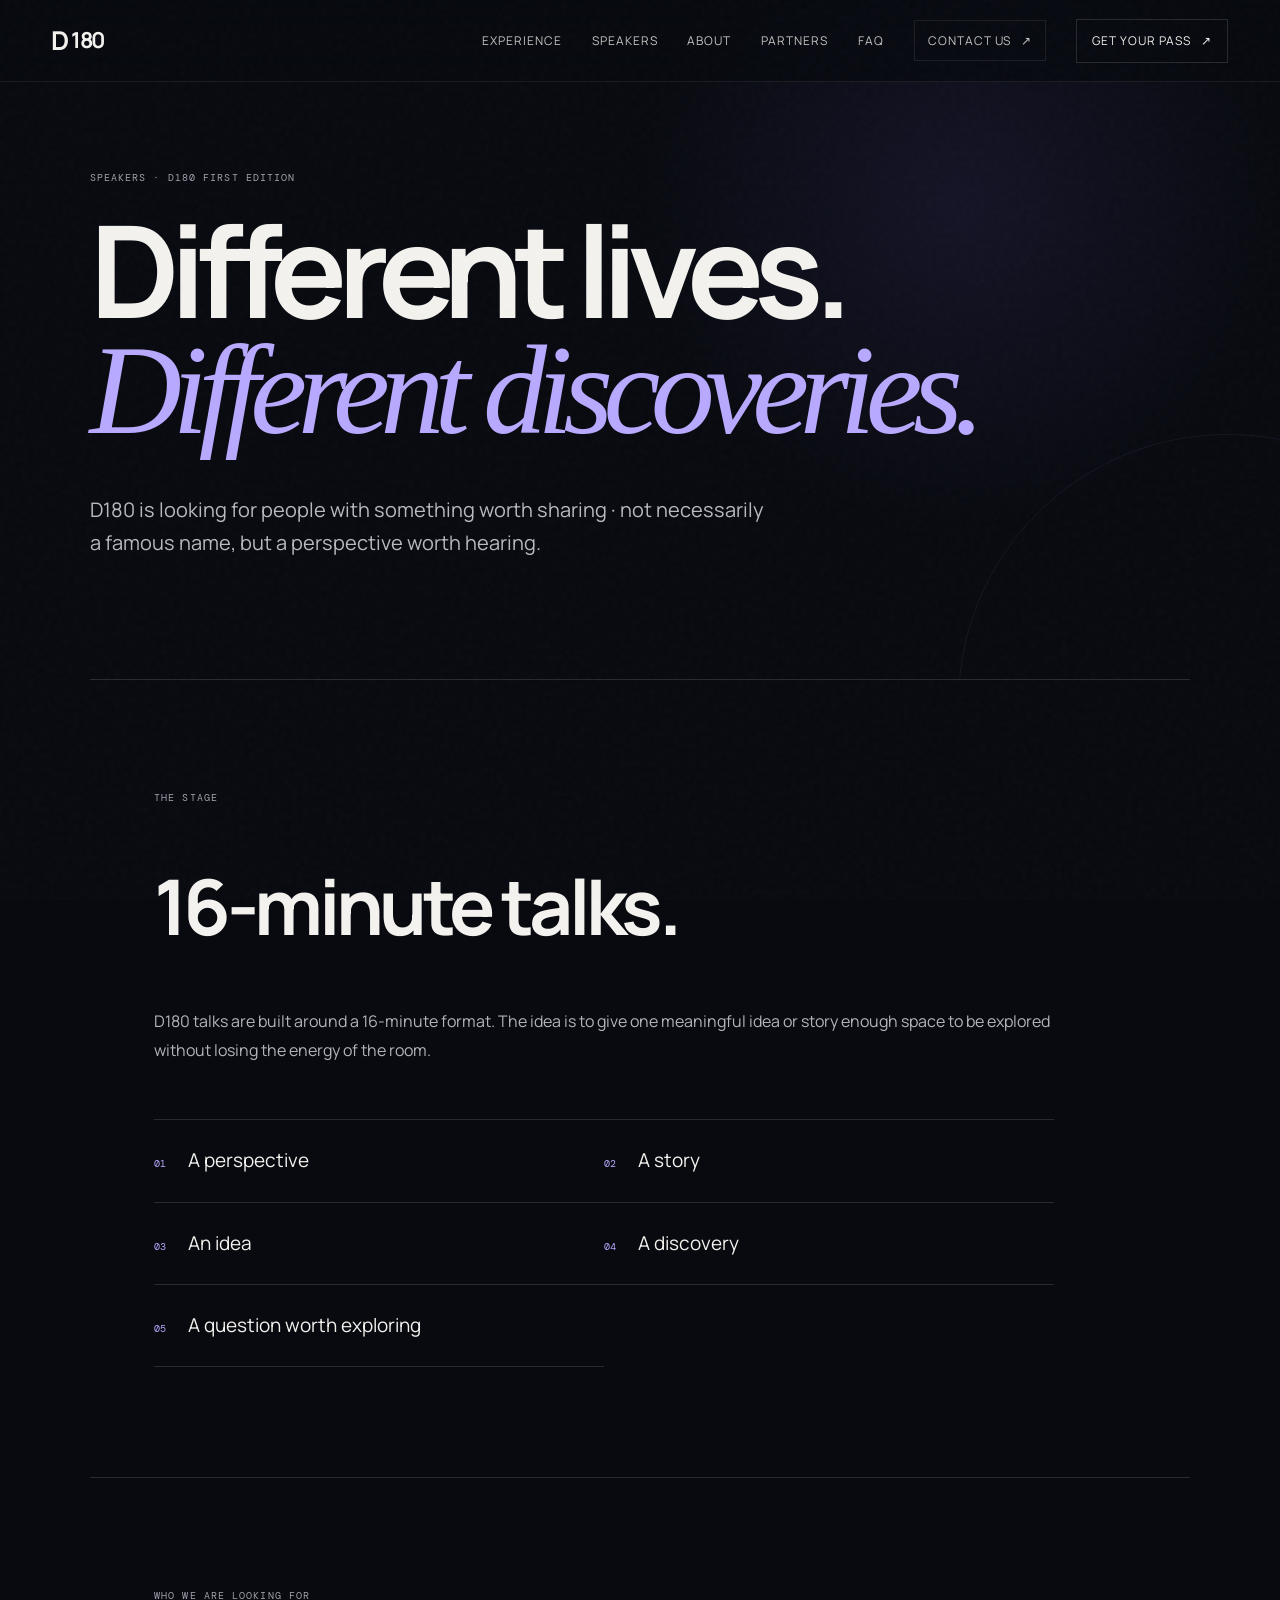
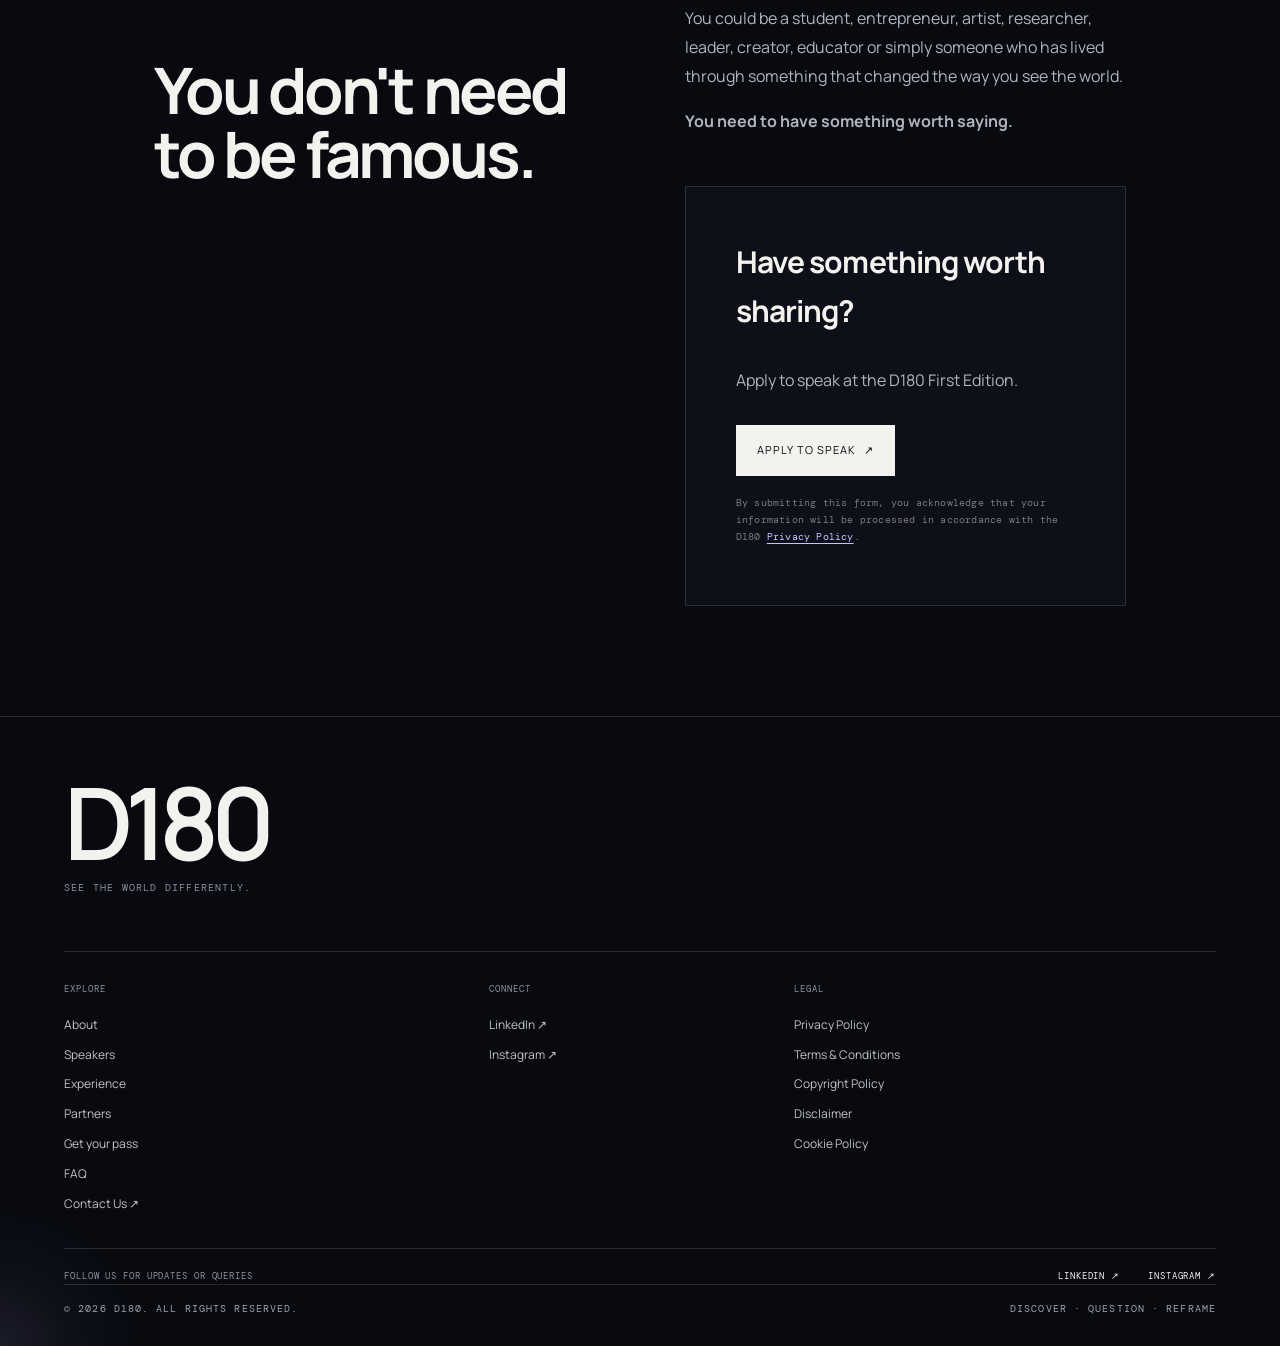
<file: speaker.html>
<!DOCTYPE html><html lang="en"><head><meta charset="UTF-8"><meta name="viewport" content="width=device-width, initial-scale=1.0"><meta name="description" content="Apply to speak at D180. Share a perspective, story, idea, discovery or question worth exploring."><meta name="theme-color" content="#080a10"><link rel="icon" type="image/png" sizes="32x32" href="assets/favicon.png"><link rel="apple-touch-icon" href="assets/apple-touch-icon.png"><title>Become a D180 Speaker</title><link rel="stylesheet" href="styles.css"></head><body><div class="noise"></div><header class="site-header"><a class="brand" href="index.html" aria-label="D180 home"><span class="brand-mark">D</span><span>180</span></a><button class="menu-toggle" aria-label="Open menu" aria-expanded="false"><span></span><span></span></button><nav class="nav"><a href="experience.html">Experience</a><a href="speakers.html">Speakers</a><a href="about.html">About</a><a href="partner.html">Partners</a><a href="index.html#faq">FAQ</a><a class="nav-contact" href="#" data-contact-link>Contact Us <span>↗</span></a><a class="nav-cta" href="pass.html">Get your pass <span>↗</span></a></nav></header><main><section class="page-hero"><div class="eyebrow">SPEAKERS · D180 FIRST EDITION</div><h1>Different lives.<br><em>Different discoveries.</em></h1><p class="page-intro">D180 is looking for people with something worth sharing · not necessarily a famous name, but a perspective worth hearing.</p></section><section class="content-section"><div class="speakers-brief"><div class="eyebrow">THE STAGE</div><h2>16-minute talks.</h2><p>D180 talks are built around a 16-minute format. The idea is to give one meaningful idea or story enough space to be explored without losing the energy of the room.</p><div class="looking-grid"><div><span>01</span> A perspective</div><div><span>02</span> A story</div><div><span>03</span> An idea</div><div><span>04</span> A discovery</div><div><span>05</span> A question worth exploring</div></div></div></section><section class="content-section"><div class="two-col"><div><div class="eyebrow">WHO WE ARE LOOKING FOR</div><h2>You don't need to be famous.</h2></div><div><p>You could be a student, entrepreneur, artist, researcher, leader, creator, educator or simply someone who has lived through something that changed the way you see the world.</p><p><strong>You need to have something worth saying.</strong></p><div class="form-card"><h3>Have something worth sharing?</h3><p>Apply to speak at the D180 First Edition.</p><a class="button button-light" target="_blank" rel="noopener" href="https://forms.gle/qJmHGCAX7yrLfMxJA">Apply to speak <span>↗</span></a><p class="privacy-note">By submitting this form, you acknowledge that your information will be processed in accordance with the D180 <a href="privacy-policy.html">Privacy Policy</a>.</p></div></div></div></section></main><footer class="site-footer">
<div class="footer-brand">D180</div>
<div class="footer-tagline">SEE THE WORLD DIFFERENTLY.</div>
<div class="footer-columns">
  <div><div class="footer-heading">Explore</div><div class="footer-links"><a href="about.html">About</a><a href="speakers.html">Speakers</a><a href="experience.html">Experience</a><a href="partner.html">Partners</a><a href="pass.html">Get your pass</a><a href="index.html#faq">FAQ</a><a href="#" data-contact-link>Contact Us ↗</a></div></div>
  <div><div class="footer-heading">Connect</div><div class="footer-links"><a href="https://www.linkedin.com/company/d180/" target="_blank" rel="noopener noreferrer">LinkedIn ↗</a><a href="https://www.instagram.com/d180_official/" target="_blank" rel="noopener noreferrer">Instagram ↗</a></div></div>
  <div><div class="footer-heading">Legal</div><div class="footer-links"><a href="privacy-policy.html">Privacy Policy</a><a href="terms.html">Terms &amp; Conditions</a><a href="copyright.html">Copyright Policy</a><a href="disclaimer.html">Disclaimer</a><a href="cookies.html">Cookie Policy</a></div></div>
</div>
<div class="footer-social"><span>FOLLOW US FOR UPDATES OR QUERIES</span><div><a href="https://www.linkedin.com/company/d180/" target="_blank" rel="noopener noreferrer" aria-label="D180 on LinkedIn">LinkedIn ↗</a><a href="https://www.instagram.com/d180_official/" target="_blank" rel="noopener noreferrer" aria-label="D180 on Instagram">Instagram ↗</a></div></div>
<div class="footer-bottom"><span>© 2026 D180. All Rights Reserved.</span><span>DISCOVER · QUESTION · REFRAME</span></div>
</footer><script src="script.js"></script></body></html>
</file>
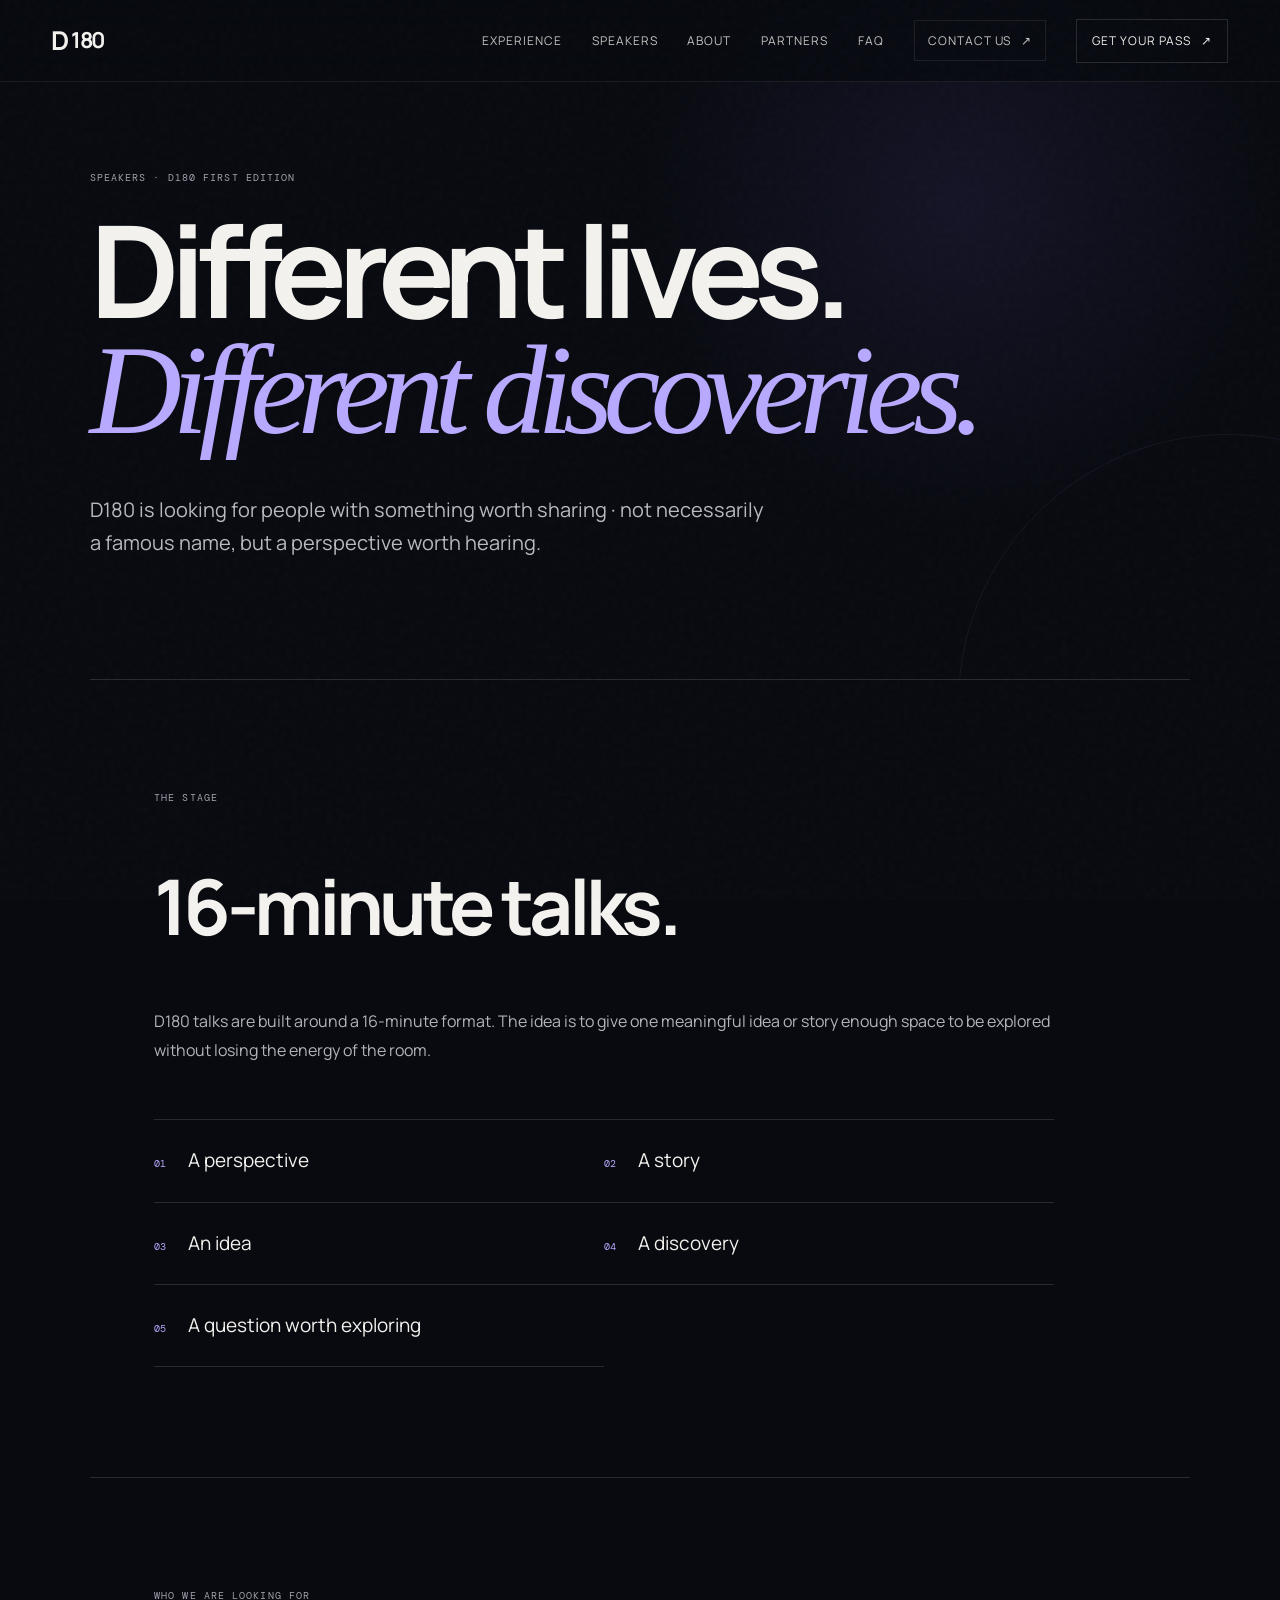
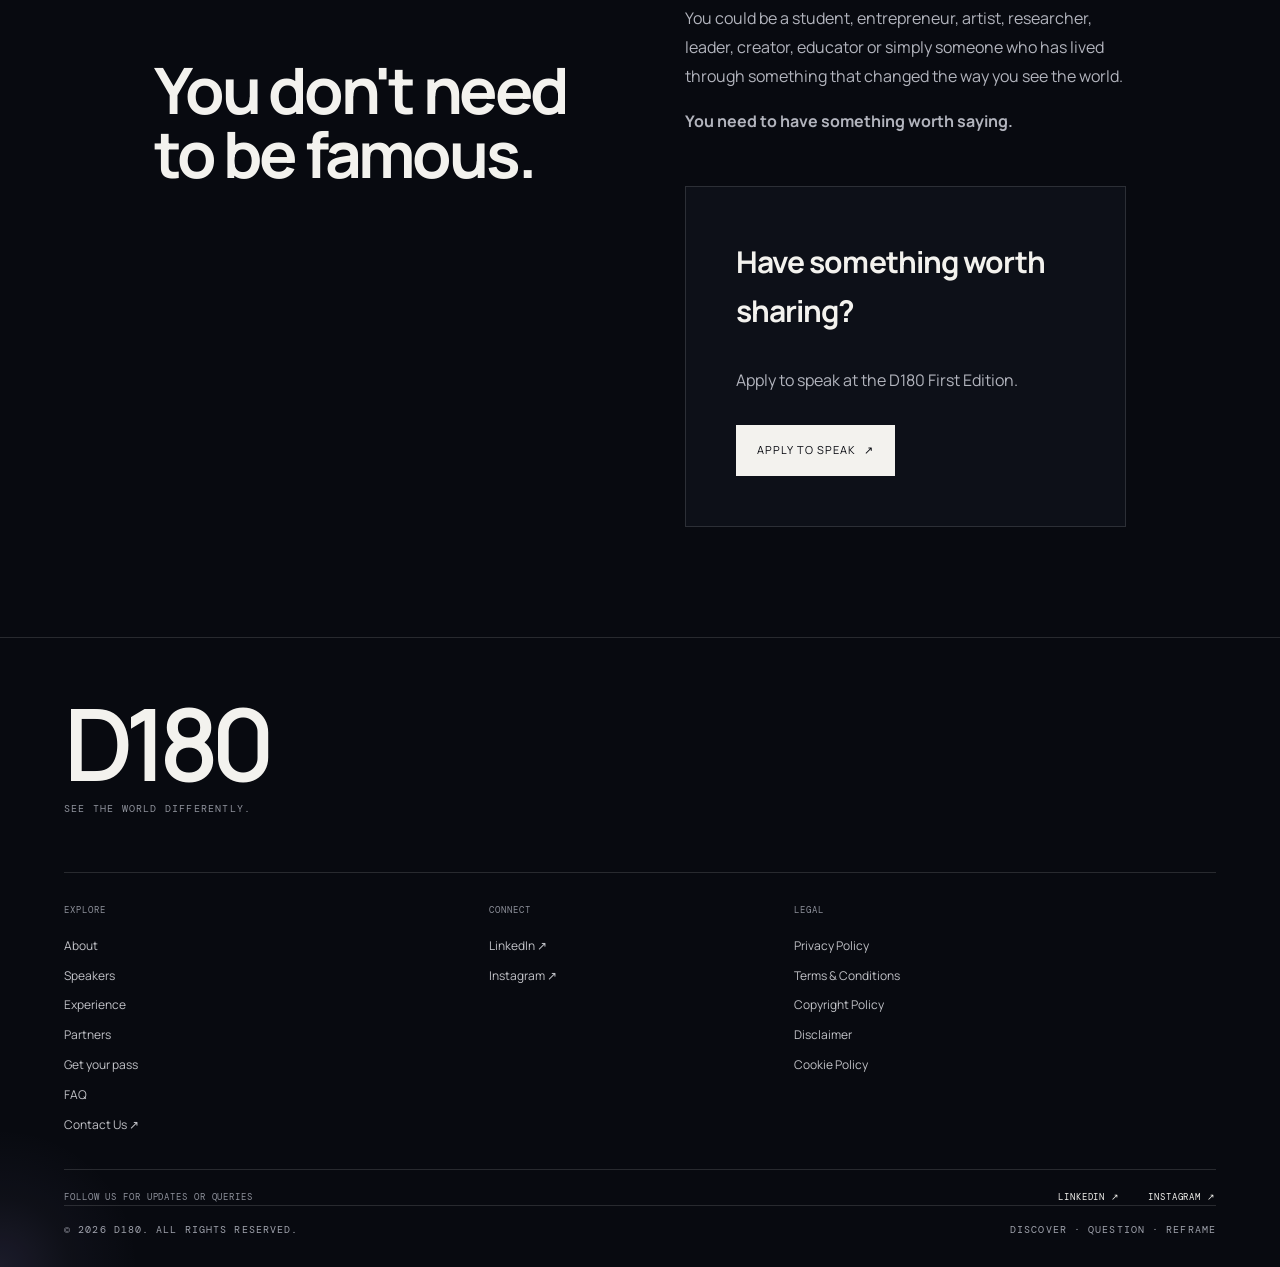
<file: speakers.html>
<!DOCTYPE html><html lang="en"><head><meta charset="UTF-8"><meta name="viewport" content="width=device-width, initial-scale=1.0"><meta name="description" content="Apply to speak at D180. Share a perspective, story, idea, discovery or question worth exploring."><meta name="theme-color" content="#080a10"><link rel="icon" type="image/png" sizes="32x32" href="assets/favicon.png"><link rel="apple-touch-icon" href="assets/apple-touch-icon.png"><title>Become a D180 Speaker</title><link rel="stylesheet" href="styles.css"></head><body><div class="noise"></div><header class="site-header"><a class="brand" href="index.html" aria-label="D180 home"><span class="brand-mark">D</span><span>180</span></a><button class="menu-toggle" aria-label="Open menu" aria-expanded="false"><span></span><span></span></button><nav class="nav"><a href="experience.html">Experience</a><a href="speakers.html">Speakers</a><a href="about.html">About</a><a href="partner.html">Partners</a><a href="index.html#faq">FAQ</a><a class="nav-contact" href="#" data-contact-link>Contact Us <span>↗</span></a><a class="nav-cta" href="pass.html">Get your pass <span>↗</span></a></nav></header><main><section class="page-hero"><div class="eyebrow">SPEAKERS · D180 FIRST EDITION</div><h1>Different lives.<br><em>Different discoveries.</em></h1><p class="page-intro">D180 is looking for people with something worth sharing · not necessarily a famous name, but a perspective worth hearing.</p></section><section class="content-section"><div class="speakers-brief"><div class="eyebrow">THE STAGE</div><h2>16-minute talks.</h2><p>D180 talks are built around a 16-minute format. The idea is to give one meaningful idea or story enough space to be explored without losing the energy of the room.</p><div class="looking-grid"><div><span>01</span> A perspective</div><div><span>02</span> A story</div><div><span>03</span> An idea</div><div><span>04</span> A discovery</div><div><span>05</span> A question worth exploring</div></div></div></section><section class="content-section"><div class="two-col"><div><div class="eyebrow">WHO WE ARE LOOKING FOR</div><h2>You don't need to be famous.</h2></div><div><p>You could be a student, entrepreneur, artist, researcher, leader, creator, educator or simply someone who has lived through something that changed the way you see the world.</p><p><strong>You need to have something worth saying.</strong></p><div class="form-card"><h3>Have something worth sharing?</h3><p>Apply to speak at the D180 First Edition.</p><a class="button button-light" target="_blank" rel="noopener" href="https://forms.gle/qJmHGCAX7yrLfMxJA">Apply to speak <span>↗</span></a></div></div></div></section></main><footer class="site-footer">
<div class="footer-brand">D180</div>
<div class="footer-tagline">SEE THE WORLD DIFFERENTLY.</div>
<div class="footer-columns">
  <div><div class="footer-heading">Explore</div><div class="footer-links"><a href="about.html">About</a><a href="speakers.html">Speakers</a><a href="experience.html">Experience</a><a href="partner.html">Partners</a><a href="pass.html">Get your pass</a><a href="index.html#faq">FAQ</a><a href="#" data-contact-link>Contact Us ↗</a></div></div>
  <div><div class="footer-heading">Connect</div><div class="footer-links"><a href="https://www.linkedin.com/company/d180/" target="_blank" rel="noopener noreferrer">LinkedIn ↗</a><a href="https://www.instagram.com/d180_official/" target="_blank" rel="noopener noreferrer">Instagram ↗</a></div></div>
  <div><div class="footer-heading">Legal</div><div class="footer-links"><a href="privacy-policy.html">Privacy Policy</a><a href="terms.html">Terms &amp; Conditions</a><a href="copyright.html">Copyright Policy</a><a href="disclaimer.html">Disclaimer</a><a href="cookies.html">Cookie Policy</a></div></div>
</div>
<div class="footer-social"><span>FOLLOW US FOR UPDATES OR QUERIES</span><div><a href="https://www.linkedin.com/company/d180/" target="_blank" rel="noopener noreferrer" aria-label="D180 on LinkedIn">LinkedIn ↗</a><a href="https://www.instagram.com/d180_official/" target="_blank" rel="noopener noreferrer" aria-label="D180 on Instagram">Instagram ↗</a></div></div>
<div class="footer-bottom"><span>© 2026 D180. All Rights Reserved.</span><span>DISCOVER · QUESTION · REFRAME</span></div>
</footer><script src="script.js"></script></body></html>
</file>
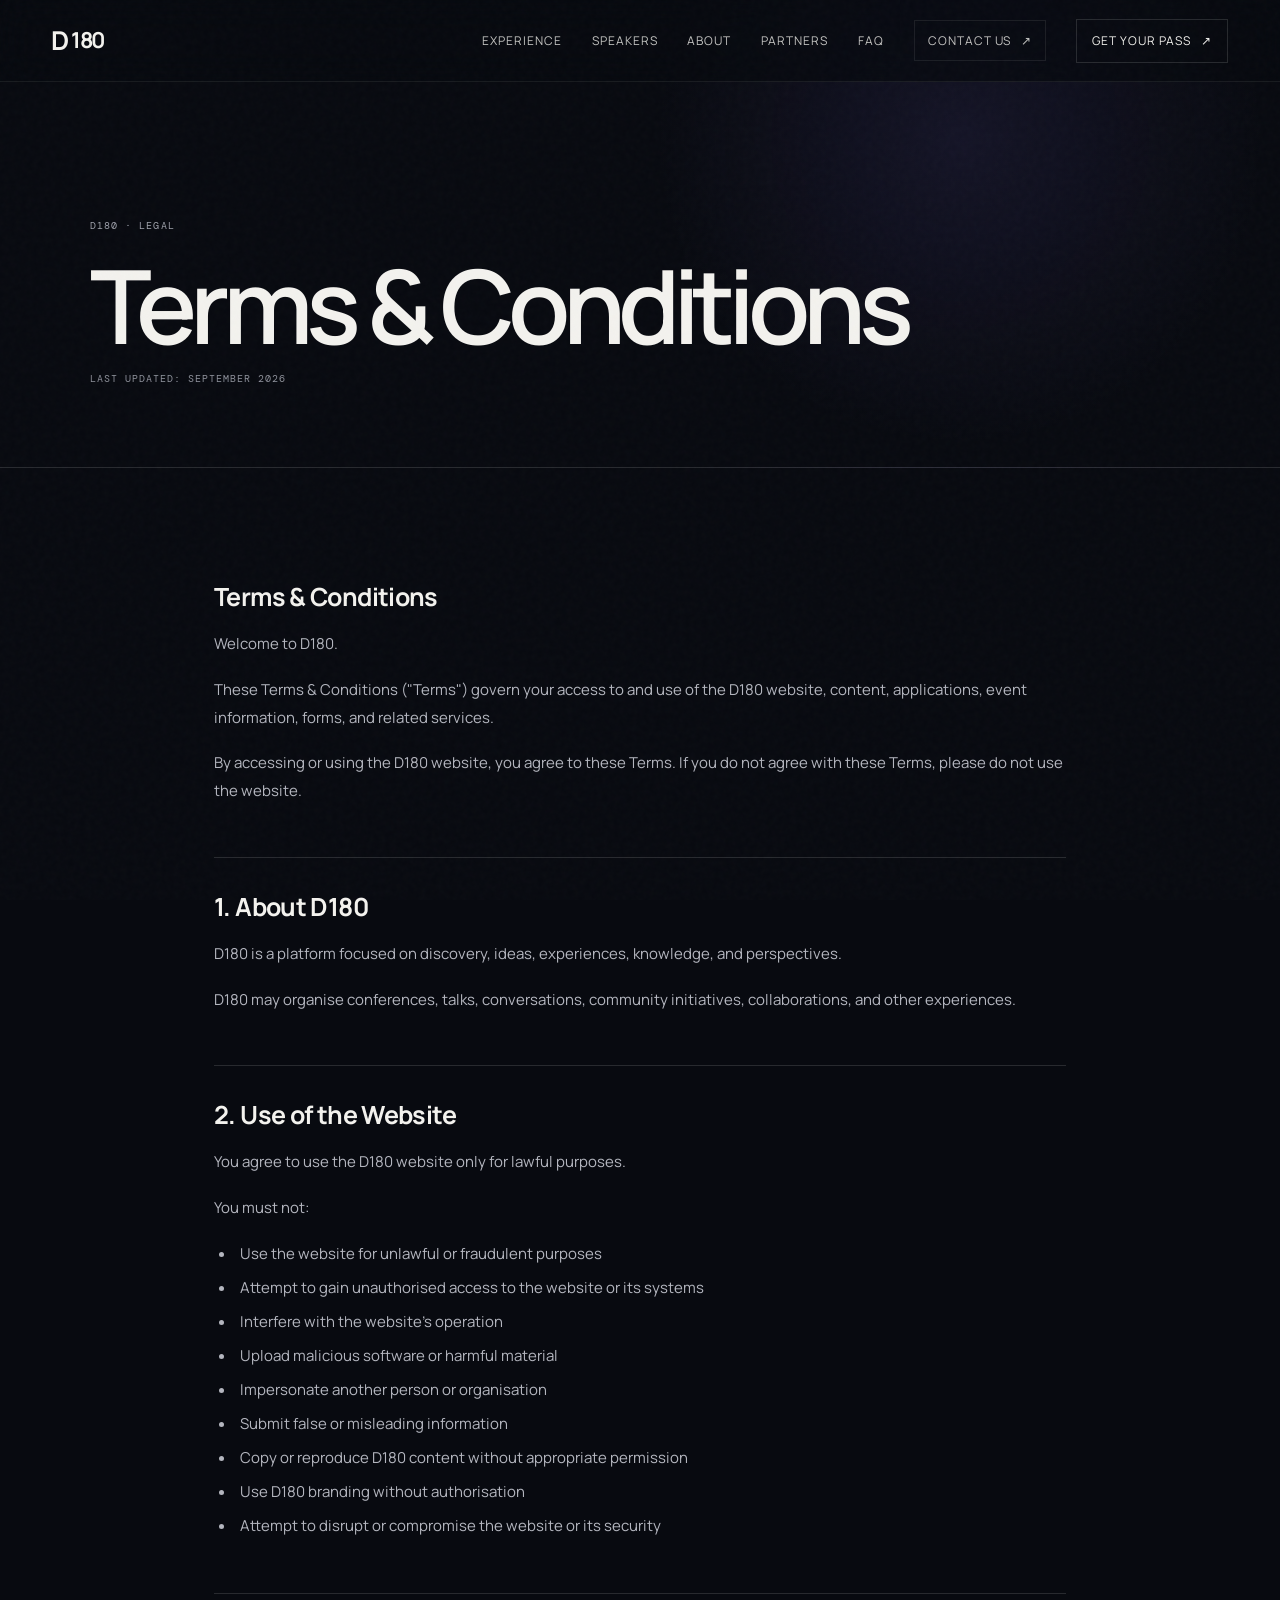
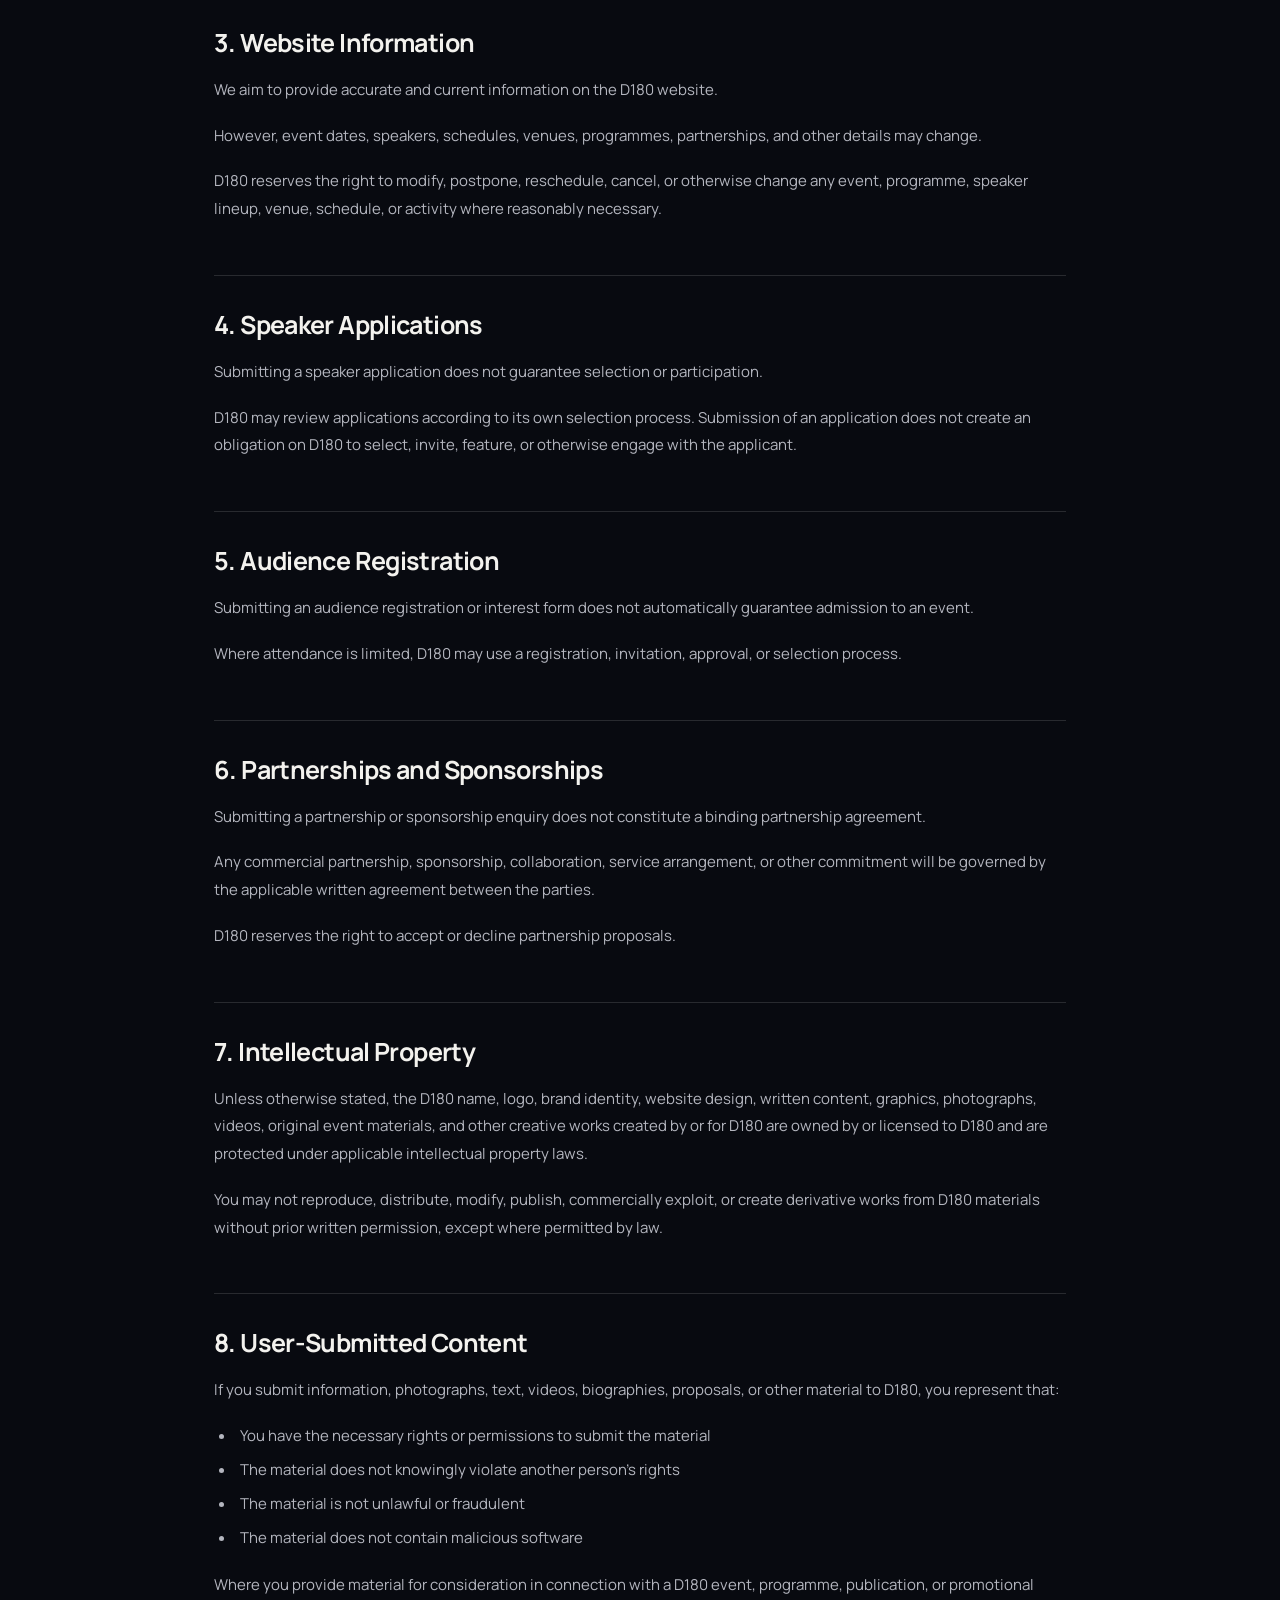
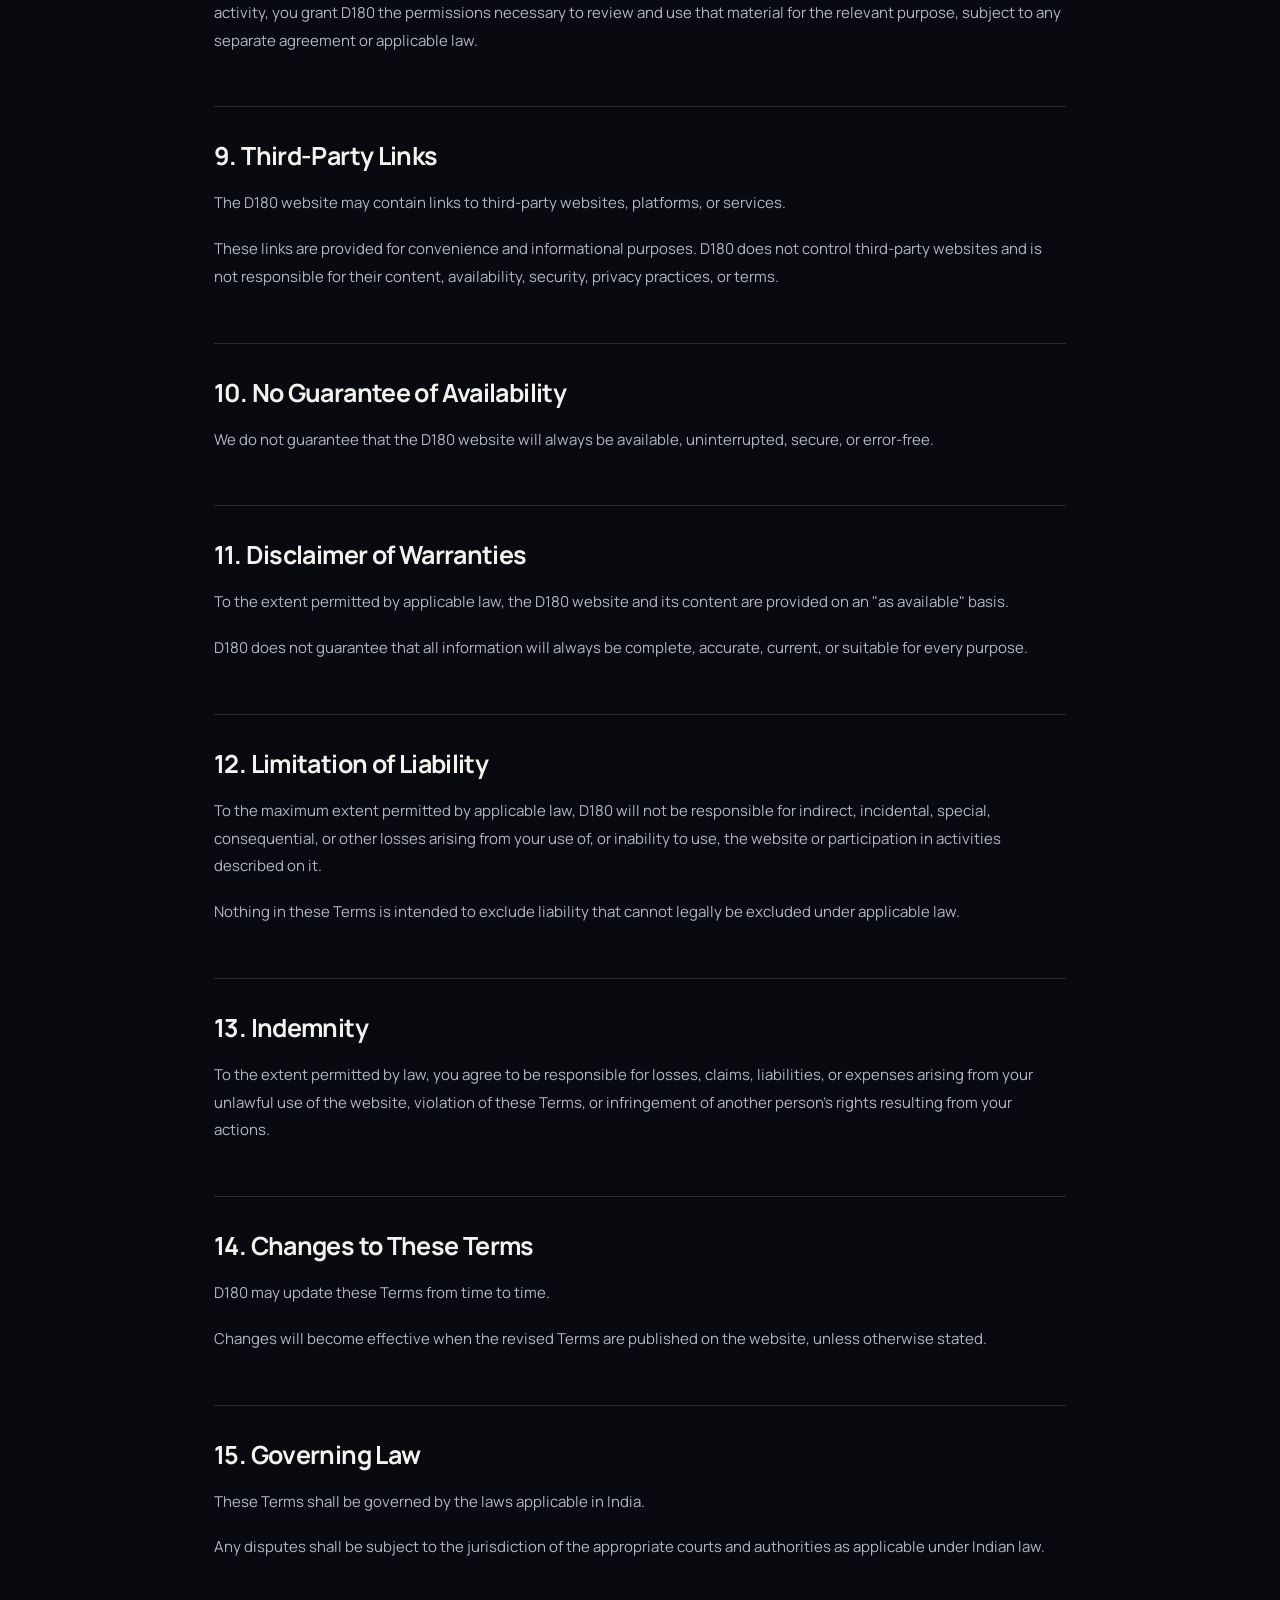
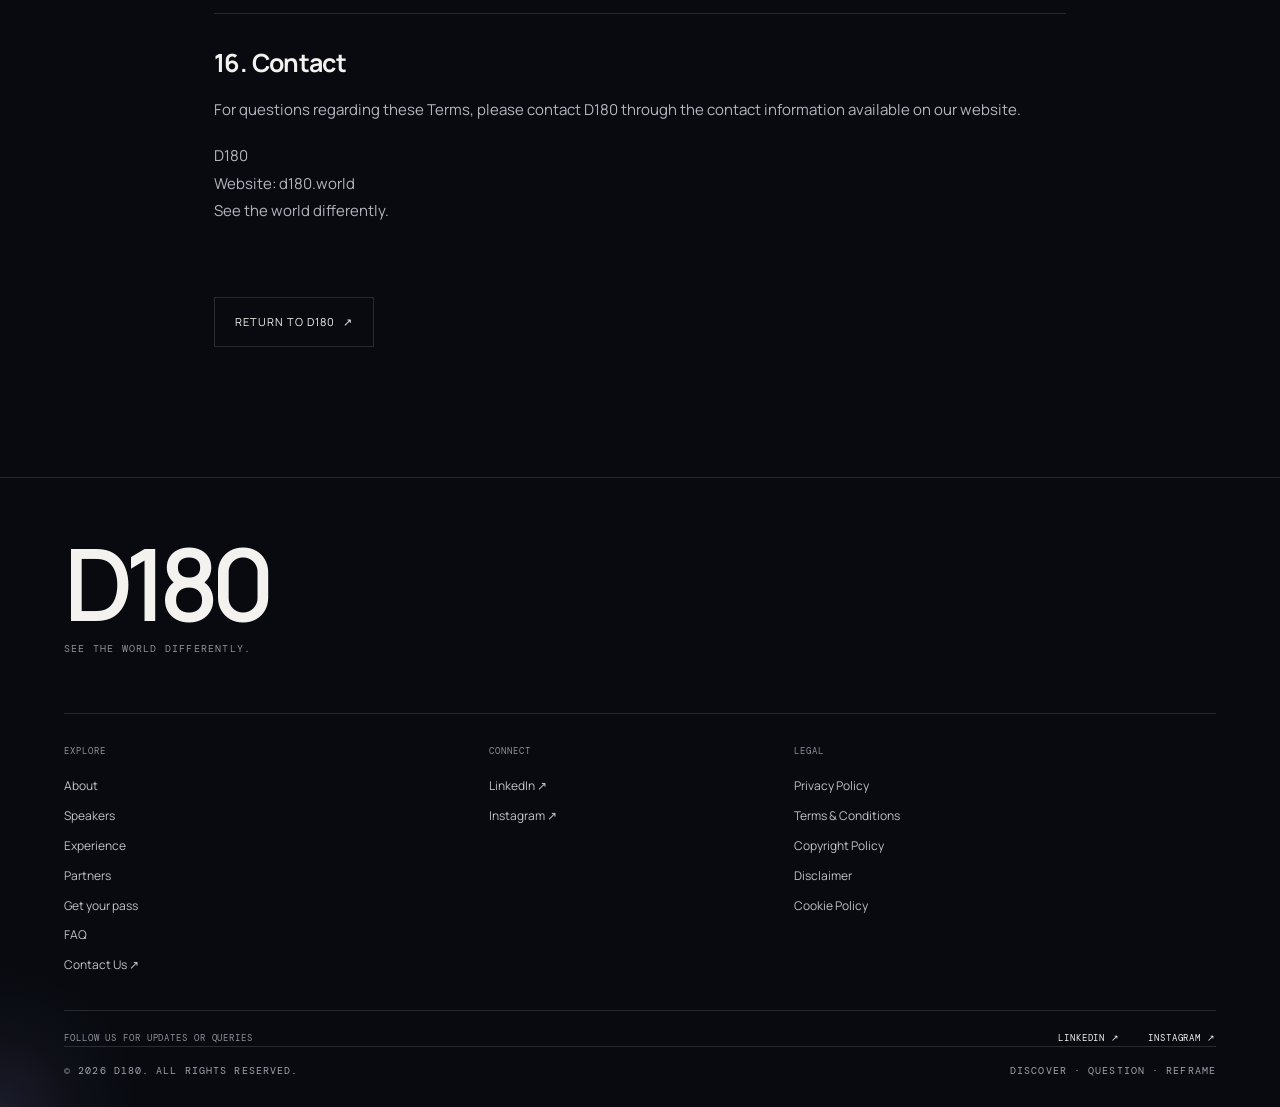
<file: terms.html>
<!DOCTYPE html><html lang="en"><head><meta charset="UTF-8"><meta name="viewport" content="width=device-width, initial-scale=1.0"><meta name="description" content="D180 Terms & Conditions"><meta name="theme-color" content="#080a10"><meta name="robots" content="index,follow"><link rel="icon" type="image/png" sizes="32x32" href="assets/favicon.png"><link rel="apple-touch-icon" href="assets/apple-touch-icon.png"><title>D180 Terms & Conditions</title><link rel="stylesheet" href="styles.css"></head><body><div class="noise"></div><header class="site-header"><a class="brand" href="index.html" aria-label="D180 home"><span class="brand-mark">D</span><span>180</span></a><button class="menu-toggle" aria-label="Open menu" aria-expanded="false"><span></span><span></span></button><nav class="nav"><a href="experience.html">Experience</a><a href="speakers.html">Speakers</a><a href="about.html">About</a><a href="partner.html">Partners</a><a href="index.html#faq">FAQ</a><a class="nav-contact" href="#" data-contact-link>Contact Us <span>↗</span></a><a class="nav-cta" href="pass.html">Get your pass <span>↗</span></a></nav></header><main class="legal-page"><section class="legal-hero"><div class="eyebrow">D180 · LEGAL</div><h1>Terms & Conditions</h1><div class="legal-updated">Last Updated: September 2026</div></section><article class="legal-wrap"><section class="legal-section"><h2>Terms &amp; Conditions</h2><p>Welcome to D180.</p><p>These Terms &amp; Conditions ("Terms") govern your access to and use of the D180 website, content, applications, event information, forms, and related services.</p><p>By accessing or using the D180 website, you agree to these Terms. If you do not agree with these Terms, please do not use the website.</p></section>
<section class="legal-section"><h2>1. About D180</h2><p>D180 is a platform focused on discovery, ideas, experiences, knowledge, and perspectives.</p><p>D180 may organise conferences, talks, conversations, community initiatives, collaborations, and other experiences.</p></section>
<section class="legal-section"><h2>2. Use of the Website</h2><p>You agree to use the D180 website only for lawful purposes.</p><p>You must not:</p><ul><li>Use the website for unlawful or fraudulent purposes</li><li>Attempt to gain unauthorised access to the website or its systems</li><li>Interfere with the website's operation</li><li>Upload malicious software or harmful material</li><li>Impersonate another person or organisation</li><li>Submit false or misleading information</li><li>Copy or reproduce D180 content without appropriate permission</li><li>Use D180 branding without authorisation</li><li>Attempt to disrupt or compromise the website or its security</li></ul></section>
<section class="legal-section"><h2>3. Website Information</h2><p>We aim to provide accurate and current information on the D180 website.</p><p>However, event dates, speakers, schedules, venues, programmes, partnerships, and other details may change.</p><p>D180 reserves the right to modify, postpone, reschedule, cancel, or otherwise change any event, programme, speaker lineup, venue, schedule, or activity where reasonably necessary.</p></section>
<section class="legal-section"><h2>4. Speaker Applications</h2><p>Submitting a speaker application does not guarantee selection or participation.</p><p>D180 may review applications according to its own selection process. Submission of an application does not create an obligation on D180 to select, invite, feature, or otherwise engage with the applicant.</p></section>
<section class="legal-section"><h2>5. Audience Registration</h2><p>Submitting an audience registration or interest form does not automatically guarantee admission to an event.</p><p>Where attendance is limited, D180 may use a registration, invitation, approval, or selection process.</p></section>
<section class="legal-section"><h2>6. Partnerships and Sponsorships</h2><p>Submitting a partnership or sponsorship enquiry does not constitute a binding partnership agreement.</p><p>Any commercial partnership, sponsorship, collaboration, service arrangement, or other commitment will be governed by the applicable written agreement between the parties.</p><p>D180 reserves the right to accept or decline partnership proposals.</p></section>
<section class="legal-section"><h2>7. Intellectual Property</h2><p>Unless otherwise stated, the D180 name, logo, brand identity, website design, written content, graphics, photographs, videos, original event materials, and other creative works created by or for D180 are owned by or licensed to D180 and are protected under applicable intellectual property laws.</p><p>You may not reproduce, distribute, modify, publish, commercially exploit, or create derivative works from D180 materials without prior written permission, except where permitted by law.</p></section>
<section class="legal-section"><h2>8. User-Submitted Content</h2><p>If you submit information, photographs, text, videos, biographies, proposals, or other material to D180, you represent that:</p><ul><li>You have the necessary rights or permissions to submit the material</li><li>The material does not knowingly violate another person's rights</li><li>The material is not unlawful or fraudulent</li><li>The material does not contain malicious software</li></ul><p>Where you provide material for consideration in connection with a D180 event, programme, publication, or promotional activity, you grant D180 the permissions necessary to review and use that material for the relevant purpose, subject to any separate agreement or applicable law.</p></section>
<section class="legal-section"><h2>9. Third-Party Links</h2><p>The D180 website may contain links to third-party websites, platforms, or services.</p><p>These links are provided for convenience and informational purposes. D180 does not control third-party websites and is not responsible for their content, availability, security, privacy practices, or terms.</p></section>
<section class="legal-section"><h2>10. No Guarantee of Availability</h2><p>We do not guarantee that the D180 website will always be available, uninterrupted, secure, or error-free.</p></section>
<section class="legal-section"><h2>11. Disclaimer of Warranties</h2><p>To the extent permitted by applicable law, the D180 website and its content are provided on an "as available" basis.</p><p>D180 does not guarantee that all information will always be complete, accurate, current, or suitable for every purpose.</p></section>
<section class="legal-section"><h2>12. Limitation of Liability</h2><p>To the maximum extent permitted by applicable law, D180 will not be responsible for indirect, incidental, special, consequential, or other losses arising from your use of, or inability to use, the website or participation in activities described on it.</p><p>Nothing in these Terms is intended to exclude liability that cannot legally be excluded under applicable law.</p></section>
<section class="legal-section"><h2>13. Indemnity</h2><p>To the extent permitted by law, you agree to be responsible for losses, claims, liabilities, or expenses arising from your unlawful use of the website, violation of these Terms, or infringement of another person's rights resulting from your actions.</p></section>
<section class="legal-section"><h2>14. Changes to These Terms</h2><p>D180 may update these Terms from time to time.</p><p>Changes will become effective when the revised Terms are published on the website, unless otherwise stated.</p></section>
<section class="legal-section"><h2>15. Governing Law</h2><p>These Terms shall be governed by the laws applicable in India.</p><p>Any disputes shall be subject to the jurisdiction of the appropriate courts and authorities as applicable under Indian law.</p></section>
<section class="legal-section"><h2>16. Contact</h2><p>For questions regarding these Terms, please contact D180 through the contact information available on our website.</p><p>D180<br>Website: d180.world<br>See the world differently.</p></section><div class="legal-back"><a class="button button-outline" href="index.html">Return to D180 <span>↗</span></a></div></article></main><footer class="site-footer"><div class="footer-brand">D180</div><div class="footer-tagline">SEE THE WORLD DIFFERENTLY.</div><div class="footer-columns"><div><div class="footer-heading">Explore</div><div class="footer-links"><a href="about.html">About</a><a href="speakers.html">Speakers</a><a href="experience.html">Experience</a><a href="partner.html">Partners</a><a href="pass.html">Get your pass</a><a href="index.html#faq">FAQ</a><a href="#" data-contact-link>Contact Us ↗</a></div></div><div><div class="footer-heading">Connect</div><div class="footer-links"><a href="https://www.linkedin.com/company/d180/" target="_blank" rel="noopener noreferrer">LinkedIn ↗</a><a href="https://www.instagram.com/d180_official/" target="_blank" rel="noopener noreferrer">Instagram ↗</a></div></div><div><div class="footer-heading">Legal</div><div class="footer-links"><a href="privacy-policy.html">Privacy Policy</a><a href="terms.html">Terms &amp; Conditions</a><a href="copyright.html">Copyright Policy</a><a href="disclaimer.html">Disclaimer</a><a href="cookies.html">Cookie Policy</a></div></div></div><div class="footer-social"><span>FOLLOW US FOR UPDATES OR QUERIES</span><div><a href="https://www.linkedin.com/company/d180/" target="_blank" rel="noopener noreferrer">LinkedIn ↗</a><a href="https://www.instagram.com/d180_official/" target="_blank" rel="noopener noreferrer">Instagram ↗</a></div></div><div class="footer-bottom"><span>© 2026 D180. All Rights Reserved.</span><span>DISCOVER · QUESTION · REFRAME</span></div></footer><script src="script.js"></script></body></html>
</file>
<file: styles.css>
@import url('https://fonts.googleapis.com/css2?family=DM+Mono:wght@400;500&family=Manrope:wght@400;500;600;700&display=swap');

:root{
  --bg:#080a10; --bg2:#0d1018; --text:#f3f2ee; --muted:#a6a8b0;
  --line:rgba(255,255,255,.13); --accent:#b8a9ff; --max:1280px;
}
*{box-sizing:border-box}
html{scroll-behavior:smooth}
body{margin:0;background:var(--bg);color:var(--text);font-family:Manrope,Arial,sans-serif;line-height:1.65}
body.menu-open{overflow:hidden}
a{color:inherit;text-decoration:none}
button{font:inherit}
.noise{position:fixed;inset:0;pointer-events:none;opacity:.035;z-index:100;background-image:url("data:image/svg+xml,%3Csvg viewBox='0 0 180 180' xmlns='http://www.w3.org/2000/svg'%3E%3Cfilter id='n'%3E%3CfeTurbulence type='fractalNoise' baseFrequency='.85' numOctaves='4' stitchTiles='stitch'/%3E%3C/filter%3E%3Crect width='100%25' height='100%25' filter='url(%23n)' opacity='.7'/%3E%3C/svg%3E")}
.site-header{position:fixed;top:0;left:0;right:0;height:82px;z-index:90;display:flex;align-items:center;justify-content:space-between;padding:0 4vw;border-bottom:1px solid rgba(255,255,255,.07);background:rgba(8,10,16,.74);backdrop-filter:blur(16px)}
.brand{font-size:22px;font-weight:700;letter-spacing:-.06em;display:flex;align-items:center;gap:3px}.brand-mark{font-size:26px}
.nav{display:flex;align-items:center;gap:30px;font-size:12px;text-transform:uppercase;letter-spacing:.08em}.nav a{opacity:.8}.nav a:hover{opacity:1}.nav-cta{border:1px solid var(--line);padding:11px 15px;opacity:1!important}.nav-cta span,.button span,.arrow-link span,.text-link span{margin-left:8px}
.menu-toggle{display:none;background:none;border:0;color:white}
.hero{min-height:100vh;padding:150px 7vw 50px;display:flex;flex-direction:column;justify-content:center;position:relative;overflow:hidden;background:radial-gradient(circle at 75% 35%,rgba(92,75,166,.16),transparent 33%),radial-gradient(circle at 10% 75%,rgba(38,89,145,.09),transparent 28%)}
.hero:after{content:"";position:absolute;width:52vw;height:52vw;border:1px solid rgba(184,169,255,.1);border-radius:50%;right:-20vw;top:17vh;pointer-events:none}
.eyebrow,.section-label,.photo-caption,.hero-bottom,.footer-bottom{font-family:"DM Mono",monospace;text-transform:uppercase;letter-spacing:.11em;font-size:10px;color:#9fa2ac}
.hero h1{font-size:clamp(70px,10.7vw,165px);line-height:.9;letter-spacing:-.075em;max-width:1050px;margin:30px 0 35px;font-weight:600}.hero h1 em,.final-cta h2 em{font-family:Georgia,serif;font-weight:400;color:var(--accent)}
.hero-copy{max-width:570px;font-size:18px;color:#c2c3c8}.hero-actions{display:flex;align-items:center;gap:28px;margin-top:30px}.button{display:inline-flex;align-items:center;justify-content:center;padding:15px 20px;border:1px solid var(--line);font-size:11px;text-transform:uppercase;letter-spacing:.09em;transition:.25s}.button:hover{transform:translateY(-2px)}.button-light{background:var(--text);color:var(--bg);border-color:var(--text)}.button-outline:hover{background:var(--text);color:var(--bg)}.text-link,.arrow-link{font-size:12px;text-transform:uppercase;letter-spacing:.08em}.text-link:hover,.arrow-link:hover{color:var(--accent)}
.hero-bottom{position:absolute;bottom:32px;left:7vw;right:7vw;display:flex;justify-content:space-between;border-top:1px solid var(--line);padding-top:14px}
.section{max-width:var(--max);margin:auto;padding:150px 5vw;display:grid;grid-template-columns:22% 1fr;gap:6vw;border-top:1px solid var(--line)}
.section h2{font-size:clamp(48px,6.4vw,90px);line-height:.98;letter-spacing:-.06em;margin:0 0 42px;font-weight:600}.section h2 span{color:#777b87}.section h2 em{font-family:Georgia,serif;font-weight:400;color:var(--accent)}
.large-copy{font-size:clamp(22px,2.3vw,32px);line-height:1.35;max-width:880px;margin:0 0 30px}.section p{color:#b1b3bc;max-width:780px}.manifesto{min-height:720px;align-items:start}
.meaning{grid-template-columns:1fr 1fr;gap:1px;padding-top:0;padding-bottom:0;background:var(--line);max-width:none}.meaning-card{background:var(--bg);padding:110px 8vw;display:grid;grid-template-columns:120px 1fr;gap:30px}.meaning-symbol{font-size:65px;line-height:1;font-weight:600;letter-spacing:-.08em}.meaning-card h3{font-size:20px;letter-spacing:-.02em;margin:13px 0}.meaning-card p{margin:0}
.experience-grid{display:grid;grid-template-columns:repeat(3,1fr);border-top:1px solid var(--line);border-bottom:1px solid var(--line);margin:55px 0 45px}.experience-grid div{padding:30px 18px;border-right:1px solid var(--line)}.experience-grid div:last-child{border-right:0}.experience-grid strong{display:block;font-size:55px;letter-spacing:-.06em;line-height:1}.experience-grid span{font-family:"DM Mono",monospace;font-size:9px;letter-spacing:.12em;color:#8f929c}
.speaker-call,.partner-call{min-height:700px}.speaker-call h2,.partner-call h2{font-size:clamp(58px,7vw,105px)}
.founder-layout{display:grid;grid-template-columns:minmax(300px, .92fr) 1fr;gap:7vw}.founder-photo-wrap{align-self:start;position:sticky;top:120px}.founder-photo{width:100%;aspect-ratio:4/5;object-fit:cover;object-position:center 30%;filter:saturate(.82);display:block}.photo-caption{display:flex;justify-content:space-between;border-bottom:1px solid var(--line);padding:11px 0}.founder-story h2{font-size:clamp(45px,5vw,72px);margin-top:28px}.founder-story p{font-size:17px;line-height:1.85;color:#bfc0c7}.arrow-link{display:inline-block;margin-top:25px;border-bottom:1px solid var(--line);padding-bottom:8px}
.mission-grid{display:grid;grid-template-columns:1fr 1fr;gap:5vw}.mission-grid article{border-top:1px solid var(--line);padding-top:25px}.mission-grid h3{font-size:30px;line-height:1.25;letter-spacing:-.035em;font-weight:500}.mission-grid p{font-size:16px}
.faq-tabs{display:flex;border-bottom:1px solid var(--line);margin:45px 0 0}.faq-tab{background:none;color:#777b86;border:0;border-bottom:1px solid transparent;padding:14px 22px 14px 0;margin-right:28px;text-transform:uppercase;letter-spacing:.09em;font-size:10px;cursor:pointer}.faq-tab.active{color:var(--text);border-bottom-color:var(--accent)}.faq-panel{display:none}.faq-panel.active{display:block}.faq-panel details{border-bottom:1px solid var(--line)}.faq-panel summary{list-style:none;cursor:pointer;padding:24px 40px 24px 0;font-size:16px;position:relative}.faq-panel summary::-webkit-details-marker{display:none}.faq-panel summary:after{content:"+";position:absolute;right:0;font-size:22px;color:#8f929c}.faq-panel details[open] summary:after{content:"−";color:var(--accent)}.faq-panel details p{font-size:14px;max-width:800px;padding:0 0 25px;margin:0;color:#9ea0a9}.faq-cta{padding-top:10px}
.final-cta{padding:180px 7vw;background:linear-gradient(120deg,#10131c,#171227);text-align:center;border-top:1px solid var(--line)}.final-cta h2{font-size:clamp(65px,9vw,135px);line-height:.88;letter-spacing:-.07em;margin:25px auto 45px}.final-cta .hero-actions{justify-content:center}
.site-footer{padding:55px 5vw 28px;border-top:1px solid var(--line)}.footer-brand{font-size:100px;line-height:1;letter-spacing:-.08em;font-weight:600}.footer-tagline{font-family:"DM Mono",monospace;font-size:10px;letter-spacing:.12em;color:#8e919b;margin-top:8px}.footer-links{display:flex;gap:28px;text-transform:uppercase;letter-spacing:.08em;font-size:10px;margin:55px 0}.footer-links a:hover{color:var(--accent)}.footer-bottom{display:flex;justify-content:space-between;border-top:1px solid var(--line);padding-top:16px}
.page-hero{min-height:70vh;padding:170px 7vw 100px;display:flex;flex-direction:column;justify-content:end;background:radial-gradient(circle at 75% 30%,rgba(105,87,190,.13),transparent 30%)}.page-hero h1{font-size:clamp(65px,10vw,145px);line-height:.9;letter-spacing:-.075em;margin:25px 0}.page-hero h1 em{font-family:Georgia,serif;font-weight:400;color:var(--accent)}.page-intro{font-size:20px;color:#b8bac2;max-width:680px}
.content-section{max-width:1100px;margin:auto;padding:110px 5vw;border-top:1px solid var(--line)}.content-section h2{font-size:clamp(40px,5vw,65px);line-height:1;letter-spacing:-.05em}.content-section h3{font-size:25px;letter-spacing:-.03em}.content-section p{color:#b2b4bd;font-size:16px;line-height:1.8}.two-col{display:grid;grid-template-columns:1fr 1fr;gap:7vw}.quote{font-family:Georgia,serif;font-size:clamp(32px,4vw,55px);line-height:1.15;color:#e7e5df}.number-list{display:grid;grid-template-columns:1fr 1fr;gap:1px;background:var(--line);margin-top:45px}.number-item{background:var(--bg);padding:35px}.number-item b{font-family:"DM Mono",monospace;color:var(--accent);font-size:11px}.number-item h3{margin:15px 0 8px}.form-card{border:1px solid var(--line);padding:50px;background:var(--bg2);margin-top:50px}.form-card h3{font-size:30px;margin-top:0}.form-card .button{margin-top:15px}
.speakers-brief{max-width:900px}.speakers-brief h2{font-size:clamp(48px,6vw,80px);line-height:.95;letter-spacing:-.06em}.looking-grid{display:grid;grid-template-columns:repeat(2,1fr);border-top:1px solid var(--line);margin-top:55px}.looking-grid div{padding:25px 0;border-bottom:1px solid var(--line);font-size:19px}.looking-grid span{font-family:"DM Mono",monospace;color:var(--accent);font-size:10px;margin-right:18px}
@media(max-width:800px){
  .site-header{height:70px;padding:0 6vw}.menu-toggle{display:flex;flex-direction:column;gap:6px;z-index:92}.menu-toggle span{display:block;width:23px;height:1px;background:white}.nav{position:fixed;inset:70px 0 0;background:var(--bg);display:flex;flex-direction:column;align-items:flex-start;justify-content:center;padding:12vw;gap:28px;font-size:18px;transform:translateX(100%);transition:.3s}.nav.open{transform:translateX(0)}.nav-cta{padding:13px 16px}
  .hero{padding:130px 6vw 45px}.hero h1{font-size:18vw}.hero-copy{font-size:16px}.hero-actions{align-items:flex-start;flex-direction:column;gap:20px}.hero-bottom{left:6vw;right:6vw;gap:15px;flex-direction:column}.section{display:block;padding:100px 6vw}.section-label{margin-bottom:35px}.section h2{font-size:14vw}.meaning{display:block;padding:0}.meaning-card{padding:70px 6vw;display:block}.meaning-symbol{margin-bottom:35px}.experience-grid{margin:35px 0}.experience-grid strong{font-size:40px}.speaker-call h2,.partner-call h2{font-size:14vw}.founder-layout,.mission-grid,.two-col{display:block}.founder-photo-wrap{position:static;margin-bottom:50px}.founder-story p{font-size:15px}.mission-grid article+article{margin-top:60px}.number-list,.looking-grid{grid-template-columns:1fr}.final-cta{padding:130px 6vw}.final-cta h2{font-size:16vw}.footer-brand{font-size:70px}.footer-links{flex-wrap:wrap}.footer-bottom{flex-direction:column;gap:12px}
}

/* D180 final polish */
.page-kicker{max-width:760px}.split-rule{border-top:1px solid var(--line);padding-top:20px}.mini-list{display:grid;grid-template-columns:repeat(2,1fr);gap:1px;background:var(--line);margin-top:45px}.mini-list div{background:var(--bg);padding:28px}.mini-list b{font-family:"DM Mono",monospace;font-size:10px;color:var(--accent);letter-spacing:.1em}.mini-list h3{margin:12px 0 6px}.mini-list p{margin:0}.full-story p{font-size:17px;line-height:1.85;color:#bfc0c7}.contact-line{font-family:"DM Mono",monospace;font-size:11px;letter-spacing:.08em;color:#aaa}.partner-cats{display:grid;grid-template-columns:repeat(2,1fr);gap:1px;background:var(--line);margin-top:45px}.partner-cats article{background:var(--bg);padding:28px}.partner-cats h3{margin:10px 0 6px}.partner-cats p{margin:0}.partner-cats span{font-family:"DM Mono",monospace;color:var(--accent);font-size:10px}.faq-panel details p{line-height:1.7}.external-note{font-family:"DM Mono",monospace;font-size:9px;letter-spacing:.1em;text-transform:uppercase;color:#777b86;margin-top:18px}@media(max-width:800px){.mini-list,.partner-cats{grid-template-columns:1fr}}


/* D180 interaction layer: subtle, cinematic and lightweight */
body{overflow-x:hidden}
.scroll-progress{position:fixed;top:0;left:0;width:0;height:2px;background:var(--accent);z-index:120;transition:width .08s linear}
.cursor-glow{position:fixed;width:280px;height:280px;border-radius:50%;pointer-events:none;z-index:1;transform:translate(-50%,-50%);background:radial-gradient(circle,rgba(184,169,255,.11) 0,rgba(184,169,255,.035) 35%,transparent 70%);opacity:0;transition:opacity .25s ease;mix-blend-mode:screen}
.reveal{opacity:0;transform:translateY(28px);transition:opacity .9s ease,transform .9s cubic-bezier(.2,.7,.2,1)}
.reveal.is-visible{opacity:1;transform:none}
[data-reveal]{opacity:0;transform:translateY(24px);transition:opacity .8s ease,transform .8s cubic-bezier(.2,.7,.2,1)}
[data-reveal].is-visible{opacity:1;transform:none}
.hero h1 .word{display:inline-block;opacity:0;transform:translateY(30px);animation:heroWord .9s cubic-bezier(.2,.7,.2,1) forwards}
.hero h1 .word:nth-child(2){animation-delay:.12s}.hero h1 .word:nth-child(3){animation-delay:.24s}.hero h1 .word:nth-child(4){animation-delay:.36s}
@keyframes heroWord{to{opacity:1;transform:none}}
.button,.nav a,.text-link,.arrow-link,.brand{transition:transform .25s ease,opacity .25s ease,color .25s ease,border-color .25s ease,background-color .25s ease}
.button[data-magnetic],.nav-cta{will-change:transform}
.experience-stats-section{padding-top:35px;padding-bottom:35px}
.stat-card{position:relative;overflow:hidden;transition:transform .35s cubic-bezier(.2,.7,.2,1),background .35s ease}
.stat-card:before{content:"";position:absolute;inset:0;background:radial-gradient(circle at var(--mx,50%) var(--my,50%),rgba(184,169,255,.10),transparent 42%);opacity:0;transition:opacity .35s ease}
.stat-card:hover:before{opacity:1}
.stat-card strong,.stat-card span{position:relative;z-index:1}
.stat-card strong{font-variant-numeric:tabular-nums}
.founder-photo-wrap{transition:transform .4s ease}
.founder-photo{transition:transform .8s cubic-bezier(.2,.7,.2,1),filter .5s ease}.founder-photo-wrap:hover .founder-photo{transform:scale(1.025);filter:saturate(1)}
.looking-grid div,.number-item,.meaning-card,.mission-grid article{transition:transform .35s ease,border-color .35s ease,background .35s ease}
.looking-grid div:hover{transform:translateX(7px);color:var(--text)}
.number-item:hover,.meaning-card:hover{background:#0f121b}
.faq-tab{transition:color .25s ease,border-color .25s ease,transform .25s ease}.faq-tab:hover{transform:translateY(-2px);color:var(--text)}
.faq-panel details summary{transition:color .25s ease,padding-left .25s ease}.faq-panel details summary:hover{color:var(--text);padding-left:5px}
.page-hero{position:relative;overflow:hidden}.page-hero:after{content:"";position:absolute;width:42vw;height:42vw;border:1px solid rgba(184,169,255,.08);border-radius:50%;right:-17vw;bottom:-23vw;pointer-events:none;transform:translate3d(var(--parallax-x,0),var(--parallax-y,0),0)}
.page-transition{position:fixed;inset:0;background:var(--bg);z-index:200;pointer-events:none;opacity:1;animation:pageIn .65s ease forwards}@keyframes pageIn{to{opacity:0}}
@media (pointer:fine){body{cursor:default}.cursor-glow{opacity:1}.nav a:hover,.button:hover,.text-link:hover,.arrow-link:hover{transform:translateY(-2px)}}
@media (prefers-reduced-motion:reduce){html{scroll-behavior:auto}.reveal,[data-reveal],.hero h1 .word{opacity:1!important;transform:none!important;animation:none!important}.cursor-glow{display:none}.page-transition{display:none}.button,.nav a,.text-link,.arrow-link,.stat-card,.founder-photo{transition:none!important}}
@media(max-width:800px){.cursor-glow{display:none}.experience-stats-section{padding-top:15px;padding-bottom:15px}.experience-grid{grid-template-columns:1fr}.experience-grid div{border-right:0;border-bottom:1px solid var(--line)}.experience-grid div:last-child{border-bottom:0}.page-hero:after{width:70vw;height:70vw}}


/* Final content polish */
.footer-social{display:flex;justify-content:space-between;align-items:center;gap:30px;border-top:1px solid var(--line);padding:20px 0 0;font-family:"DM Mono",monospace;font-size:9px;letter-spacing:.1em;text-transform:uppercase;color:#8e919b}.footer-social>div{display:flex;gap:28px}.footer-social a{color:var(--text);transition:color .25s ease,transform .25s ease}.footer-social a:hover{color:var(--accent);transform:translateY(-2px)}.partner-cat-wide{grid-column:1 / -1}.hero-actions{flex-wrap:wrap}
@media(max-width:800px){.footer-social{display:block}.footer-social>div{margin-top:16px;display:flex;flex-wrap:wrap;gap:20px}.partner-cat-wide{grid-column:auto}.hero-actions{flex-wrap:nowrap}}


/* D180 footer and legal layer. Existing visual identity preserved. */
.footer-columns{display:grid;grid-template-columns:1.2fr .8fr 1.4fr;gap:5vw;margin:55px 0 35px;padding-top:30px;border-top:1px solid var(--line)}
.footer-heading{font-family:"DM Mono",monospace;text-transform:uppercase;letter-spacing:.11em;font-size:9px;color:#8e919b;margin-bottom:18px}
.footer-columns .footer-links{display:flex;flex-direction:column;gap:10px;margin:0;text-transform:none;letter-spacing:0;font-size:12px}
.footer-columns .footer-links a{color:#c2c3c8;width:max-content;max-width:100%}
.footer-columns .footer-links a:hover{color:var(--accent)}
.nav-contact{border:1px solid rgba(255,255,255,.10);padding:10px 13px}
.nav-contact span{margin-left:7px}
.privacy-note{font-family:"DM Mono",monospace!important;text-transform:none!important;letter-spacing:.02em!important;font-size:10px!important;line-height:1.7!important;color:#777b86!important;margin-top:18px!important;max-width:560px!important}
.privacy-note a{color:#c8c3ff;text-decoration:underline;text-underline-offset:3px}
.legal-page{min-height:100vh}
.legal-hero{min-height:52vh;padding:165px 7vw 80px;display:flex;flex-direction:column;justify-content:end;background:radial-gradient(circle at 75% 30%,rgba(105,87,190,.13),transparent 30%);border-bottom:1px solid var(--line)}
.legal-hero h1{font-size:clamp(58px,8vw,120px);line-height:.92;letter-spacing:-.07em;margin:24px 0 18px;font-weight:600}
.legal-updated{font-family:"DM Mono",monospace;text-transform:uppercase;letter-spacing:.1em;font-size:10px;color:#8e919b}
.legal-wrap{max-width:980px;margin:0 auto;padding:80px 5vw 130px}
.legal-intro{font-size:18px!important;line-height:1.8!important;color:#c0c1c8!important;max-width:820px!important}
.legal-section{padding:34px 0;border-top:1px solid var(--line)}
.legal-section:first-child{border-top:0}
.legal-section h2{font-size:25px!important;line-height:1.2!important;letter-spacing:-.025em!important;margin:0 0 18px!important}
.legal-section h3{font-size:18px!important;line-height:1.35!important;margin:28px 0 12px!important}
.legal-section p{font-size:15px!important;line-height:1.85!important;color:#b4b6bf!important;max-width:860px!important;margin:0 0 18px!important}
.legal-section ul{margin:10px 0 20px;padding-left:22px;color:#b4b6bf}
.legal-section li{font-size:15px;line-height:1.8;margin:7px 0;padding-left:4px}
.legal-back{margin-top:20px}
.legal-back .button{margin-top:0}
@media(max-width:800px){
 .footer-columns{grid-template-columns:1fr;gap:34px;margin:45px 0 30px}
 .footer-columns .footer-links{gap:11px}
 .nav-contact{padding:0;border:0}
 .legal-hero{min-height:48vh;padding:125px 6vw 65px}
 .legal-hero h1{font-size:16vw}
 .legal-wrap{padding:55px 6vw 90px}
 .legal-section{padding:28px 0}
 .legal-section h2{font-size:22px!important}
 .legal-section p,.legal-section li{font-size:14px!important;line-height:1.8!important}
}
/* =========================================================
   D180 MOBILE NAVIGATION
   Final mobile menu fix
   ========================================================= */

@media (max-width: 800px) {

  /* Keep the header above everything */
  .site-header {
    position: fixed;
    top: 0;
    left: 0;
    right: 0;
    height: 72px;
    z-index: 1000;
  }

  /* Hamburger */
  .menu-toggle {
    display: flex;
    position: relative;
    z-index: 1100;
    flex-direction: column;
    gap: 6px;
    cursor: pointer;
  }

  .menu-toggle span {
    display: block;
    width: 23px;
    height: 1px;
    background: #fff;
  }

  /* MOBILE MENU */
  .site-header .nav {
    position: fixed !important;

    top: 72px !important;
    left: 0 !important;
    right: 0 !important;
    bottom: 0 !important;

    width: 100vw !important;

    /* Fill everything below the header */
    height: calc(100vh - 72px) !important;
    min-height: calc(100vh - 72px) !important;
    max-height: none !important;

    margin: 0 !important;

    display: flex !important;
    flex-direction: column !important;
    align-items: flex-start !important;
    justify-content: flex-start !important;

    padding: 55px 8vw 40px !important;

    gap: 0 !important;

    background: #080a10 !important;

    overflow-y: auto !important;
    overflow-x: hidden !important;

    z-index: 1050 !important;

    /* Closed state */
    visibility: hidden !important;
    opacity: 0 !important;
    pointer-events: none !important;

    transform: translateX(100%) !important;

    transition:
      transform 0.3s ease,
      opacity 0.2s ease,
      visibility 0s linear 0.3s !important;
  }

  /* OPEN MENU */
  .site-header .nav.open {
    visibility: visible !important;
    opacity: 1 !important;
    pointer-events: auto !important;

    transform: translateX(0) !important;

    transition:
      transform 0.3s ease,
      opacity 0.2s ease,
      visibility 0s linear 0s !important;
  }

  /* Every menu item gets its own row */
  .site-header .nav > a {
    position: relative !important;

    display: flex !important;
    align-items: center !important;

    width: 100% !important;
    min-height: 72px !important;

    flex: 0 0 auto !important;

    margin: 0 !important;
    padding: 0 !important;

    border-bottom: 1px solid var(--line);

    font-size: 20px !important;
    line-height: 1.2 !important;

    white-space: nowrap !important;
  }

  /* Last normal link */
  .site-header .nav > a:nth-last-child(2) {
    border-bottom: 1px solid var(--line);
  }

  /* Get Your Pass button */
  .site-header .nav .nav-cta {
    display: flex !important;
    align-items: center !important;
    justify-content: space-between !important;

    width: 100% !important;

    min-height: 70px !important;

    margin-top: 32px !important;

    padding: 0 18px !important;

    border: 1px solid var(--line) !important;

    flex: 0 0 auto !important;
  }

  /* Stop the page underneath from scrolling */
  body.menu-open {
    overflow: hidden !important;
    height: 100vh !important;
    touch-action: none !important;
  }
}
</file>
